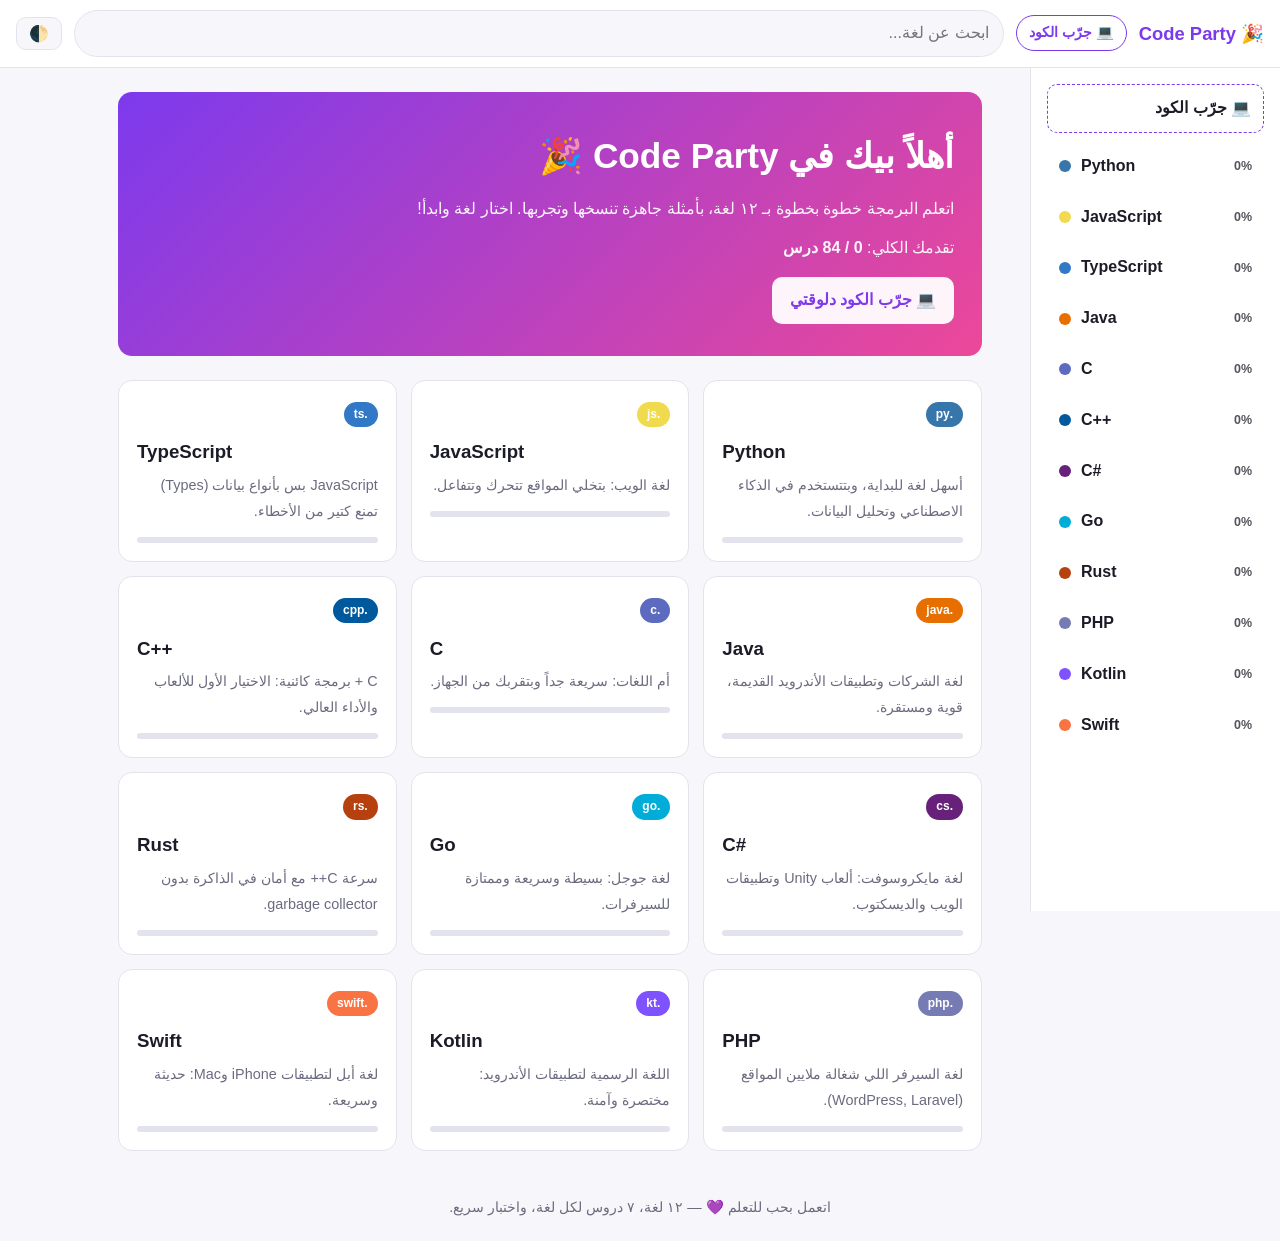
<file: index.html>
<!doctype html>
<html lang="ar" dir="rtl">
<head>
  <meta charset="utf-8">
  <meta name="viewport" content="width=device-width, initial-scale=1">
  <title>Code Party | تعلم البرمجة بـ ١٢ لغة</title>
  <meta name="description" content="موقع عربي لتعلم البرمجة: Python, JavaScript, TypeScript, Java, C, C++, C#, Go, Rust, PHP, Kotlin, Swift">
  <link rel="stylesheet" href="style.css">
</head>
<body>
  <header class="topbar">
    <button id="menuBtn" class="icon-btn" aria-label="القائمة">☰</button>
    <a class="brand" href="#/">🎉 Code Party</a>
    <a class="play-link" href="#/play/python">💻 جرّب الكود</a>
    <input id="search" type="search" placeholder="ابحث عن لغة..." aria-label="بحث">
    <button id="themeBtn" class="icon-btn" aria-label="تغيير الثيم">🌓</button>
  </header>

  <div class="layout">
    <aside id="sidebar" class="sidebar">
      <nav id="langList" aria-label="اللغات"></nav>
    </aside>
    <main id="content" class="content" tabindex="-1"></main>
  </div>

  <footer class="footer">
    اتعمل بحب للتعلم 💜 — ١٢ لغة، ٧ دروس لكل لغة، واختبار سريع.
  </footer>

  <script src="data.js"></script>
  <script src="playground.js"></script>
  <script src="app.js"></script>
</body>
</html>
</file>
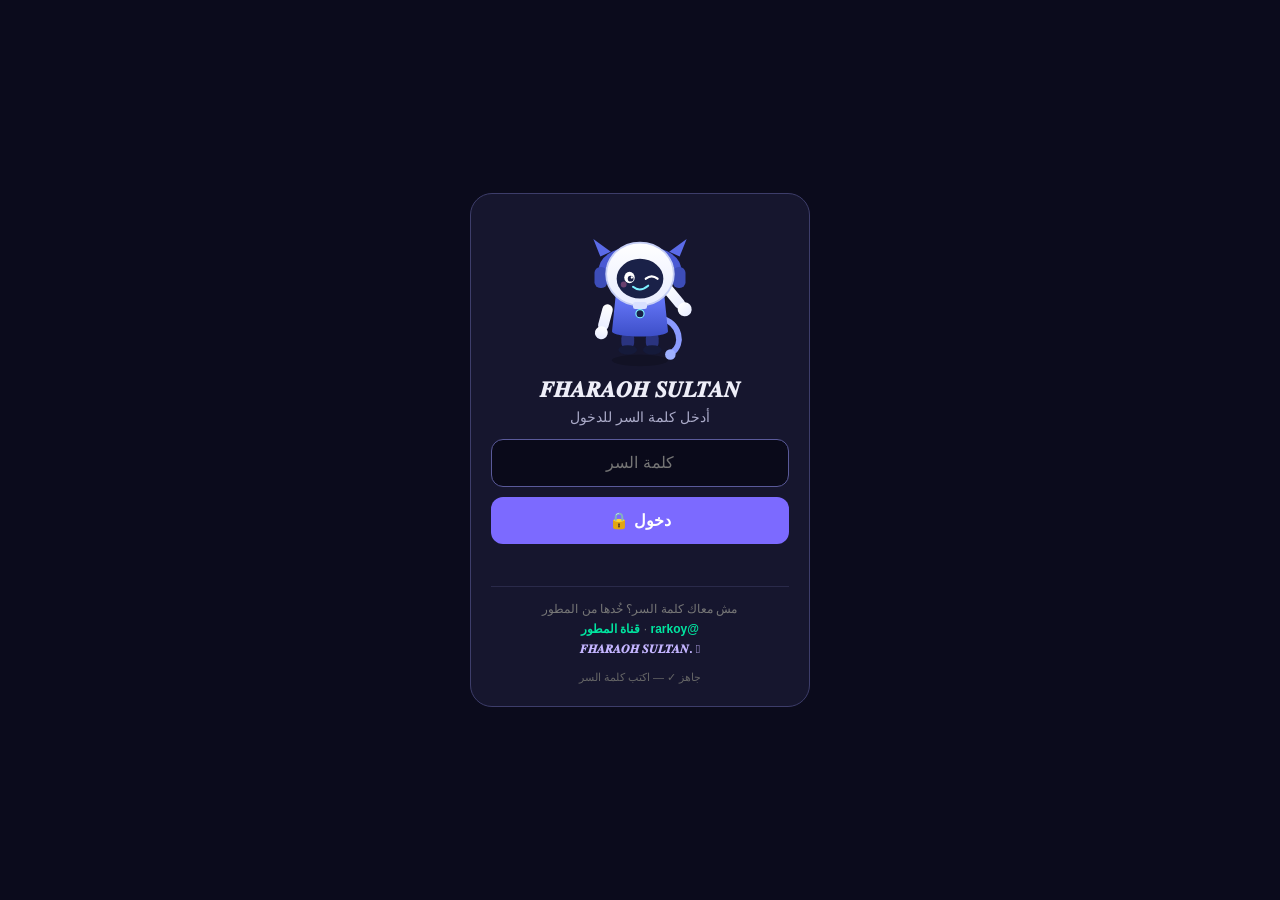
<file: portal.html>
<!DOCTYPE html>
<html lang="ar" dir="rtl">
<head>
<meta charset="utf-8">
<meta name="viewport" content="width=device-width,initial-scale=1,viewport-fit=cover,maximum-scale=1">
<meta name="theme-color" content="#0b0b1c">
<title>Portal</title>
<style>
html,body{margin:0;padding:0;min-height:100%;background:#0b0b1c;color:#eeeef8;font-family:Tahoma,Arial,sans-serif}
#gate{position:fixed;left:0;right:0;top:0;bottom:0;display:block;overflow:auto;background:#0b0b1c;z-index:99}
.wrap{min-height:100vh;min-height:100dvh;display:flex;align-items:center;justify-content:center;padding:20px;box-sizing:border-box}
.box{width:100%;max-width:340px;background:#16162e;border:1px solid #3d3d6a;border-radius:22px;padding:20px;text-align:center;box-sizing:border-box}
.bot{width:140px;height:155px;margin:0 auto 8px;display:block}
h1{font-size:22px;margin:6px 0;font-weight:800}
.sub{color:#aaaac8;font-size:14px;margin-bottom:14px}
#pw{width:100%;padding:14px;border-radius:12px;border:1px solid #5a5a9a;background:#0a0a1a;color:#fff;font-size:16px;text-align:center;box-sizing:border-box;outline:none}
#go{width:100%;margin-top:10px;padding:14px;border:0;border-radius:12px;background:#7c6aff;color:#fff;font-size:16px;font-weight:800}
#err{color:#ff6b8a;min-height:20px;margin-top:8px;font-size:13px;font-weight:700}
.hint{margin-top:14px;padding-top:12px;border-top:1px solid #2a2a4a;font-size:12px;color:#777;line-height:1.7}
.hint a{color:#00e5a0;font-weight:700;text-decoration:none}
#app{display:none;max-width:1100px;margin:0 auto;padding:12px}
.side{background:#121228;border:1px solid #2a2a4a;border-radius:14px;padding:10px;margin-bottom:12px}
.tabs{display:flex;gap:6px;flex-wrap:wrap;margin:8px 0}
.tab{padding:8px 10px;border-radius:10px;border:1px solid #2a2a4a;background:transparent;color:#bbb;font-weight:700;font-size:12px}
.tab.on{background:rgba(124,106,255,.25);color:#fff;border-color:#7c6aff}
.search{width:100%;padding:10px;border-radius:10px;border:1px solid #2a2a4a;background:#0a0a1a;color:#fff;font-size:16px;box-sizing:border-box}
.chrow{display:flex;gap:8px;align-items:center;padding:10px;margin-top:6px;border-radius:10px;background:#181830;border:1px solid transparent}
.chrow.on{border-color:#7c6aff;background:rgba(124,106,255,.2)}
.badge{width:28px;height:28px;border-radius:8px;background:rgba(124,106,255,.25);color:#c4b5ff;display:flex;align-items:center;justify-content:center;font-weight:800;flex-shrink:0}
.qi{background:#14142a;border:1px solid #2a2a4a;border-radius:12px;padding:12px;margin:8px 0}
.qt{color:#c4b5ff;font-weight:800;margin-bottom:6px}
.qa{background:#080814;border-radius:8px;padding:10px;color:#7dd3fc;white-space:pre-wrap;word-break:break-word;position:relative;font-size:14px;line-height:1.6}
.qa.code{direction:ltr;text-align:left;font-family:monospace;font-size:12px}
.cp{position:absolute;top:6px;left:6px;padding:3px 8px;border-radius:6px;border:1px solid #333;background:#222;color:#ccc;font-size:11px}
.empty{text-align:center;color:#777;padding:24px}
.hb{display:inline-block;padding:8px 12px;border-radius:10px;background:rgba(124,106,255,.25);color:#c4b5ff;text-decoration:none;font-weight:800;font-size:13px;border:0}
.modal{position:fixed;left:0;right:0;top:0;bottom:0;background:rgba(0,0,0,.7);display:none;align-items:center;justify-content:center;padding:16px;z-index:100}
.modal.on{display:flex}
.mbox{background:#14142a;border:1px solid #333;border-radius:14px;padding:16px;max-width:420px;width:100%;max-height:85vh;overflow:auto}
#boot{color:#666;font-size:11px;margin-top:8px}
</style>
</head>
<body>
<div id="gate">
  <div class="wrap">
    <div class="box">
      <svg class="bot" viewBox="0 0 240 260" xmlns="http://www.w3.org/2000/svg"><defs><linearGradient id="a" x1="0" y1="0" x2="0" y2="1"><stop offset="0%" stop-color="#fff"/><stop offset="100%" stop-color="#e8ecff"/></linearGradient><linearGradient id="b" x1="0" y1="0" x2="0" y2="1"><stop offset="0%" stop-color="#6b7cff"/><stop offset="100%" stop-color="#3d4fc8"/></linearGradient></defs><ellipse cx="120" cy="248" rx="48" ry="10" fill="#000" opacity=".2"/><path d="M155 175 C190 185 195 220 175 235" stroke="#8b9bff" stroke-width="10" fill="none" stroke-linecap="round"/><circle cx="172" cy="238" r="9" fill="#9eb0ff"/><rect x="88" y="200" width="22" height="28" rx="10" fill="#2a3480"/><rect x="130" y="200" width="22" height="28" rx="10" fill="#2a3480"/><ellipse cx="99" cy="230" rx="16" ry="8" fill="#151a3a"/><ellipse cx="141" cy="230" rx="16" ry="8" fill="#151a3a"/><path d="M78 140 C78 128 162 128 162 140 L168 198 C168 210 72 210 72 198 Z" fill="url(#b)"/><circle cx="120" cy="168" r="7" fill="#1a2148" stroke="#7cf0ff" stroke-width="2"/><g transform="translate(58 150) rotate(15)"><rect width="18" height="46" rx="9" fill="url(#a)"/><circle cx="9" cy="50" r="11" fill="url(#a)"/></g><g transform="translate(155 125) rotate(-40)"><rect width="18" height="50" rx="9" fill="url(#a)"/><circle cx="9" cy="54" r="12" fill="url(#a)"/></g><path d="M55 95 C55 45 185 45 185 95" stroke="#4a5ad4" stroke-width="12" fill="none" stroke-linecap="round"/><path d="M52 70 L40 40 L70 62 Z" fill="#5b6be8"/><path d="M188 70 L200 40 L170 62 Z" fill="#5b6be8"/><rect x="42" y="88" width="22" height="36" rx="10" fill="#3d4db8"/><rect x="176" y="88" width="22" height="36" rx="10" fill="#3d4db8"/><ellipse cx="120" cy="100" rx="58" ry="54" fill="url(#a)" stroke="#c5cef5" stroke-width="3"/><ellipse cx="120" cy="108" rx="40" ry="34" fill="#1a2148"/><ellipse cx="102" cy="106" rx="9" ry="10" fill="#fff"/><circle cx="104" cy="108" r="5" fill="#1a2148"/><circle cx="106" cy="106" r="2" fill="#fff"/><path d="M130 108 Q140 100 150 108" stroke="#fff" stroke-width="4" fill="none" stroke-linecap="round"/><path d="M108 122 Q120 132 134 120" stroke="#7cf0ff" stroke-width="3.5" fill="none" stroke-linecap="round"/><circle cx="92" cy="118" r="5" fill="#ff7ab6" opacity=".35"/><rect x="108" y="148" width="24" height="12" rx="4" fill="#d9e0ff"/></svg>
      <h1>𝑭𝑯𝑨𝑹𝑨𝑶𝑯 𝑺𝑼𝑳𝑻𝑨𝑵</h1>
      <div class="sub">أدخل كلمة السر للدخول</div>
      <input id="pw" type="text" placeholder="كلمة السر" autocomplete="off" autocapitalize="off" spellcheck="false">
      <button id="go" type="button">دخول 🔒</button>
      <div id="err"></div>
      <div class="hint">
        مش معاك كلمة السر؟ خُدها من المطور<br>
        <a href="https://t.me/rarkoy" target="_blank" rel="noopener">@rarkoy</a>
        ·
        <a href="https://t.me/FROAN88" target="_blank" rel="noopener">قناة المطور</a><br>
        <b style="color:#c4b5ff">𝑭𝑯𝑨𝑹𝑨𝑶𝑯 𝑺𝑼𝑳𝑻𝑨𝑵. 𖣈</b>
        <div id="boot">جاري تجهيز الصفحة...</div>
      </div>
    </div>
  </div>
</div>

<div id="app">
  <div class="side">
    <div style="display:flex;justify-content:space-between;align-items:center;gap:8px;margin-bottom:8px">
      <b>𝑭𝑯𝑨𝑹𝑨𝑶𝑯 — إجابات الفصول</b>
      <button type="button" class="hb" id="helpBtn">❓</button>
    </div>
    <input class="search" id="q" type="search" placeholder="ابحث عن فصل...">
    <div class="tabs" id="tabs">
      <button type="button" class="tab on" data-s="js">JavaScript</button>
      <button type="button" class="tab" data-s="py">Python</button>
      <button type="button" class="tab" data-s="fin">الثقافة المالية</button>
    </div>
    <div id="list"></div>
  </div>
  <div style="display:flex;justify-content:space-between;align-items:center;gap:8px;margin-bottom:8px;flex-wrap:wrap">
    <h2 id="title" style="font-size:18px;margin:0">اختر فصل</h2>
    <a class="hb" href="https://t.me/rarkoy" target="_blank" rel="noopener">✈️ تواصل</a>
  </div>
  <div id="panel"><div class="empty">اختار فصل من القائمة</div></div>
  <div style="margin-top:20px;text-align:center;color:#777;font-size:12px;line-height:1.8">
    <b style="color:#c4b5ff">𝑭𝑯𝑨𝑹𝑨𝑶𝑯 𝑺𝑼𝑳𝑻𝑨𝑵. 𖣈</b><br>
    <a href="https://t.me/rarkoy" target="_blank" rel="noopener" style="color:#00e5a0">@rarkoy</a>
  </div>
</div>

<div class="modal" id="helpModal">
  <div class="mbox">
    <h3 style="color:#c4b5ff">إزاي تستخدم الموقع؟</h3>
    <p style="color:#bbb;line-height:1.7;font-size:14px">
      1) اختار المادة<br>
      2) اختار الفصل<br>
      3) اضغط نسخ جنب الإجابة<br>
      4) الصقها في خانة الحل على المنصة<br>
      5) لو كود: الصقه كامل من غير تعديل
    </p>
    <button type="button" class="hb" id="helpClose" style="width:100%;padding:12px">تمام</button>
  </div>
</div>

<script>
window.onerror=function(m){
  var e=document.getElementById("err");
  if(e) e.textContent="خطأ: "+m;
  var b=document.getElementById("boot");
  if(b) b.textContent="خطأ JS: "+m;
  return false;
};
(function(){
var chaptersJs=[{"num": 1, "qs": [{"q": "س1", "a": "وهمي", "code": false}]}, {"num": 2, "qs": [{"q": "س1", "a": "demo", "code": false}]}];
var chaptersPy=[{"num": 1, "qs": [{"q": "س1", "a": "وهمي", "code": false}]}, {"num": 2, "qs": [{"q": "س1", "a": "demo", "code": false}]}];
var chaptersFin=[{"num": 1, "qs": [{"q": "س1", "a": "وهمي", "code": false}]}, {"num": 2, "qs": [{"q": "س1", "a": "demo", "code": false}]}];
var _f=["RwKwjj0Lb6RCKo6gMmvEpc7mklgGMx7P5jmWT6rlqDaX6fpq6aL7lq3OpuEDaE6eNBsVbzFS+KBe2r7oheQTIwWfYYcgmDmS2M532fgrVB09YvcvzikqerIa0EfcGGYRxH2X6rnalAiZUiNxu8ypMOlzG5LJ/h3sg9c6I9PueyDgr3qkkHlSrFg5FtE8m7HTq9P9hKQ/0ouqaAo5TKP99hI/vWyuvno9WeOGf8nplXhTnF8L9h2epGvNAfCBkbVvWZnXnzU5CKiIrQSyPdTI5F/jDuCk20yzjS6bA+j1z7GOlGhRGQDUjgHGiXIReYe6l8UGli9CCcDPbDAOprZlWC0cJ39m7TWBJX1wpcHev/fFLiX07VbbS6hbWUTbPkoQmw/sgnWpnuA5GemkDyrqN+iTlbDiiynH07MxuIbw1TkfBIgYc2h2/ExcPdn3A6lruve3YT+CPxzCe0St9hKEHXQPZpP/kc2k9lDxHmky7dDL0D/mQvDd","UxxShrw4AwqZFnbeumPjb6gwvgU1I3XqcelkqoePjcJa9LG+phx01opKMT3dd3udkSbZTfP6uUcJi65dO+/Z+IxsueOZSrscewTPfavKVuL5FbL7o0ii1Im6g91Z9enfKFCogppjTHYztxt7a6Cb2IGoj1JQ6ZiMYTxZlGjM7kV/16TLVzWlDs6QE+ilJwV+HBDbOPgPS86WS/5eC5wXbyd4JNnXzgUGcsubRPF5WCNanJl8A0YiNKemlUqdPV4eQ/H/Pk+tAn68Nty+4cJE3A3MqzoC6iLkU9ebYTULZ6tSxa8vMLwPqDcLBZIXJihoa9XEHPxoOVj94bYg0jIGKFFWTcf9ukRDVxsiDAcmBWXkSeaqa1yyCdwFOKwThmd78tYMVBLrnQKK6kGISVtE27OigcXScyDWnvoOQt5YbBEqmJbaXHDVcOeRuhOHv6Mb88hzRmcpnt0/iK8OtiOTWo5XRWrTo33vym8cE1rvuI3HcXVPkb2k","g4j2lAoLBLtQfve0rXR+mzRRoCkr0RiGcrH7MZV1Brfsu/+T3oig5VpWfDLHdRI/Mve+9EHXNnLG8mY9PDqxw3Q83T3v8r9cWzVBub+4EqLYIWUduoGcGV2tNr5jzYGBrUaIEOyl6pFXw9w7NtMFb/Q6hqFa1zDo97SQSDRxg0JiXIbUkbi3Ze8iAmv3sKH31tZBm+vZr0QvuY10P1kZX3HfCpvvrS++DX4YTKhrTd6P9JEcshR+ak0l9G3ESNn5w0GnnhJL5/QDUzgPEI9shs6hdNLNo09dh2qq+ix9IivHfR0MD25R9ISqiAclJ+mOrSwEM3VZ+QSK8ro3ucnznjHfdjR0nAy2QJKvSQLZo0/cr8RJatK5LKPTM7tql3TJ6qIUpaK7YsqNj/5ARrl69CWrd+EW04dYHbWFSztsk98spXEo9El3WlmNs+8ncwADEfQDX50gnGnfZXqa8KRu4wq5gCMej4n93SFIPhOIc0LuhlVESZjI","xtr024YInniK7gHI4kwhGHPjTH2TsWDai8OXkFK7b5StzVvvuaoMc+KBTZ0d6YGe+b0qke63kt89Zxzi10/G+RcHUQc0ZttT7mhzbZfUi1AYylCzqL/xZdWQ5EXLwSC+98ppIS6T2VC5hphpe0gwBt5w5kxD7fkyvI05B73fY/xC1k8h9NsBm3hfKpLpsmsl6DkJhNilJawhE4poEEhrMm0Y5gWrfYVkKnY02GcAgctmVGDGXPn/CFXr9C1xJz4SoXsRkIEHaaaXhBKOfJBcttUJkQUxt5zJ+r/Dsb13jFkJgX1+37R96wX6KM5a8QE+B/lTQ35Uz2LhC/zXAoOjlKA5e57FQ9KkjxqaxaJtSYdLqwtwqb3HVjOABPu0RXOBvpbMQrx321M3pjLOFIIu3Y2DPqsfWLLsqrcGh/TLzTLbUXDU5rub3fo5kairV1hIEdhOM4XUw3jBhcQE9xS1STimK+rHljTzRWaSHifEnpzWqaBAcOM2","Zsp2lMuesPchk+m76oxjf12kKmhNL+i06hxvpmvVj5ZYwoRmJ/CM+1ygCeZAVFNsRAkouxM92925H657LmmQnTyYpcHDcw1LCMe1cemM1gmNXDdmcm9W0sl2jIx+CVuXaT3ALpP1PFywt/[base64]/EwW5PSuL8a3BL8XYVqAGNK6H1Pf8vAJ8hac+VDbWqMZFr2oHm65oKKhXKiGb4MPDLvxjmASAn/kMMu9ik3tFhQgDGcq82nzERSV4LiHY292jNq8hdBK7YotHfEEEU68Sz9rhjMNBOO5SUVUon5i+nkqXcSZ","eLd7d5NHchDOpLil5/7/gayD75SK1UuL2sFjAr7ZJeHjXtjXxJzrILrl5CRbHQKQM3t809r4D+SdRabqp+S/pOh395GYvM1rAIhiXTxWOtp6hyKIkmiqnTQlrDP7dmvcA9E8KJaDNqlPtFkdnvGY0+m5aSjRpBnZhx9ou0T5NJOSGfxgiFd/Srw4QH19ULjg4Moy39yodzMWOrALo1wIBXyi6gEWjP3hFP6SmF7LAb6JMpwTMBxorRAYGOc/aiwcArH77eFBsGRGODWuTmCVYgsVVybbZyeLX/4ZihzH3HR+rxrl44PD/QTXe5RguM7t02FtQM3Y58lqhZwq0T7xqArWZj+f6z4cq17XcwgKbcBbBh9jolwwS9JHLnoZVw8jOMepa3sMA5od08uLhkRocnIeiaCOiV8eI4l6DyS6TScT0IhpU8xlkprYuplR9n3HEFRH2fv+JI7Wxebq7nhnCohj6NM2w6uCm2dboddJF+U2ohXQ+TmE","+Mnm6dJ8VMdzqdPHFV9bgob2lHOyD9v+/nDv3Y8ADeuLbSKXd4iI5nSVUGOCCLLz1pHHOJthdEy6x5wboc2UY2b3/ddKI6EqvdDbWXuPMOjBlibMWbxTZEu+uiKuTKjGrah+rBdgmKSgdBVbrsqR1rbb0HAbNadclgsmFuDMCZ4zB/SYudndMLbO3MJTEsq5MExf5+PN9ibDCSdmk1nZnUYuX0sjSyZvsouOq/LfLvIb2Pbs+/[base64]/ymEaRwLHY7f9Z6Y2uT2GB6hImMeARnz6XwqvNUGAb","XS5q0pw5IP2y9mjZC2Ik1Jv2BJiisMCsTcWdmWPivfmr6sgwmOXxbbOTtWqOQiGAuDRBy/dH4qKx1v+/GoRIwzpuJAktv1xwiJMHqYh6c72HgVALLwEseXzDrUdFyuZOZfndunj0jolhl01WQLjbdkzF+MLF4wbecdHjE+lH2YW1+neTblkZIOMaHj25H+zNmp/rrPWjE9bZVuyfLy+Xf7TeC2y6WYbmZDR/1rGkN8oIe3zsWjwX+DPzNhMB4ok2IQGvsRkwGm/FQWn54W8v9oLOItowRag8l7cuZ9X1ZTW/TjBWf9zPrtztn1iUmZ2GPQF4LbBA1id57IWtn40iInIczOMXl2T89sVOCZ6pmhhdzxScorRy5YT0hBMTOVwsaWlLHyNIqegh//3ratqMcBfDDuzpGU3qtHQOoLZqGoU183zbcrNNYyl+m5dR0a9e9v5TEM7JI3FKrSwpLs+uM7/WMEWWQzjK77T2Ciana97NctyO3FlR","HAvsrfy9ZT5kyrOOGCDdKhxh61NAgwFTCFc6vGHZhN/pYYYwOxC7HoOQPdA73f0ffhx5s2Beq+6B8zpibvo/BuUJ7Ezu2GQfiESAYYE0qaRJEIG3XmZ2RDM2tdOf7VTjqPPvRzP4L/NlUJGyCLx55pz7CJi8UwJMFsUezaG1UvBhJMF+bJTC9WiYrRczyQVN0QPMC7sOatkWnyPzXwcEHYTWfeBf4Vs9Q5wvGU/uYK80SRSAg5t8eN/HNq0l42LU8rMvfyv1+hHIBztA3/YG5BXOfbg9x9HB0sMoC8cjpNIDRJ0mEFobM99yUsEGXfSxrdU/8/DatZXLzA1nZfMKvxxTzd7TEg8BAtoOumOr5IpvOrsWezAKZ+WDDnUkIztSHodFpytEd38mRXrMoj7T2UZLyn686qlfDahq68a2Ka/q4MW20ekZP+JPyRM8st12fCjTcp/X9iIkno9oL2nUJDl8RArjd0gwzKFAGGFn5duA+a0ExBar","lpPpqvOfBe6bWR5tj9g27MBc6MeYHgxHl9Qwg6s7SfOUY+uxpRbvjR9TLkzEO8ngPLufeKGIlEA4K74rtOL5aEPU6Y23FvTdEDyUCEdY3cg59Pn3KZTvDWs6QIqBT27bc3qOMsyoznvOFZLl8xwIk6e19RQ2q8tIU4jjxs5YevzE1aa5UC8F+z1VS/ZEshw0Z/JSAMvU6wFrxw7OS1JUzYtowEPCMYMLOoHZDtcphE+mFm4BY4gnCud9Iii9w74tq5ajkKw/0gDkSCGbA9OYL+EGjnChhHImZCRlehVhozARNbdu6AfL/aYmGtLx8bRhF+KxTsh+s/Jc5GzFfBIIbNCsGaOUdeD5vbICYdhN+zN2r1gNyvKD+W61sseiPymS5ZZDvrCdWvOOPNl8cNlWvupT8DH8Ubn52KAANCrDibzPbnWJbgXOj5b1z3bngnhE9FMcRVpnAdvmwiQOc9l0Telv7iDwqII9ZajhZhm6JuVusfE9Ldfo","N0ZBY8ajbZum27dTUNuX0vh9zguaXNRu2uo1PhmpPaj/vCJKVvZtrrqY3+DUlw24chG+fxKeO8oOBXg7t9NCSbEunRyuNX7TV/IRNixozcAISclcOu/gb6mtgBsDBBT6PnoyM0XTdprn8cuW4oaS/gNE8DJlGhJ5rTKwBtPrkn42DnPCRGTWOdWEVC7VsK7FkkfjMGO0qj3rpvb54SJfy0qOCYMjCugwGzL1UpMIrRdBOknRQWHroN7carn1VphANJIoPU8Kji7SfvoO1WenUuaZKv7jXW6l56Jl/RGz8j8ZXPygAsjO868GNrCce7H1lqxn4fhBaQMS+OfqJ1O1yBTG9rlawUATVFAN3DS2037ELSaKa6jqXvM9xez9VcOZCSLKmIX/HJkoLA0ua9/hM+e8aqBofeRaXTGO8z8cq/oLTyxbL9jg79RHANY2Kq0q7cDdTfGhWwjsAXktmwpxzy7xWYe34C7lvjj3c2NFIx1drVI54KDh","dEbEFrd6LXkarI4K9n90U3Rk/9GXcxtlfk5BWg9fum+pshSR66O3BBmCTvMyQBj7art7P2o9se1Q0rAU7ojaODhUT2oElI0r/HY4XylCZOt6yN140fFJm5JkRxRGdWdJ/K/0cpfMibJjwAnGmTsKf54v7MYNOkg2dBNSLscDcQ77ruLyTE5RhHosBNHEauSCI6vStVk8ilPz+4l1UiNLVPF2nUR7BXZFyXK7KcuMhawzxRt0xPzR7WCe+9v68MKCrXotU1fbOLvS0L2DNM1vb5/9BF/tJkhpFwuPYQYJxEZPO7khtATYyJV4rLX/QJ83qE/OZzMHoMOQ0rqMTKTyFtQdo4PnRv/0rpSGsWTDz7TH6YIg3PElAI5fysGYKLGyORnYtM/8a/BN4bLLEAw2yEscvnmS3WAfLdOnslApkSOK7TrliSSu0mlsVANCssVh1pdu1bM9ff0ySntayA34Q2EmFTbx40jlLRbGs0gEVVJf0d79lxid","ALjPpBn1O1eQtvQO1yn54zTE2c+DGlvDxVsaJvE17Dnk/Vi5qW7l53rwP63ph47Wmm03Ynf9OKTe7ThC8CYF5l1S8ZJZGEm7qhO12Wr68qbw/N32jvYwiCuuvCqr54bR0C8AnrXrzDqkckVp9abMREHU88rsnvEx41kVD6kyoEFPmKrjdzrxlbUDqDoYERqeRjCnsdsTNO6Fp9GKU744AWqDUIolnBFmubbhZPK/SRpvpqlQXi4uU+Fh0fML+rNz9zgNhAZsy7LRdIrl2zMw14otUYDD9fuk1nWXzi5xhRsNoSUJzrWoIb4dAQkGsmNXlOCDfoWPvuUVSrwYOalKL9xLiA3ksLn2tvKeruKRuZhgG1Ua3BiiPy5LuXTkWZ5Rzg0E3xKMt1j/v7FvYpVq8J6EYtP7qRSV7FFrPvXhok4YjCfqzSzvMdz6DvTCjBEOWZUIHJhiFYz7ZOyvKCWC9ivhecVlcbich3lcxlTWXZpGCzTvBXSr","Ji3VBdXBvCfs6WPDQkn2tCqUjHyLJ0hIvn6tFOBRMpzj0WN4LJN76ni3DrEDrjNDMfN+QkRtNPPHx5lvII/vMfd2v/nlxln0KqhvmMtbaSqr+plX5/BneP+xKNG/Crw09e5+rEl3D6BGpkdu9RHRZCE+nT2iTyvRk0MYVtAGDcW1XwSM0DzOJix9yaKiPW6WRh2LovY8mE3C0NQPiXnXjtw3k/22vQn0mMD3pHwCFvbZeaIFbDXRDO4w1iqAJO2us4LDxI8vuVKK2QAHC/KNyCYt0HCtf2GBmdRlKMqM7JY/BB8tVNvTAWIhPa4bNhZr8R+6FsrDUMw9r2dnjwdkJoupXwI9q2cuSBBjIxp28gylSjOIohDSXVOkgd0huXLJZo7EyyOofIMGQEvyNyF2BQoYDy0kifICFb/pBycVpBQrRHtf5LKhPg4v31hVpunaTyqH7RntmNtUiY62/65XphS9ruO0C/4OHHF0TvtXlS+JJANbyFJP","+o84FMfAjZfvxa4pyc9riJCfwIfyo5O11Q1KCM5eiuTeFFyYO3a0BC3cmohWdPb47bPKDCwIAtLm3ss+FrBnJkZf3W37AqEV8IANYwNFEZcQ1+hYALisOgXcZIo8U51SAaMV/PlWpXrnlXEqMCFoiRwEOfw6d2WXbRBEvGSeU6yd7U4aQkg07mj1tac+5RIjAt5zVRHcRnYQZaTZB04l8K0pu4VhzWBTQmpafDpB+HsqOxSfupxLg/tc9frkfiuxT5wxzzG8rk0QQHVVsvycOa37+Qo85cQ2uZ87BjmgbI3brUoVrYOTWS8Wo3oYfby7nCGdwQDgHe2wqcHQye16eObHp4oI59GVgmfkI3L2XuBRceOsd4x09a5iwCDZq8Mfvb4YKmuEoLGL4YJYwCFWHnQ2TeBNaPImZop/xx7SagcROeYgyDrqt+hcmkCJqBJHn9O75Dof7OV6HGssvVGeDCwSMYARnab+5sQf8X4KdEwabyze9Zyg","9kYnV1x5JNS6kNNOFqwnAY6jzrJThGAQ9MPYu/[base64]/0zOaiDCeihSRXn3IipNv0CDXta64+CLl7gG4Tw8lMyJdqkVN0a2oNzzbY1F5XNq82uvAcBI1Js3Y9NpcCItAjHPfQJDs2Yv0qNYItlxFNqWoJpzUuPLr4HdpetWGjXCeF3tRn7qcuH4fw9TESVJqJtUM0dKcBbb3XyuTRTDO/OacoRjWFpWpgiHCgZmTHt5usBCETIS/mff6oC0SDbpg+8PbZFI","MajNjJoQGC9BYs8mEAmzb+kgonyaruZNB5YqehUn0jbzsTCmS3+hifufT5aUI2b+KkoypXbf+HxNYkTBH6u3RWXQRlkBYuwXhs0fQNqswCOm9r8+iDcmZQCgze49lTxoAHl5XjETqmRA/NByFt014hmGzkB9KdzekUTHHS6w+nKYBphCLhpVOvrMoTJOyHlJLvApXnU0ERGFWg/YjpapNcQrFa+OwONJ5/lyxIwY/UWpKTmOSlLkR2Rzc4rgbGO5x/v6Y8tnPy4R70ggW+ML/Sms6OmvuR1Dpx4U3qJ3n5kGD9l5XqYM43/87VTq50V8pi7tdSSFNIYstxyCR2PjjYXEpSgRN0xXQz0z9xgKVjom6u7jcyZr0SKmvQ/WT7Kr45ae9Jc61/yBAQkpZMAiTSoMb+m/eELv3DNSrq+7skfdj+YcAPEcH0Vpk5i1fTIjvgtCFGXzlxH9WJPc6rJaM4RYeBI4IpGIyRzrsx1znf5la8PE7UEQ","uC5/IxYa7cXDMBpyAMFUjHMjAvxCFgKiKgLTFiJ6UhqnuVSkWnt5k6q3mbxku8NWw/jVhDu7JCNX4DBkSPFR0x2wAMAU4ImZTZsVzkpwgilFFI3Gj8kp5XZs0mrq5J04QLo1F7kj/RqP4Mi/OfLPLScxcurwXQ+CdIa08xK4SRHxJUFqjhLKMhp3pRvb/E2hacKQbufXAg1UHsSEwdmtX2OvN5E/ML7s8qB8RhwmfyqfdG/++E7UIIAMHONNIPKkxDP589ChAG0cVnB+3w147v+m/cr0WksSeaefXJy+8DPI7RLkaRglKT9i6D3/M/bUm+IIXCRRLYluKOfz3cMitvjtokqaHtyPj0v465GDL7QjGlqdk6QQwKpCIAg1TQhfxzw4XaPbj0cBZy4EAKPLkS3TrSpjEsgvGyDh0go+CKD3LlEekvld7lFF3AymQdl6xjLNWcOX0wu8fLnWCLqi+CKdq7lD8GPe5T/FnFYOuXW9jQvKOl8w","w0+gAplTs0vexIoERnNiHxL6OxQymWhT2GUug0ce6lTBci4M2eig1JTqbGE2SC2TO3503QH51TCxPr2KZWPxBk5bzMpJLBUXs52dZOJOW+o19viqLzd2ZRDgRKMCAx77bf8wWzLMgQGWDT/5lz2YzVUxJNgbOXPDbkJ37HbdXUyP6gQBpWokwB5FfupCk9MFUaFOEcS4aOwS0HVtetL/RTsDLRMaLqdnXPrr98ev8QIZ07Nvf6hzqv3BCEV5NuHtp2agEFrAItnKSydHPKamLsB2fB/wLeHS4hCBk8vMkKc7jZIJwmr+zbpXv5EOUVeNC8zo7LD2dyBgfB8Ky7cevO8FbvikN/nHvKbhceswgdCveWUlsX1jB9PuCoJ3XYlM9yIIRIVs4KXM/CfZEII8XTGRXQM2dNEtaIkaNohJL2KxW87TDwPfJZN2z2w8uXhoeeJ9oGL007u1hX332IoiJhJvPK41etABHrv9LhHWIvFDSrSlAKJd","u5TWq1ugRe7pjgxKxyzUyX9GQt269Olc7Qkm7ARQlXkYT5ZaqVihZDSIn9z9Z8lPjF8kDJuC0yaxAUjemAsK3docy2f79UxxByEAIr+nkpJXkC90AutE1l13ewaCOantJJFqhpc6JqpQl7gC22NVeU3Dyynst4zY4AdaD7LJs0cUdUMR/wkclM4qEaispvvmVqZSqr5DM8iox4qs62tLm2CN8B14DEv5hYWjQok/gHtUt8epYxckiUVVo9AKUwcyx9V04F3Yq76Fv01insJuM7ReiUX9sb7N8miexcQxmtlzApB2PN9jaKOUkddcsOi/bAdF4+yxgSAfujFMbD3qmQVQPT0Yyk8QYdykXt7/ky3k+sCUOZZs+Fz/tHyIrrnNuXGMAohffXraLEcojOlDraiU7HIm1hIxwbqNOWQG6EVqR5Pwl1btZVtYz2dZEd4AVFaK35r7byPxoFySphrDrXDDBYol8Y5IUEAFFeM5gbuc9vfjed7A","Mt9lqPe9qFAlO9iDRbIY+HR2xCR3wLFse9shOvGsHAt7QLnXupPXze1kxFttmToHMYawjGV7+s7vNXIv2Icf55CkIqoYIQNYo4ucO8/[base64]/b/89siYikIMHf1NaqsHyUjOVxAvtkA2J6x5ag3R8MK9ZeCKNrzNAGYW0ZIpErqDA6kINsRwhDJGhnTpVHrqjj8pfyMqnaVENTtG8","n86UYKaS5w0P+TLf3mmXLW974WuCDJOOoceH6kx+iWtAS/C3Pbsg+8jVq4ZS9qVO1Da1o+THWmKe8ECZfKAAeqF9hLtbi1PWo8oOSZhgI1Q2unjzrXET+ngrpp8GMdZvcMh1b1JCuNfjj6idTRFzqhTWw/WL5EyP5ncHdQfQaEugYbZA9xwI58uV+aVDbOUdRAaWSMv6NCUuZo0AeRFXzN81eAYrZYB9wIWpZzbNXRLga07zB3CAaG2QgAf7+i+O32egHv1eXoKmfO2q6g0RrlGlwMeXBM3iHGa7rWaRyVMQI5K1LgNYPnV/mfOKtuNn2aSnzistA+iXbDSlcPfcd+lIqTaXm9zbnMze55QmEAsUVGr5qVXHOXqWaqsS2XznpVBLpBG0M9/MVXjyGpDcVwU6k4VUSKsttBwWJHNbEKzoDDTh7LmyM/+iwYgJOkN9yfRqVZ6ZCsZ00MfKi8G967SaK1R2ttlvv9G9QCURtVXvsYiJotcA","+z8U2vANMF6j6burhz5vsEHBVPDtw/OBAwk1MqgMsQHtO7hTsT7EvA5YG5ErFIKW0y87MCyvraK+GNNcQenAueYb4/CRs9y3PbQPjV6tzOxvCavSwpQV4OuuY2u07GfMprLdEvJ2DP4E1zL6GoqnOgZVNFQLsEthdAbDnIwtjco/BaGTTlVYwE2i3a1klDDfDgFHyXG74ypts+gJDEG4W2c21c4oDDWwxszRkMi95C5ZMuC2kM7s83W5R4lnMJmBJP3fHUch0TNmIGLc/olwfyXV/xnat7voZJ/2wojTr71BalbmHHf/AO4vGRjMdLCrp4h9wNKtgAgZNqB1EJDJ/b2J/TOcCqKN7NYBCoGsb/cIre1n3x8Zfzf/EaJQJzIsU2uTxtkU3POTfcIAtxhh8dbY11ZRy3O8xLcRzCjW37/l52WvBPGNgXbzCweYPkZhvrwJirqSqlBv9lH/yuIXTpQbevsmQD/yevT4dBrWZpfGo6/FEuW6","MnWEkIq5h2AzwRjNHq7oZzsm3xsTsfZia3QZ4rNlBBmftaZ+bnR481ffsyRSCzdWyyTCjsL5I9kQ6tcVspCKV2dxIRMvhgQrK3SrreBdZwcyK9F0nfVVhfvtFuHRoa4SDF+QKkAr54AC0Ug8+Hw+CNS3ClRJfuRx6icMaqu/Wd3sG4ZzMTTbMoa4U+1EeoGlzvmVaMPQviQgghPmIhFeATsJ/XsxTHk9syI9dNWoxy8rGefY495RflO7Ihf+ShQn1JnYO4jTaOQL8YmkMuQBwvBkKyuosUDZvhOo04xPPAM2x4hxYiRshCRmjHPza/z8IB++eI+Hbs855iu2NSTSrAhHXj+Kp/5OuU9PuKRY/i1f0kNe4L2yslHLI4LHPoEcqN48V5oGv7KXGRYw1mvNIn5hxJUG49AMUt7c0xit1aHeuJR02e3m+kB9poO7yfZxmauXcz1LOS2iKQyIi6PrbUbWx8eMi2Z6YFpWKKooC96c/zsZZIvI","b05MkHwo2cCd2vrxz3qeRgCdNfjywlA1gfN+153h+4QzGvhmGdT8tbPB+WF5yxn+RKY6EXKnY+z3uHqZIXRJXeTcveAMwbkZFjDW3+3ndyQRq3stRsHI77f/lcz3+aNreqHcs4mc12Nnuy6FH9jOcc2f+FtAMLbNTeN9qvDZoGKPYMMF5SdaHg8KRtrUE1cFoszq0CPrXRvhDGDE/XSZGFln/mXdUXvz/19GGlgmvL3H7X1ZLKxkkkZqYi23BIqB62v6oeisr2mAyX1IoVkC+NbjAgHqbi8gRuP+Hd3RGb80RPxdVOmLSVJytgxExa/6oCQMWjSmQH8piaXjyE9PBGsE8Ei5FfALLdffnwPmj2H9AzOhf/cbxNi2Z0+rrqxYQIN9bDMZCDhnw2ujJ/nUgPTO3msFmJohvzRPeOuhwqFoi4BwPv44rptE/yLWH15If/fvkj0RMapq6t937xMLnsuYmWtyl2A5pmn7Mn9V0d0IPFsBVVgm","Y/boOPiwHcwmrO3GZZPISzstV1PRAJFhpohKAqNzE7OFZtf7doE+Ub8fKgyr4SsnXzMc/crh9sLLZ7v0Xhgb9ZigQlmwaYCh1dqz/JrHunpYjELIe9Gsscq6z0m1wCOgIP4Mcaf2g9xZPvAzYETv6/zAmQ4bnqxZEseHcJ3mbu7S0WhyIuUvgDC/l6mshStXaqlBAIKq6PwXURfudNFv/N4M9U6BvUYx7YBy0Iwe4XEqW/4klsNt98zDWKQKjiyj4DPXIK06YgZf3gkgwscNAysWS5/XKh7q3KgPvOtb0b9SXZIhenporZT/ceH4bSfyNfjuNdbf6XWhyB9+QcS5VYwQoMB9LqIDFFrM38hgHYUCHFbZkgSJ+apjNifLjPr5PAqAXJV5LjX8xE+9LOlEnmVY95J/QGSlNl0Gd+2DAt+lPvTqQqBfZViaZMoMOlkiY5ZkFRl7LhrrFQ3T2JZyfuKkZjo5N9GcCOlnvD1M3rsOhVwnnWOz","fzKbwJoVFcyWf8b8Bt5tzfbSSSlb6nm4dK0JePAczHP/oyDzu9gibUk6VlLN/t2Rij23NHGHBP80vQpQ/o70+u3nq4TqRMX6glGG1hp0iGgZKavALK+mM9eCdWGoDjFpPrk8bQuGgYCpKnbLEgcLpqNfNSmI5GnppCKWEIsFFzjbtiuk7RgR2Fwkw9VI1wyp5dbHKqbY4NGhu9e9uGjRJGCswIRtt7h2A/rKHcyY2XTgFSd06wjrCTn0J5omzw9bntCF2lx2EpZOvlKQiNhS/1miAlVxYAjbfNfd4relfkoqldeCFKetDDWCpHkTreB0GDnlPr/Ytw+4MGMJpe5yMKSpVgj+nCotf5YohN6nPWJDPgJra0VM/PGgebeE3YoLqa5exjCYB9FPntG3M2ggWC2saPQ7A/p5ouWlfn8oy8Ce6K+QnD4HyS15uw3+4rzQjTwbkF8BZwhn0g/Ezgkb1BHSR/rk0uceTSB33eudkPV/PeN4C2Io","[base64]/jP18Aksyx+dRBMgJdsEiy8xHRMkQea5wW2XdRe0eoj7+iAgjUkOQprze8Ah9AI7qnXQkBlywh3VFubxPC3R0DbhUuS8r3TJIOjg8mFiNvN9syAIZBtyCfRDaW8vVtYUKjVqlq82VYfxOf6JnrJaR4yP761lJ/eKtIzwxNXSZc1uoszvQlH2ZTNb2FCKXHkZP/D3f/v4EI1ICAhJAyEopjj3AOSCMuIEdEVGdft420spgOufiaDmDiJgdNbntzr5xjPwKkm14n2xfY8HzOHa9HUBpwzTme","w6KYGkdcJZh1fNprcPVuBwh4kWZVpDSEReQpUssb7LnefHyJDSI+/w62ceeJ9S2Na9v5J6phDF67YeC+LnuzHt1RHEoDB4TzmSHey98vtantJjZFXzZSzP60v/8sE60LA9auNJRwVvUNunXnepgKWwzV49supbHyXq9a21KSRg95pL/eC3mpAf4VI3dLhJyjUemOxYWB+fmv5W8uJsylI0lu2hdXe/KJY+RnvXqpGPlDWjHNFEvxZ9uhyYAnEZkKC3r4dLa//N6pOYgeETQqWcUMtRLQ4oXxdADLj3CiA4YqZ9+vrIgyQTD6XB4RModmPbv/wWlBCFY3wzWXeMzPij2RgM9x9B05lf21yIfl8a6nH62AgWh19gwaXerdJfE0GVS1woNYfLo4jJ/FtaaQCuwAf1IWhoqdjnDwt+p+99Zon7Hg10sW44dBlDk1XNXNgi0h75kSxiLO4HdDPie/XM3fvkf6YIM6CcF1RyWvMK1T+XY9XGNq","SPBFSlfSpTHlpB6X6GO7q1lHYo/XLCGCUMrxlTg2WPZHZEp4mzR+K3eDc7fYWnZEY1VEeE5DX//zY/qGDHtqVgzo9G/ECn1A+qRpGuWWaETrktLlrAE7Mhnn1CDhcWPfoCt3oMTjdalJqQ8WIuwJ+rR3JgVoKv+ULE7LtByui0J0E0CjzLbLlnyOsvWamo4k9Dp9SHCliK157ywycmeolw/NhGFIf66TF8wU76TbWieG535MNH9Krr0ndBr3GyxtbbH6ZQ2NUBc/viFJY1rMnRrpbZVeQcsK1rFJfmB7XxKZEl7MsmEPZylH/X0iRNRhbZrSds30A082eeRiYh/GY65oPuD3LWE630B52v1FCUTCZ6M4Zh3AB/Va/LfW59skOl2PLpcof3cl7k4h7GhFTGxgsypRdmc4qdG42jXNKmtuXhFpuqTHzNrNAeVw8Gop6S10/DK9g7t/EBvv2phjCVkQ6X32AchOc2q7pYpTesHgsMsxf5AH","2ArvznHhO6xkoZH5L8vWi2IwmiKTO5tLFI4cFUL5IdIxcFDvqtR1tD6GnjLb/OTHS4E1AN5N6Pud3/b9GZ7IGUOhpBd6VsPXQLk3Oo+ZjdLeNKxR3Tnl/[base64]","Y60BBe3YZs6fPvgno/[base64]/A+A4200GeY99mOIOw4BYooM+DmslypbvA1BntaWKxSUMqucKKB8tVzuCf0NtgAHFXyGggA9IJyoe7U+aXoqLFlL71WoLnPPYISwVw+k75SVxo6ORL/glw6VlVJEiMHFAfTHwQZtHTeG17Mmxaef7artLKEAZrN6rZsp/bYhnqVVDtlFigut50NJlhi4zkz2lYpuMaIHhsCJraa/Gj6w4iY1ygo","zKwJ8z/98kCQTHQeQQh+Gm2x9UflPZUdLEyjy/PnpGfBlTQB/df69HCzAhnBQr11DDLOSnRBrk/niZn685mWQGzu8kg5mKCUdrniefr5KY1pGvO85zsgaCOg0QeqDUBFi2EulFI7kRWFsazpxqLGn0r2alVMboxTXh1xXneYUvV5MuuSgyhCdIwD/[base64]/qUrG6K/x75qQnZnWcJpV1bVkhrxlTzmqolhspWRo5gPilkvBqySqgOKxmeg+3oOR+7824XiyYdTP5KTJz3SRZRRGOHHGd2cgx","XfFPSUeeahNH/Tlf8Syq7RPlUomjZcpHsFxtcACYzwBAaXvmJTTD0CdEHlll8kAuBlWpYS9EusJ4ancnUeFK3kkRr0/wUHV5OKFZVcwE5FpoGRUQ7r7ndBMXR0oEt6gCqG/jomqirPpoZIU926IKaJHd58JwuE5DdAkeZSEIC2q0ljvUSfeOglqmcaxjf6KHjyFDiMLQTVXu+V7SjVVBzUFOkwJQr9fm95p3Y98WeSVv9UBm4KARC2q2Sv+aJOaS3n+DV9y8k65iSygznboRxFuthVM//UHXAN0QS6e7ZVOwxSeDt52KrAUfKhc4XpGtcq/kceuHtjzzzT6Rbyy2Kv1o0EP6KrGPWnCveyhWADbJ6XwrvVEUU74IBYpgWOr+qnPSQvK0aREB+TwNWaXN+G0/iF7LPG1fAI7K4FOj1Byi/s0wRJbUFHihMzgug5SbqzeYZRKjWELnGm+Co3nUHI1XwKMSuHn4/C8ibWTOT6y/hkjL1USY","xSKwrY/uIFPcvphd+yWNkJEhlIoe+0vsJau3Qllvc/CsthBdEkeWcEq8hpUuXWxCxk4FkLwnq/Rcg3F6WvUfK0V2B4J1rx7PaJbEl43+r/alxldnHOvuFU9ddsMmk8rVub4NFEwacv37D0O3EmhWbhD1tAAJuQECeyfAiQBTWR4NbdGdhDUYOiVD37riWAgWO8FTwnpf9wwwYvlIDZG+qi76O+rHG1ir+xyMRDKvDu23Rfhv8M4vr/VPHj54sptogo/[base64]","qLwDyXhjJ1Kng29uPWVMafnk+Qy7hhzz1fHSF/Ofbl+9spDSWqh1c4T3Q6lQA4B2wDaxn2TQeSWdAIi0QYx9WPg/GIvbHtJrkN2QHqk2+nrCu03txq4AdVm+6GEqMegSECq6l6xr7982rtg+30wpDRl2cJnxdoyytXjU4bxRSN7UYLy1rbmIepHCeiR6cr0AocU3BYS7s0LF71FIKML6FY/j7O11C9XiSGOurbiJ8Lx0qtOMdmuTdjaE4fXN1UFuQKTNbkxqCTgCpGqiXNbAOXn16rGohpvW4OGN74968MgGVNea/bNWiG9oUJqNtU8GJTzhl0Ds9kh9LGCpHmCROuVSZRcqUnsJ1ODrcK+GG8cDrArMOHJ67CQO/1lD6gISGMjm+9ryXEz7UbKZJdP1ipkqAADw4oWWyaLi/KkFsW1D7HoBAgC5c/46ok0RooMI/NLfhujfjPqwdKkHduuYCpn8C924/rCADwSx37jEcz4ozecgRwVR","9Y8Qt5YYmR//ruhFDKMhd0YIxIfyWSpzKqmOOUGvY/p4wM4Wot5hCE5l5E/XPknjGm9prkIGWbqY6cEzoTPB34z/UBbXUO9KhRIwFlfisReCOt9Xm+5h1Qq0jU3Y6f8BPt3tCiMxx/[base64]/HUJwvjqe4vCL6UsM+H2vmspH9/nHejqQQkf/9sN/gDvtYhxobvznBRHpua9xPYZMhE+2PQA1lwvwAbBq5QnOZgmTnqQgwij3mdHKRPY/R8ddxf59F6tASBQREmeB7/Zr2NogCGL","j3V7S9nS9/n+AwAWdPZzm+VumURE/TMeWpfwvEJbESrntoSh4zn7PqlTxYizQbQgPtgNoMHfF9dZRZ8eMQ+mhtwOkwma9F/TbdYBKqesFEbdri+Rb3Oml9PseZj4hD8AsqKiZM0KQNEXlIibK5eH4Du42QFDfVa+K1hcskcjgQzoFsV22IRYFjHHjr5x1hMTL5wDUZnaPZhunvhaYQCPhzSV3cZsBIqKRHUM1J+hhxeEdLuwjqacG1zik/[base64]","[base64]/rzzeWgJNygiAhmNmuNErVjSWsb2n15dGhT7fMWOvMu131Z/RXhDRyn8365jDD6c+2SXlsI/IN1Ed9CqCkuyNPlLXAD8NmY0VX6NYPNwNK90/CKmpl7laptEpDjOjgfeVH0I2IBFcwRgBBImlQW3cuSrHvWxrNwDhUwCJA+YNIERgqYApwjFTcw7Y5llEhUydkpZY/ZDtqtX20f32FRIj18w82RKUlXMc+SNBAmGUK1eOv+yA54s8aP60n","/1/a6D08woxlI7TrOLA2CenybX/HY6FCDeh5ownIgQ3izhdnfVclyQFp867BYx5bjRaABraF4Sme2UfegU36bJgNi7uwHe6rw0rjkFkp7sv8ud8IFLdx1nW43j2KK1Kp0xI6+YjSfmFExoJSSh+/XZm4OKKM8dljRjMhwqKrGMVPgYsLFIxH3kqEWQhbCqjyS+zJfnUo8fVZeoic31cY2gwHUITvFM245pelaU4JMwtUO2nsdwRzqkSTUNIbHv4J2GdXiH4b28N38Zo63UWXDwsq9c2O4TSvS1BpojkzSEFZmQ7YemdNT25XniwJSck0Y07veBJVMeEYz5a/TWDemVphbh9Z6ytz85SEf2JcusN5PtLefKEDwf2c9/DIIeAhSVXVSqJfosdL3gcKTvQOqbnV/6pAnvgEuIyON5ucxutmQK+nryulcxHnF7xLquczWjap+EVLrchHsTqy7U+gHlNnGhQDArLFgLuYwfVmZd0QzRe+LoA9","Ff8Uzm8IGU9aZ2KHFC9vSDd6LwMW/gd5TwOcnJmP0QytKVSo6UZFXkCSh63V5VfUZcWTo8axvmMe7pTyY80gPmp8hgiKFnzdmWrg2bqxsP10H9KC071EV2J6UpR9uviWH3Kc/1ABK1l3Z91zy6tUI1MfVvTdtp5TwWv4Ce2lEB5tV9PIbvaouCS2dNdrhVVQD5Ku0I4tfondSUX0hAZ0HGNe4gFr/FwO//KU8MpZypReUWigiGVg95ZGmtM9AY2lhfu+U3QSFRnC+WBnNwlrPs+6wQy82QDQwmnEFpk4MdXHJMBSlYIfocLD6yDh1oIK+z/x62NDBtJeUUbPMTeoadhLIfUkcn+mxos4pZwjx8x5J/KPSzSJUeRZepGCawcq7/EScVe7d3npmnBH6tuU0skqGI13Twv/tuwnObzMQ4+BKQ42yA0v+ZOG7HO6VPu5jO+H1oIu9UcuslIyBFd3X/mlrATNEgQDiSwvBiB0EXb9jg+GNOHs","a4BYWNe3Fj9m3OXRpsVvt5o0V9eSLqsccN/7/tOA6HCD38BMbgmxDl703K0HBi16qe8227e+a6++IzwWo29dUWIk0/W1gyq68M5j666Lxgr24x6IAEQvUDfCdrN7bZbsgbRNz6msLrXNDlmC/Ilm6r+RmoNQ3D1uSyDaIEj2trTOKRrMExH/FW5gRxifygLzWt1VSMeqxYj6z3k8/ajR9e84CLiYXa2fa6evqhsf83JHfqyJy9g098r4tIA3c3glFOD32IlMeIht4GwY5ihylUrDgBhRqobI0o8l1/2ZriTFtMjQMb5uQjv0qjJEHIe66ll/U6YOpEhqlFeQaaFbwfjbdG3kBK2cTyaWuPctPFg6dcdyVuzKiPvXNQbb/nH0N3PhOXdFDGnKqtuUk8gkqDpM+y9DghSHOOlDNdJW0+h/2g5rjSeLQkQClTgQPcGUylpNwHQEFE4qt+cNH33D9n+jEbeVdb9BROCP4mk4H/0FXFQfpmBY","Ecw+qd7dfdBy1y9VvqQqZ768rUEhFNsfnyeR0ycwgh6a6yRO4yivsga4TCdKepKscPDuOvIVY/VlWCQaDQE5d8BM2lHbROS8RerzJqBsWYl/9fnZWruLisPOoo8Cmq7uaQUqAosi5XMiBgCCkcF6Q+zyNOkUxR6iypWDBfEWISIiDx01Xk/MY7S6plyrfdW+uC1QZl2sr9dSlUf1MlC4iEs7nBObJIEFNwbJX6d7Dp9l1lVWY6UYQiDwVFwrH/OTfOjssc8O7kXXDDiV3WxBjb472JJ2Pxq0iHMzSXbcnaFRjnZS3bEd95iOw72CtMPTjzdGTNbdpU6pQx2mWPaqgd4kR7saT00ZiWUwn5bgUFiGRCC+7dA/cf1V6otobCO9lktRJ/caH+h0NCb4oPIBo5APYOIs9IW6LGBWXVY4lOQdXU7JWjnPC5ALa5DmdnFtu0YIW4m2OsJd7ailELQplzmeZzvzgoF7ipcJvEQcOT/aUclu6bkC","a6T1d6AuEeBSxWLqf/2aG2RmaZ2qc+ZpJFb57Ue/BVIo6zJk+eKFiYCgaxr3YDJS/9qg2MvUhhxupc2D4MTXNXaoDRKpmuU5yHLNBEzGoNROSlkLTgVSDjezRLMeDiTQmpk1xiBzw4fjBBojJm/iNvgha/Q4FaFJWiGlknR0T80wbx16bXPHuwD4zK6KcqLdsgRbWAT0LXQShGx04Xg50WZdNlo9u5XOh5gcJ4t/[base64]","hhk8dZtUEvHhT1nUBdg2j6ERu2snkVMe71KcVfKYp19b5GBT//t0QmwG+GOn6PgiGzk0N8dnntGNUv+/N7BWzexL0HoYsBMVb6ySnZZOH/SiyFAD8bgCxFq8YMvS+0EoAsslO+83XxbU1rgYKVlCd6MYcKzYvmXFXnIaJUwNkCn3RRrbZXJ8YML5x4MHepZ72hFNQNMjnYa6hLxtOblSBhrFKWiavJFa7o/27YTJ5KT+RCGHpjY3zZeIm8PPEA2j1NPBaErqV7nIF3gIEtstkVvIOdZSLRo3ftzG56LKHD2XrQz/cpLMgNl9fmS/k4BaeS5ClNuV3m0Yj5VZCLUYFzvGzT4bqcGLamoS1f/3mkbIVJDkTVgoOwwuIDwA6HGjkU3/HY0RNK0FtFoRlDyHF9vW/3XtH2lS0jG+5OVvPeC0ieoZdkgCjMC4LK6BQh+blYEskU3Ts8J5ppDQSx1Q0o5Wm6UulkrRoGTjCaWXOlP7CGSYXiSo","dh5ZNFWyyqwd1iwDmqUzFopgDKC6XYGamRaEU73e/oZ/Nejdt2zTc0M3xSdluk4F2yzS/KZ8qr5nK0TWaw299Vz302wfqcIrUERhYgkUX/b8WIlHsv/4yTxkfWwveXvW2ae2yuPE25+kJUONpFlTKtRqM5TCptX3tOvgJc02LxNNHQkBIQh/vtLfrDfK1PYIN4v6k5E8FjRLMn8K+T0UXLXvtS9YRXk+e7RPtlZHrPVbeHrimsjaypPO+ZkBtIosqDB9TCCsdyE2JWEWXCMoFQzNdi3kzi/V/1+cWKMzCK/KXiGQuxnAtniQBCvwJRurRgbR/fjpAhRkSn4f4pE8XLM4x8y1s8Fy9A+C3eeghlayudwWLAR9Lu9cL5uN+8GjEo+joZocYE+UKn3t3yNQolJzBcg0wbptL+aCutsnJ/+H198iQ1nZVRiByKlDs1OJV0GjuGn9OLoIjWV0hm9cMrjMiu/7itQDzSlD/5xB7je8Y4wc6Ts7","ln0JG6CyhhGI6m9/KEwqFUD65aHB08xMTm2LtFjwPUn6etTJaFj1p7UPd82re8XNffqqp8YbUqeATTz/iqaHHPI3X4Yr9QF9NifhNWlNwbimGCAId/NF/KnhaoI596GHz/LcP9SkTipfgJKEgEH7MDbSEOAbsRT7TR9XJ4XWnxej1N3AF9u8XeHowCJyBlaw9pLgdFFnZuGxUsxwsijYEwpIZXT/F0HwjzwlwQgmNJyHMy4QEmd2xWNBKFYmKfRApR8H1EO6wZmdDNgMVHuwe6vScZDOQjscdlplXOtUW8QToOjYf4jA4zXHUugkKI+kcr56FJzTY0logFxayZZeloqDRXr+iHca6OzUsJvaEztxpt6UQTmD9waZUA3VGi7uT0LXAdk/rf3W5RkB785rTpfo6OGciLWOuj3dF2w9GCI7E7A/SmTaruPykqklBhihAvQetTxcUJsOdZWEgzG4EvTf+NtfNLz6E0I7aSq0TH5P8Rvvp1Z2","W57VvYBEDl4HgdyYdxVTX97Nc09cWy5anzxDjayJdMXBQ6HJ892gtbpSKTByNyQdE3h9AWhtaqjniWzM3FZxwyVmEmFz0NwI0JUW6jF0fo6yP/1hBz8okiHmHqv7CrndgcPlFqcnmMw6Ufui8NhRSTg9OYk+akwF5yuJa/RAyFdJawzq2YsLDoT7xYqjJWmtML5OSiIxPAFvGmkB8JwMouB1X4kTQDEjXdinioI65ECoROKKUr+fwPq2fSfZlz9UUb/1Pr3KyLQL2PhbqdAJfQk76dqqpPx4/cTozvMIWqz53pjgtILm/5VuATdf8bKO4Y3ikZc1gDfJr9mo5QLOOasyLNDEvQGcg/hjoNfKuW6pKdJbu6sY/tQKyDRJ+qzkGR0f+dutUxTGi3lsxxVD9r8mowhBpbu02WPtPImRiliyFvCyxs2HwUvs/CUOY27Akqa/7/WjwY48wN/O6HVTyQ+Jy5KHDu11ZUlLq9UkbPb6S0n8+MOK","yA9zVj2JZ6hRze6rOqYenBjtIWxk9sQQ7DX6LJ/EhbxB2i92nehA4UjdOo9/K1uAImPBgPVWtqc/WrRXUBWekqKsx/PngWsgWDXvexShXgwmq1RzZA9A/M8wLxkG9V97EYbUvhs14oi8h+xUAvFbuAGVDFnJlqwH9zVg1y1OuGSHv8azvdjjLI38y/4qTlIyJ65OjY/fsgrmAvrMjgMYAdg/c2fkVvfolgNDKt/xXiy7Fw/bardDPjoXMtTdHHUwnTbEXZWMX3YGMpXaL83IPdu3Cb3rNZjKNSh5+RIf8QOgVyZ8aIgVsvpPg9jLHBlK1Nyrp/iLcZx2dvTO+8AncBs/yEUsUbDrIXKAOy2aa9o80eGpZtHigAaYfxJmbsseODCRvv/wpzFLW97vv/9wBlQ8QKG0q/zQ/H//PezoashOUZGYryW6PYiZOTtvLGYIOOkZ0vlIpJptfPFGFB4JdCdum1aBjgLiAxEJ6IJrI17mh9PsRQu0","XhaiP6IzT6TmUf1skSbbjmvYhJZHsfh4mHpJ56GQ4Gw66wYuxshfS4loIdHh/b3xboJlA62yIr9gUSZSmA4Yfo7WyjUBicdU0l4CJA3YTOZ+Yq6fyHgbQ2/h15ABO6ya9siMDmr+GnxGheFM3W2bQkvp00GFaSuaLo7Ee7qBg/FxRfRIZ2lIZQUppUZ1VM3Se6MQIdh7VGSfGEvVMLQCA1zuHHffkUbXh4jfTol2MPa03tshbGlpvMTRkmXcLYAJWePka2BV03bfzusLa1jpsb6YEZntPMIGPuYB6B54jTg0JJw2T/exJ5GzO8GXYRB3awDezyRfSHVG05W9EBFbhmN+QEQvkvQ4TpX/Y58g8wdTeWr3dyPkygrM7eeV0vpEqZFAgwKYjy1aSej2uQeRsG6J0dMxiHnDod8B4jH6ramihZgVabEoacIcMkWzbEjzA1bcSMkm0N2IY3iK6siS1sBytg0yuic2ZmQvA+Jlg6hrpUuElB3g","5av35NFbYXubef/1A/9Nk5ODD5iaVDrO5cPdM1I6F0ncTb8mzOdS0oeRcbaXWKLLy2Fd3aXhEiM9kQsYe6noZX9NPj0rtsOQOE9X0vGP/t1UkT4AND6iEO7boehb+2ZJQ2VOejpvBKItKRZG+kqZAFFqAVpPxkQyBHDzD4kiqLh+lIBNX/fLmbXGymOUqTFJcbRMJrZc9tC5JCc42l7w24NbhnD6CoMGVzZtcWfRS39o3QG9SaGY6+pxk+IHB26GOvKne/dMbtFNkOIqfiQX8XqL8cfbJq+m9h8EaGp3C6LMlSFo3cACB1pssWr2HMocdwg+4Of54phnuKMyGaykNg5VP0tIsHptKJqsNCv1bdOMr89rT5Ug+h9sl/GylDuyL8s3gMPistLxkrjh4lvk6YYwhSZ160/gkB02V3icRbO63hAbmh+AJvskkX5z0Xqi9AjtrQ5FsqvTZYWy7Il+xpIY9f5N555HvfaHg3FfjCicieBe+xVo","0wzaqXiNiRYl3qOqj4lcsPLCJtgltV8DxIOI2/A7V6NWrevIAtoub5znecuyX0lGqbCWxekw24sZUeAe56i/HH2697XhCBJvfShcd2jkvYbLGqB+WkkbQqQtz9SBamfidSjg9OLwTLVazAS38ipHAY6qwDMHbRP3VzhxBE54J1Z3EJRi2v0Vm0rwxovvOT0b9wAfAT+1iYqXZD3BGyl7dH5E/RFP2eaRiJkNyTTw1gV0f6wPTzxIwFz95idqKHNAYOl2f3xSh/w7jiQ0ntC75lAMHQ2gdH3N8DfG8Rc513rGfJ80DzKJ9MMEH31O/85YG0hULZslq3m45GX6EWww3igOk6b3m6uUI5j56mnHQxOkLt0LUb2QDwL4xl5IfD6ojgruTyvZAqoH904S3kNWqk5gFhu8SBfDbVnUE480ecApLnYsSgUZYUx2khg7WpDDEUuutWDuOuCGOaGtZ21CcXYETCVVr/S+Wj8p1KpLctvXqOXoKysz","HRvr5Rm/v1fLEiJ8vtVixlAqqA4vmagodXH0NSlI2o2F/lnQ4NUKue3Y+e4y8514HIuVFucwu3Z+4dQQDK5s7OaieX/Mo8k2o9sYaYKLbKWfIgDxMZ09hzBzwfUsiqV1OYhIIuoH7zenA6m47AH+iv4xcXd+hK+U6uUlKRNQiSz4z0pGnLxg9M8OgyfWyqWCQ/u+ztyMRSocFqqhTMb2ITkWrRTCZHrCY3A54/nB/FUoVioIq1+QIkd7IJ5NXhzjdm7rhkY/FsDh2C72a4FTERDzHzziJomnSgYhZUeZeNUKYtJg8sKZ+mgYyJEecal0g2oY46EV4Dzomrp8xeqzsSw2I6ou9fEwQBkiyL5FrPkFt0YiSTt54JSTh7N8xzCW1P3X5Y9jWCl40dfMldX5vEbJ0I+RGFv9Aiu/mJUy9giJycKDx7J9x4WKXpsrMxin6lNeUZK3gYpr/H0MZ46aotoe6tu6FjhaCOvBElvRGPdHTC9t/TkO","[base64]/aKB5bvYR/wUDcuvPEUghAmsNAjIyl2V31l+owBXxR3ggIpohdX8eh67A+IZBAmQSlKm1mF0C22se+gXwSWALu25/WYF4bJXUdYR561Y/Jd0xTXEg6F9E63D4+qK91oD40Et7OreeyRCMIr71D1oHHhTlm4Du5CdKXH/GqjTuF4Nq5hQ1ixXzfGM2TQNMIs5sXxb47HxquWXVKaRR5vZyyOqqBfFk+u3ybxLl47ORJcpvXanWqJpoMEmdwDYm14qY/30eYOKelL4XQx3Z","U4/8Pl8D6RRNKOpo3hcqhQi5sCfsM3kQQvaoov4p0c7awOKnlJbbbnNevj4GQGpfsnVW7CteCMuEfasoljvpCvgPdLkpyNEh9e9+/ZaRjNPGyUkNa3kATCUiKx46yGek58+tVD1eOqRnZhMwstNHvmqXaFmK0L4UrabhNP8qNKqqF9jLRkUUXzeUR8j+h0CrTfvSbOT0CRcssGuASAGoiDqMIyoAvHa7cqa5w8hs7uLAJ4/lLf03KbQozEyz+SulgmmOPRulwXzbK8WEG9MC2AmVIeyKUSu8ycsuTT3eErLDPZ68w/NYPT9W30ApaGMMn+wm3sBuuP2V5t/lSt+3U9Iw7KlQbybjRfPw1gAA0ahqubTuRyWLTagCcsPXhrvxKFQNlhzVGvw97OtI6hk6VhLUeNEp0hkxRIZ0J132yz+fSGnZt8LHSRMgCoSzkKf3agvNKzNyLEG885h6w1DqK8EGfHm78mTCKdQ/NsxYZ+mWoqJDhYPb","rtWc6rikA4astsHjOVdTuilrxBVpfiwGLGJPHGePrEE6LP2QMSyDTa3jmvqV1Yj7CNe610Bk/ZJ3zOE69r+kbauhdgVF0ezaY3lcAX5Q0TZvXin28Kck/eynIB2BM4ZfN9gSBxKZ0eP1IS5dXyIZn42onUfOFAIG6sTPYlBokxZvJhNtecvPfccbuM5XEMHpY/0uQwzrfzvrwn7ZKHH9BRYWjuibALPHPe+vRwnlgA7P9GbudQA+FPfeY9hcf/nmDl+xm7pftexTgeJVOqIJRDiqH8jLclUWyytCbancZNIrwi0i2f3V/Iy9z1+yyqrDDdxF5oVdxTBrS1/2FTCSAMWgGC6DjQx7bwdlujuZ5r1lkUvNwI03KPyLSRTs/4En3ee9cXpPLtprWXSPO8lmEx/n1p+YVGz7JgrEA3A/qz2iOEPuwhSivttELgFoe/MoheNtFBe2SVvbcamtMfYI6QRt/2oiabdFguqffqiW1FrX8IEjW1al","tYs8r1TEWx6q9PvmQtNl8F5oquQZn+0DGlvL9t4jGdQKqUWCeqFlDvc+F5M9IoJlXi4/F8eBIwLU1oUEZBvgbuBWyAvsvJ02iY8fYI3exq/wXTcI5iCLeWDgG2wnS9mXe1K55j6uzyiLqEi5ouVgQx00rcUn/EwJ7hWN7n4qYCibNCWmQSGQCZD4n/bb4ub9LjPUzb2xu/kmznBMgKY2y/zNNMEvJptz5E+cm6qi30MUy7f5l3EYMfZNBYMLbsDj6IXEgkplWxyqvKl/HGARvDQ0m96aeQBEpt5wC/oufAnIryKLbrY5B8FXffqHtLz+Jec1IsmUbfQfna6BHk6KJHkmctlNrA3pm+OXSmjXU7KXVRnTriabcmbzUDP70B5vWCQHTpiOIGcqba5wTGGBiiUPgYnxRPToGxcNV/g6XORxLlOM63ttOA6ioQmy42DiV9ZlLUO8cTV1a64CI93q9FXjSLz8BC43oRPYLvqT7mfFmQC1R3pz","edNIROVVCB2BmuWwr2gFSuBX072clP6QpUmOt/8pCDKfwp5JIfaqN+HHtrEUmLvbRf/MF4Ci+4Y3eDo9e8fmH7tzoC0o/30M7dhtTLoZzBA3BBDg6HNAL0yhG/jeD7yEQSxQaVXNrGpSajjSaAXKX4PZ/BmSti9buOSbOyQuNnlaJrmdgegcJR6zLcz81KSOqN63/SKnbwfs6E/kUIyX9c3FMyEJic1m++7t5aLgKl+dNFscEYbj+l7FKuqUtXQqup9WfnLttmwow3oNalxAh3M2nLKSQvpMh4mRk5SP1imv0Mt/wy6lr8XJTxVJngoRYqIbbfWn4m3wi1Umib1rSVniXsLnLj9L8wGg7hxnwUDhNpb36pCXs5sUcPjaFdIANFq0hlQlcFbx8/hCb6UAjcpc8KWJu3Eu5W2rgIrc+gnkYYq9tYS845++tQ72bWECZf43+yhw+oAyBzwfepS2lseyzMeeSVO9DwWFgizUSaHYxAIbD+F8","rY4gZopu+NtuYBNJ3mjrY/tb2Zc56aJ90/WZ7LY4OinIse5Z1jvOj1lkjbnfxGL2mfvvbLOresyux6lBg4zTMOt8Ed7PqEM2syAOSdhIg1ACP58BoSqjtm3BI7vsh9w8h1wTw3X8pn/XvlKOA7HyUVEnv/TF1sDt5wl+Ef38iHpXE8R4EtACctKkiv9tH/ZQOQL6BJc4Pf0Oocrmv7GB/AqKa5oEwkXbb3kskc8g5NP1W6EqvjxOc4EnIX7mPs19p7ED9UtpQHEFikbLydfhj7gx1nseYRLj9ARr+mWYyPU/wEKRy2fkTMGk++0rTAkxPO56DhVqZ5p5Y4q3k/YpCVERdC/55llNdccGmqWKe3hVlG4db5HVbV4kRI3wDAr8GCcSUtAmbefQ25KVmx5PnwbFl9ObSe8g7mm1fuVeA0mSFJoHoRAOqzgWtcCTmEgZ1ieas2uUDXCk7t+E9ZyTLGxNTkwXQykpln0cQnzNHh51myh3uwtf","XeQMBF+jODKV1rUYl+gUvHItea6EGt4Xr3iMFfuY08GLUYhyr6nZxLymuv+qURzhppypMZpO8/iRmtovemYuCXH/lcwcFFj9/3qIKrMkVFwQq51BgKQ5AVnnB+wS+v2DOnZjV4vYwo10LCHEnmAfb9F35S3AVLHC3TRsEYeFKb7fHAyL7Of0yAy91H/kvOyRBPTPtaEOS952PA5jLIBDZ+73II1+U/WI/4hwr/smeibndhC7LoV6vsd4HsUOwDXvmE1V0lLk0gZySeqCMs7e24fvaNf/[base64]/emL5wqS","/d3Gqq5aZCWkrdRFs8janxPTQn11uAnEY1OYPYMDZkA0KjvtUGzmRx6rOVTSF4MRNOZIFmno/KvoJQoZUmnrTojGnKZs/0geGX0g5sAuU40heaFdcYaVxtPdI7k3r0dyn4pddylmqj8ERCT5P8Zs3KjfoUiqL6G+8xaHZVKGqKiAFwE0xurDg/Q78MeHMF2ldGLNMMM/DDYoLIdiUryWO71gTVsb3wdPD4r0caCLhvfKqIuimbA/3z5rBBoUyqAA/tAl5uxZas1y7bU4PHQHILA3OlC5ChG2smN9Amhmzyndj/fLOWaHu08HjfOoetukIBjFPimMfJBi8dTZyk5ZnNt7DwAfnKfEzOk1vD7fnKWkzeInf9QIwB/em/A9ESIU/ZAOHmohI+FZBqbociBffmvE0E823w6RqC+RRPc65kP1KPCKaoCtk/Vo+LBno3/QErkj3FbHnlR6WGS2HJ6WujtRjUflIIUF7e90bQiXyA1Kg3YjAlIP","3QEYumNzuUw/cR+GfjWdFpYHCWECguHzZVSGeuxmeZvNucHe2Ua3tNH/2C5eF3ZRI8S6sQ3/lHLZJNT/7l39XCl9hC34N5g7o6VYmRF8i9hyww4Lm0SBuITNZAJ9NBjEcIpknB3c3lNq3fSYPXrfUE5NbWCo7osDFcKI8A61n6uy9onuZOZW9n+52780IxRWYoVMKfFCCvxa6yubmYOOVXmIrm63t/L0l3LtsJ8eendPn6ghcpOUgvDGO9Pj+U/3vzF/2kogMJAnxa9Vz4Ou0Rnj8PiIzxB/I2J/KmLD+S5MnwGgaRmH19PskGWN91JoCmaXkW63akOqFUCNd2lhLHEhcx89X5destTy5WgbEVUriBePU6cXqGxIpAJswB7sGtFYD8uQcm9VYuGVby9uWmHJ28ZzIk++/Asdki3wqzwsfkCmYWQcRyngwyLSnpe2taPizkTwjAtPIHHmQctEdDmgM+DttsErAqd0Yz4tG8HwSUyuNiA0","M1X/k/L53zKZt41tQJGnUdSGPin89qHdEZS+3hNUr1FVjuivBNU5sUstiSeV+INIKy3jV6ipyi0j5RDDSMX13Q/S3SzGdeACDpj5VMChyCdkBFf0cyJ/GsDaoRDe57lZqKKERxcQ8I1dPzLTYH04/xAQ0hop1MGs7IXv+97qC0dxqcal/lkGsuvzmnIpPtSwQAnjMVXCAaHC1vxk0iBMm49E14lxByjfygsKclQ0yeuaITnnRh/3S9kG4r+eIM8nxbsAosXO545OGbPPpvxpCW+FxyXpG3SyawpLTrgzbp1DikdgOBjnBfiZbvOlKZaYMsqCwgEhZT2Hfqgh3qkGW8qnxOUU2Wz6PSza58SevwnmZvH+ybmpi6/SO+sxOlSThyjKTEotIXxQ5uRNZZseC4XyEaktqioJfSKKc2QQx4mKNFw9Sm54e3JkH330c/dFN0n/Ejo63vZMwWJiDNI/54u4Dbr52nO1d5SU0tEYyIkwTmltBjKW","qRNZ+cKqM2uB15oEVw63fAFSLbHCIDDgrPk8CgE+kwN1eGBKG3emJ1z3cp8AS3a4iw+udxaJX0m4wp3XntREUHY+Xq+VRsC9Q/YIBKz8JK1JoGOQqxgF7nFLXtoqNrgxfCUIKSotgsBN3LvX5mdZ+uJbhPTL3waLR95ejwzVloqP1CFbCaQZCoOQgCOoEHePT45CMlgtmDsZd1NgV3++GWcDevdI6giZ+JU96rLjCt6BACHejEC28ZZKeSOeaxaMlA59O1Llia/rTjDgGjkmuVSZIgHomRxe1h5m44FkmIPIaBrTniRiuejO0GBb2afWjFKvuwpiNQPuzBXw978CHieXSm4iVgFFAqvHYa1E3ITIKJHT3nTsm+7zsW6I4LeJQvxBKlCT/+eZYpgCYWfZQ4znJyimNwwYsK6orTLPhjhNSQicfu7VPJw+ET2Q7PPXJhDw+3S5f9+H+wZC9FD8k18h8ECJ9SN98sX/EJL5rKQKcr1+oxEg","24JvfT7m0sQetT/BRaa/rheixmulMXdiC9Tmi4gH5otH2lM7bPggwMt/41d5Y+HjNBvsCpoKSeZbgVJB4l2xKnA+5Rjad+TJrSzKlQYFo2vbr3haqg9Nmzh5UWffzpcc5jwBamSRQO6AHX8UhzJeFrS4JWKGklQjaqNAAe+0UzTjn33MUfblLwIYF+xE2iR9WmU/IY77PBzn90QiaZzUEz0WW6i7staUNW7zIZGjAA0Co4dXcvAIQWboWjZsnoo0V9H2JVASSOzkkGsa/cNm5pET30ZMzVUCy8JBspDue7TNJXW1vwMBFzLRbI6cSkbtZ+RFkvIAkfT5o0TBtMjjLeLm6HK8jNOkyppahQHR9m90UpwStcwa8cBGovtb+M38a2xHX2SJJdgEgDjqm/LPkvpsLRuKad8Jnhzsa+p1LRtkCNeElvNoeIMe9mJWgg3cHOrD08SWrhOgkOlqY9lEKIWZRC/So/B8na+c5UmfTkk6CYHv/pZE","U9Y7BUY3fQTWy017xE4BIU7pEjAgfs80KN0DhGqvoJ+YsI04/zqmkZm1gCWZOTnC6WMMqUVBiZyv2N9YoyiPxZ09Ji9ZwQxOL+gsNn/K7csRvaaKCslk/[base64]/iKNahxyJ6GxsbHWjbki2j+JmTxKnHUUQAo7xohJx/vBCiH65uzuubNe8G/r2oniamvEop8LN1Z0oUZFXBVTjbOu9cAvDAOCI040cXXAFMQzlKID1SFPlkJEPlaIsHARylFAL","GBEZB1CRpr7yOuwrGbtLtZCPCJ75SUWupJH2DZEzy1UKs1AifUJgxzxRGA1GXFlg3kl9gryXJAJouf10FhZ3lu6YE0Kns4OTlcQqJ/Zpzb0VymzkNydcG9KPYTU2xGWvrjXGoTNGHzI7QfhxrPxdKknPlRoiBg8yXu5qWC5jl9/fVybM1HOCkyuD4/001BFBgSy+92gnoVG/dF9za1YlVB6miPopbm0Y4bSWSks2XQoC+voIDS+7Aq+B+2ghqdaGcgZvFLMbwpmosL1H/CvPS9vKXg5pb9VZZENC7ImHHMkocrdEQYh+F6PYIRa5IJH0/Ny9/NENicLTZS46wsAqsCBUOi03nzTvYis8XbTkDyqBIpFsnBbasyvgvGNoByOBaKB/XOwpMBM8oZbGct2ORYh4T1tZp7Ckzsft7Lf5Em6bmIG1dx/7aA8uywc0L5hOvIqGjkfyFnHsvePK6qKuIP3SIoqGc3MnHANrUX05RCP3jUNTqOmY","JZ65DkFrTfXiai+5rJQ3cRyMa2L+teN6ZjvoOvY9SgI8FkrfS+BEy1iD5J7hEJO0y5N/Zt90PvdQomrbIFhhyqEmTZtLCfnpI6wjAyJ2gV6qWmElSB+GoATV+X8Yl82BsA4heKa91nXVMa616RijADqLxwAfccTHV0Ou9H3pHYzVw8rRl9S22SU0+CZ3leiu9px2ju2ku2EkOOAboUso1/[base64]/lGFck9tR0mmFv49+iVzKSqc3zGqkxtY8N3SDGiGayXGl6x+zjkAEHQrCTvvMptBlZtsJZjMi5","m+EaF+BGLigZ9OZAInMsKgPbfF4+GT+AyG7psB27xMy9Pi43PFw6pU7vwvhjtU48u/qAidhYzpo2eUEff4m7H4LdRsvCTqzRtX2j5kFrLSaU3Ax9QNWI5+sXRdjGYxoKFG3u3Xi0+LeXeUx70/r4uEbTES/[base64]/OyNyKSZPLYA0so34LpCKgy+JeRUfzbBZDiOiNzNYSNnaueQvXBwn2EfEI3QEhTYTB1lb6QBKy5FBuMg/1NOPB/hvP1NT/CfWfR3HCI","+2tmTjrAHoVlWfQE5s8TbuByIaF25Teg7xKph9hyhU+FvL4zYV91MlGr1OpPPlsZ30YjqAD0y2sixd68m7HA7YmFsyZtpaPdEyXbn80uDOPwCz84kvCQ6kPYb4NtWWwnDhDUHu/g9GEHhvcAWCp9X+eS5vf35+GUCx0u72nGRWZGwxiN3lJ92AyUlA+yNJrh+xdq6drZY7+QPZPWsCiDXz4FSQVWkrppFzM4mbCpS2P+4YSmadUiDyHJ07KO74/NSj53C/qVMKI2QrK676CR2mOiuaAUki98mxAtNpIZpC3QnerVzajtw8O/uAS40MKATLnCqNNgVL1J38EhdxSZicyOKEnVtHucq2wkYAnHBr4mAW7M5EedLCM2TPybvdZSolDDR2wdzkcPUEzeam9e0M68GkEjiVHMZwrPreas8tmr3mN+8FGtp0xvJjdFX7/Ow5DfPD59Czmz6MkmcH6wPhzf+qDMvuOhur+xZBF6TkwSk05nLUWv","63ZBdRtGsuOOjs+TYMqDrfTQfgvURKBmD4BFaRAHHwUTgo8sFuKBBXbYOOH1hopaFNC51CE4BOqhAG/N71EmoWcJnUXj34vGhP2NzO+skqvgYkPywDZZMtMrL9ir0SXAWO6e+hfwfVWAE9lqWWJ1NV7nReUS2BggVqI7DFDOowKOGBX3LjeWKRcncx6KMxjSTN5menVtnW/YdJ0g/gBC80goPLDTFxjhqI8F095ZaUEsyhDJ5d1GHDkniHkRHFYdUXg4vfySEajwB0iK4+VuJRVucoalqWhhyCPOUvQ0+zKHrXUIJLNkUwK3shCZtMwF5Zhj+dIOZbrxGqj+wZHF//mNL7LPAM+r7BUXD17VYKxWE/azNYsWM4dcC71tGiofm09u6POTsuveqswmSGlDnNKS8LhCgfKiX+Ocw249pFP7PiGLy/ad9EQ3rRYe9vdFFXZ9wKbmUZgd0OAld22TWP0IqXfFEqrlR4AHdQDsd5/0g2cGb0Lq","ynpcjGX+VmJ+2zRo6DgjL0M1osVh+nUjFLnihIrRlh3H2hoZBzAH4GA4zcMMG2fp4oKHFEkMvWiB8mUHIywfH3L6Fhkg3JynPDiDdTCE38144ORc+kMFADIuPT2GIzgIyZd5EZZ0ejjQveny1OUsHCuSd6gksEKFyau84iyN2uyutfTj7z+bt/zI8u4F8Tkzl+spspqK25KGR0zw6zu4O5lL3Fk6DefKRnLR6pyOUYQu63eU/lfSRK08tadmgnHhrFE1fY+c8xl4vRIROWX5IfNl4aSwnJRtLsf1GncL0kOFzYswbR01RtZZaBPqjOffYBOAOoaibGX6+bSueyimAeuAXZnGkIcwPCEJAr+YtSLsplrIVklWeXy0Xb/Wg0iEFtE8yrJklKnfJqV6vH4MW4PtSIYPiLxEXps4SScHk7BvW+y3eQ28KB/iTPqUGBIq/Y+286Uic5tdoPIMEi+g1O3c6yOhtINLVKXwF8UDDDcL3APxmCLF","DirSgMjV7jn5aSlLcmJExGn+20whu5CAcTQl7QkKh0bCxVOyPzqItd4Z51l/+swLSP9XghWqS9ZTRkrMfsoJR6DDbfMBSdLzLyMd/VgMyUekYlBvwVNjk0uvoER/wd5GfXOFo1jbEV8CNhyIT2X0s34Tq6mobYphusi5/B6Db1hQcOEub3N+lLKqH6jt5bV5Wd7z2YZZcQrda1JpfuL+WhY3xesnIKvleRvbb1bKoV75oYLL4+9DDzcJtqdHLNoqlchGRMGEHkY4MTNug9aA1Ja+0GXEsKJvIreqs1e14qmtwa/X46AtuFj2SThjZmm2G2tFWLC3ZgvM7aYfmWRy6nI7rHtJau81waNhywzIwWKwvakhOyUXq+wiJoyU4AAu9H6CBvb692PQPB8K2S0DfKmyVWi0AFWcbYRBcjJMeZFsctZE1H2U8a/ZJ/aNfY0reD9T8I4Vij5GnaBuKRyMRRBhSLUM1bTmPdLcrQS16nsnoLbmLPxU","ZCTAKLvixIt11BxEdmg+FBtAGHwp1sBKYX3Zvc98EJFPvzGxRRZKb1ngA935vR6RtzDg7Dn1I6HIwDaXQ8J1gl0um2578wz6VpOz4zkINomae2S235gMMEmqXJXWIeo9t3SECJxW6dSV2ACijKXlLOaerpf5fzt9FIGg642YILzaMju0iwpbd35/zIT3MW9k7oX8vOLk/[base64]/QqxlDy5BAPSICwYe9EUXAHFyXlAS47QJD2ZporOc7q","FYcR6lrtM0fsu5TYk55TedBLWNHMPVN3C3Ig3bhQEuTZgM596V/vkEQABiopIMIbRAX2RdVprQQ4/pTzCYMVHQj9KC6EYArBQQiiT14AltEvoaC+qDnqr7qw2lRY6Zd2FLQ9CF7Kzi5WJ5T2NmiwJEOMheNQJvEEy67UdIMf9Dtw3Jb73oLg2RNPjlRev6RwN0o/mUa7LXWi0UjOlopqFlJuElkSJHzJUb2p+Mw70P6GF+iY4bhbBE3ZkLFnQ0WSvKusviAngArdvSsCY0uPvBBzNOZLASsuhpciEPoi/Yr4us6x3dbSuXwUQnMYo+gwO0l4x6fcUoVEBPeX0o2C2aNXp9KD902HRhzIKpv9YmkAD02E+mYItc/KeqgU+CMCEIs0rxQ/PcuvCPjEuoEoPUBPgHbwEtgDt+AnDhitGGfYmSuccrD7HPrADQSk7MgJwVyBoly9SYvM999h7rBHRYoc4Kj2vS8isfNinZe0S5bvTFVYiCbM","Qhq2NXHNb6wbU/t5uFgxZUFlicRUAQM7CD9UsnadhPlmcOqOlX9fC9JhAqxIguKsuo2kJIpMK5m0tnvKPXFGNsdlW5S/g/hDGZHZqHQElmJRoWeq9VIrUsV2kKMpOLLEPVJj8HSr27+3BsfmTXVk1esxdGm4loVz0r49njXYYzbZICFudzCjBPouzegehxUeHrpAVgDBAORgyCm/k/[base64]/Otk5YMQu4c7rUoi0WyR6be14lT+J+CIlVn8GVSwHh7wqmO8tm0dTxJ7IYUmwEPaQp/Lw2Ha7CAJ6","[base64]/bI6bl0igIo4mteFefG5h0LrCuzx99IEViNxgEhU0n9z59mD1jITVMXStL246/ofs9HjEcMRJfbEnIB9nyyh5BKCneXGTC4i2LnoYyBxLOjKWTFY275/cCdDIAdSK/YECATs91JQvmLCbvSfV7uz3Kgfxai1fcxV947/YtwX0lIUEUpQVIEUvQ3fCwVzy1nSAOLGAn5UX/Pzr","epFXUJHNnYIqcna8kq5BDAwzxB2JuIbAV2F+8s26badMV1fvK2neCJv787AJiMch7BaWt7RyBw2GskmLv3eD4Gp0wwbxVfRM/BwTzwJ7n/E9DCyK6E/OGfW5u+27aHYn15gGrDOtfBhZa6SaC0wB/08tB29Mz60kStZtPBk8Od3+hKXSdqmASyeCwv3qqOmfhiRByA6CV/qVs5UO/6E4oUXfSGAvKGJVa1qf1F6hEHt0OWxv1eURKtL23ngeRb4V+3hB3kefRj+0O3FbDB57BQz49Pj74fzMB2jlHL9DolJ6v5mMUgRGjtssPz6+AX76dgdv031Nd7oJqVNXEHqABCLOwYxj0UoDukfl57GXAfJ5a0kJ0fk5Pf73zYYzjg8/xtaHMfOvULclCj/9Z4DXTUjEPJLXWAv/kR7m0KBqcYnPAeyO5cSNfWkFh0HJ7CYKME7tyJq0O6WLQ9L+UKCWI0sO6p0qI7CTrUGMCeH4L44JZXuG+XfZ","h3cE7p3IICgLtjbsdC8UOOqZlAeXH1SPrGkTbfKJUDZuanoPixmXOMSd7Nt3x53v4Re8vRwd33yihJTYAtd84xxK/gQU3h1dQCflZ6TkJZcJH2S7AKHXmCsIe+C1NbhtIrnJrylAY23zCK5D4DX9RaEcc8+rBLFzVbZruCH1IXxUkCUZZnhTjhA9kR1YgW2ymwPk6h9fCXTUIz6SqgkOvVwcO9//DLaY30FmXTWnRiToxwuX+x9CSKYcFv9IjGQtASeUvPzAieRLi0Okn1Eww80X1yupMO+3TIxjciwaaTs54Cjw1GuHyP7/9LsaOI3paWaLQb0eowuXvUGVVm1vrt1cDEvPJnK+youM6IQnJtXZkLFCev0uR/hbeK9i01ACzEM7v00kkDeCcnZ3BLuCStPq69oso71S3IXxGg11l/DMfHE/d0sEdAewe8FVQ+W8yliddh/944h62cRk1SDA5WRwfkQFjl9D+WNxYrRuweEf4l+diYhr","0zcPKLUJhv/1FjUv34OsufzYVaRhAKjMcC0wpMi1YQMIGvhzgcv1L5pH5X5PbDbRJxR6uVCaG5b1vMFsMUv7TC+Q0WGXQueqlJ+r+LDAYydwv2VZb968W5Lo7li34yq4qaPtKDUJlbex536MTeGRe0zfAJ5VW9GvHePUGd+Pe5baZPY/W/knIWlL4QYSjfYsd8MdAHgn6qRBzFBo6vhsq8U+8Uf8J0DFi07lBMg7B/p7XwipfjI5JgcZRNz3EIMwldnQqXYttgN6roNGkToTx4V6YX94B2USHfaerrSgA6O0Sabz1DEGmdOnc9i9k7mvEV9ZnAyLmkOUq8O7DKxFuhyaf3K3SYo8Bcs7nX7/Yo/HlawhXYSSz3z1GACEPocJmsXid7kMlYWz7kYjcSRLXn7tyVXV3ytsVn1z710OefgkMY6FN2O0alV+zQS7DWjhDmXmlBHcQPW4TulGqRx7ZGOD6FNkUa2JiVQzsCcLzeVfZDa7C/EK","yi8ZcH5p+fWpmNnaMc7UjpwmaTN1uWmvsL1X65rfgYd0FhUt61ujkbo2N3W4ZFupqVJUlM50ipU6366UQzhulvwOtWYUAr0fk/c1pqcExUKE7XI5epMz2d15NEo4/aBH2FyVktyvebgIzY9zTskdQlnhrlJGf1OeuxrgYyp+0cxpRo4JzWnDS8Jy02XpcTfXn059oi9c5HqW59LdWnjg7nuThoOxy9IwfP15O1IwUjlbNy/AiB344Pd3itQkLXbOeJQY47bx3rz7XjjjaWvpVHwSmXm06C0C8cZ80fiXkHqNIRCvaUw0N6/qKUvljJMyqq66WSt2jrfX+2UnffBKN6T8UznX37GJ3O818c9AdXh0ju911FO8KjF25zaKyi/KOjnTadixcn1xUJxKwEd3PgE11JCpvw3JXZSgAZD1Cm2Ss3UyTNtKOT78tc+MmXYwZEGKXPzv7VrSpya/qYkhHoV0r0iqS/k2E7n1aeLTJXJvSPd6v9C2","4viVjuAooZS2ZbGZM1Zw6UFmZZLZaT5H46ArFMrKRLS9sQFSh3mcUm7uJtgbW/[base64]/a3ku/9Jp7LCnu+gT/Bgq5V+I97LcoG6n4Ur3im9m9w6w6abTCnXSo/y79Oc+4eM33I9/2SlzCiVhOGHt+SwK7buuI2OMBCu0KNRdz+lV5kpV4/JGbFfXX26SW1qpHimUexkGnHVOH4tqYeP+GoeYa17OhuTznP6cNDhBcoqzjWhs/iygVEYKnq","ta2axuWmA/rAH7qBxiVlVcb7djLaQxfnnfPupqAT93agkk0VA8haLC2KXzDs0+JFPht9rZ/6w3o/EvNYqBs+xychivwsvgDYPnUhYzmiFvEcH1YbD0QdftlCYVdnu1aEC7knohGnLrCj7oTn0ONJg1h0FfcbFkW+0xXuohjjZnee5KSlieoO8+gxYozDtFHwKKuf19pGWvYXQ1ZpshcYMmm462OnWGHqPCKLeC1RMe9xJ0Oy2b/KRXpxK7a+2+xQg8Cz/9677agtR3AQjZ+UjXVbCnMrg/D6U884xOaGR/IVWnVhDuE7hxZGzRwIyiiiwSjWStOdHUEhz9Nu8R43qMCF1Qpa56wByQdUFywMPtydl8JNMrof/R5n70umLgW+1bil2KGFM84AGWoCE/KeWVvLXRL5iwJ7WFexyKMAjNcd5hpixtX0Vq6VdjftM60P+MxoVWamG4Q9slcxqFLc3crZnPliPrlk+IXM8LEdpaTXNcPfmmKJ","iLYd6/+DftPIqlF/6rzNetvTmuWO7KvQBJihjKlLCSglcBLn1XMdgc8k5/qQuAoXMWqQfZA9qfwONp1oDOW1ayXUFASHfUhvZIzBSd8cbZzJJ33gSJTgIGYy8fEqkrVgXGXdLrHKq45pWynlD9d380E6M5NR9iE4u2NUG3/c61tcooIzVbCS+8anG0qdNF2rdleiaLFIbxuqklorYm11pdSw991k/iCnby+b21fjnEXO+c2yPiwWjHHgA9Kv7G9fL1qJFpg9r5BjpIcRcrFHFe66sAHrSqU7OnTUv/oFR8g3xlt2tbX62NZ6+B1SxGcSmeXTaKgZu3a7SN/NouOjT+10jp/i3L8FDF6RNPyEewzlB2vtciICxXVaLr+U67mwuOYyPzFKYs3UJkzOkcbQ7uqu3QrJyY7yB6DrU1yNbKvxVO0Ahy9DU0WT28vFwGT9ImQiiTlMPTot9CBaGEhA+lTYj0diQWaGkN8M43jyi8ugdfCre1a7","XFDfSQYTKibRgaw958jQ0eTJhhsZavIw003NeBm+UeS2wkCc8Lq1605F0Avqxj1FWMHf5czU65QaVLO4GHO6L6ZNCVZALr1c4aFuNww8MFyPd/2N9lRJO0Q+PQIcubC9jEvcwfb+Dbt+zOyrgDYXisF2sWYepfyeZEgO4Ps5qhaskZpCy5f932ZerOyI+sIqdDF+nrhKsX3ZADkmRQqADD/1XG4nKG9ztYX9gEJ7Q3Momm2/D8rs4WiX5iJ1WLDnqQyvHroKzd1Qobrh6Ei8XL/+P+dUWPhDmj4MnlpfEYdyo5jVGOtDfmfcwG+IlvdBkE7ecy8nQId7H7fS0ODRHjzfNi6Z3sioUNaB8a7tT4uz3YHpxtWZ3ufJ6GHPpIUykpFCZvK/a2fvD9685qCtmYFaNKwj/WSD6nc2XDML48kNWds2XxsyNQCaUlWTfOoWA9oRjNF/cGrVVXQObb+sGcP1pWbRWf6NYUDtWUbS7D7ruOYhvNbr","TEkPd2mB2HsHooArvCWlMCKzOIMIjmTPE/t3TbgUaz9NazR26O5qyQWAgqs8hYRDiFGgNUtEQ9LF3f9RgFZS+q9Xt0m/g1TeR/[base64]/HVBFiNOzsUOQ2h2ziJ9V23orVI9QwPrM1YWJ7aol94ntkdrzxacz6FKzysOMlASOCJRCrgC6Z8svuY4eGOvgp44Tnhxa7h2OCnjkdnCohKM96dLhyR9PtLR/NsLwe2KINKSw20ULhig2yvhwV6GPjG05n/lvu7juGDWPWDllSHwWyu++Q/Oc/0","bVi6HGzNyo0i/0gZbBJLNqq963Iid+8LBR3wui+KGr/qYsJja1ZzEUW/psQKRqg3XaHcHTc/91VmTdV0mqp0cAsWY+B0ykm2ZSAa48aSCgSPibLW08yoqdel6dsXbUgfS8ZP1BgQaC8VjnTLq1BuqGMpwobj/2uukUizjmC+hD/MWNeOLA4Yqrsf0NkQSHbX9S22IjFArIq6YTEOkvFJAZHCXg5mW6/b1jyEvRoqOmHiS7y5YjZu4Kjlvn23ZlTOwUpueWaPvY93jfQMvnZ0m5M/IZDGgzOnrQxejtBXcQjSw18M/CQ2WVxstahmk1CxbQb4LxewSbrE6+8x6pkqoyGc4S3T6wO4cBF7idUyFY+9xzND9c7HILt9vuRJ2OpeNEziLYemsh2plJqBhkrU6OHrCQkWn6sFvLDN7sGNIVtZUtSKNiBHg72QhXVvWgm+crw36skv867br0bQKIzxeGuJPV1dwAIV1IAN4KzSlof0//UnM8X9","yeefGZ4ENwUff12faP9kvNCnyA3hx/ukHjpmamoCSWH6UMaV21MH8wR5n7VaHEU4tJKQX+W9bWLe5TdAiGnO97O1RIASG4Hb9pI8W1BFZdozohMIVRBJ5uw1Zp6zQUFHSS/zO+JV0PJHKHbH7hq423NgtAyEMc5rk6jhoSypOMLpfGJHmAQJe0iDBWO0cK4PdU+KHYODNsKWRdTDI4u5LhsHNdI7zOX2aPqUgOo9qMXzPdFEoRjcLfCUqSzM7m6yBZFqj+W0p6gKt5lC6v0NWmBIyDOSQ/dsizc1x3FRFsLUi1vu5DN3FzzfJhVbtwt24PrI8YJK2hEK96qbVjZ1BsSXbZ5qnfqqWOfbuv6JGxeeTSEPsn09/rvLY5MOvKsrZmSccofEryMIl1yWFIce7Jle5O2ncx/PfllLV5fymKPUQFLzWVKyjnRgVEOeIk70MzZHccihtW5eAu+T34JvhdH0Wuu8iit9ceHIfDF/gyzKpc34Jy0e","HJTiMpUHls7AcpcM7ml0V7/ucXjkhKHT5gKXZ9EccnqL1FkUTf2tYFpT1A+hCXA86SYLHRVOIjYGKmOcQ4XSgue+cLA31Aq907FGwBAHtYaIljkwMrqhng+7qw79c6emD81FSUq7ScS3JYjq4E0jfuMytxLgd1L/aNXbTtnmpcu/U6kWpll0HgB4nRd9w22vgyD0zSFCREX0ResubNA0R6ZZQgvSHrtg0p/bo+Bgoqb8lj1GcFBIaYxuepQL8oomXO6lzO5pSvfrecfrQV1/k0OvLjWuJsRJCdNVerUOaEx+q3LBt4bhIpW4QcPZ0x58JiDDPllgiNNLLP4NpB0BPT8rTaErGk/Bvy9W6NcHcYd41cJb3fB/dVvp3WNLtDsijm1nroHZ1zyM9lpTwC47LyTd9WROC3wcFGzzV4Rs6cHa5FbtTVbNAaRZ3NqPx4qVNfkgNro92x2L2+QUqpIewULMsgb8vuLouhet+hGqvnl7f7xPUGaA","IGiDk2grQVoVwpn6T43/zjA6uEB8UYKtbOayfNYoHo7mwkTHmWCzSbiph/DPoCE0VwkWCQ2enQNQU9FzfXVQ8mwVIth7fRCwX4G6F1zw5Z+EyBeOuNjw6gl/NAMRKCdlfOmFrQRqDVJcZH1sTKHCOS77SGos9LQqEbcldmPpbsom00HQQ9WOp6k1EcLdKevy/8Lb/vfyO1sa3HqkL1v+VIEj4Tw9JTa3VYCRLy1FFIU5LePaeuKkXJCrq8vPyQAKVlIZEx6WhlWQE0gBJNHLGkHecgaWICvucAysSQY9jPc17SAt0aSYMb47OkSEsKGA3vpEKfGT5FF6+r/+NX7xBvSkWwS1ZekURBjRB8PsJVUWqsYB/bWvOv/G2GEFi/uQFRskLQmeob+CC/b3nSPY8TZJUYyDEEfumHUufVdS4AomrvnBoYuAuLxW5DnyM87178hETyU3+D3edHhy9ydAIG+JHke4dn6V8Cc1E7oFcFcGrzPSsgxG","cV2otvYeh5FBLZv9fwIwmF5q4kINnVbhXPKmU6lTCZOmzvPRaebHCaa36iZVoMsGU8X92nVJnX0RWSiEf7Qx7UvIL7dX3VMcy//vDI3JQsSsG1vki93VVpuCdTN4qg9W+B3scGs/CDYJ3bcjGr9sgIE7Z+EjFjbe2RRtkNl8j5W8HOg7TOwIWJOwrxoHwuy/hRAmhvDGLIeXLWDEKSXE5WBX3DYOIWEh9bwW2b4YHyTDWCKPS4qgIWOwRg2/33cxg5zlNiprnJArsHoayckBqCVakCCKBQ5Lckg/R3VJ0nzmp38erk3B1INxEOJXEtuvFhQM2i8LVo4yCVI29Be8SiNeaDpfcaT3Ioq6BJkCsOiQHRJhn5+pKYq/dc6lN/pq61AfxKcecMZgdJNGCJZ3y1eqwqmojRN6Gy4mNwnEE8AttTG0o7NKcf2izydhUeTbkE1kOtGDnLtZpdn4dNyhhQrk7LgIAAWFwvQLgMx/+QunGVDofUYy","e4fl4cOqOI+ikfEmUKBw7h0feOrjsBGciSt6BYNsKKivkg3PmlZpx9uE9YjAUnouMyvM2Ay9Frfw4aCj81AbZJ5kMwqC/boQPbcIsWZtoMmt8H9F/2g3J+Ohp6aoZOo3fNOrYLj+9ycAT3KHYYYhNUmej3L2/rfD8bbXkeo5lgcigDLm+Ro1elSNR3SKm7UGOF5eBahSvzsPhjIsR+9lKwyQi5tZd3mN5FSQjOTck2IWQMox9PlhpUh8v0bPM1nZXQo6UyVGqHRBQEsj/xV/PKVYr9j5VBMMDDDtBMSSQmbxKgTvG1u6+iIwL9yCuBbotoX/dh8n8BtFNHXdGX+5Z3WjPcWuAvUrlb3H8dFpnhB+Y04oThJ/nxN+JX29W80PVQdrF/cM9HzS/IyxWRNdWc6+agPX077YOsD62jKTzp+911R8nroNzCs4VMlSNuT9PNjARHct8oGRsK+I4B4LrKyKeEukiz0dWQPSSu446cNwK9cwUmbn","+Z4z97/oVW4qAVIvYBvjAeKmc8ND7Ag8BWyov1l8Z7Uic5Wc2twpcmS3HIwzsjYSzdmxJSAV9DytgYDPSjCR5g4Af05tE1vz/Jrv27ehpWvwXiRVd2c+5FG+bbmB139BSZwIx0cAACE9GU/[base64]/KaydCx5SwXoPX6DsdqHkw+epAaFlfnleyR6lLeV6gpFSIvkfn7zpg1pgHVTwbmIHJlmnl76cSKsR3gpl7CPdlsgMXevthlodY4FczrKk8VoVhvsNQLj7n1RvI9t+BQCvMSFqWPR5n7krzu28tuWmKt3ZJpZy","G8W20I5RSFsRChJlbXMZ5iFOc/ylILXVdVuunsx+DR1I9iEqbs614hM6cr/woWmwD1xdh/l7+NKicF3s390VURB/olDXtK1raTufh8H+3lyb/F63N32GCjnIXH0uwXsk3VP2/fvkL1CZmxPRgPJhJekWivLCo80R0UM2hdUHJAWVtcpo6LD5/F4AadeB+oj1IZMjbMzlimCG5W0iuwa68D6+QjvyHZvi27AqIRqW2xNPofx//V1hM6X39GAHtyJttjuWKn3+JxVU6nBo050jTQz4lfYR1LpOyPundGCMfGvwQXq1P/OuhiMrLrRLCtN2jpaw2usghNl88uEwcJjfuiU690ry4fjXrOhikcPVcpywziKU6kz+T7sNiAU3xAoCIVND/L/PGRFVxR346CE5DCoO704rPm8zvzEj+pg1dIVv5dnd8OGsGidcgKvymDr0DH5Y669Te5EskHJM3GAzRIf4jLhhxp0xHFtL25N4KGYfF66q1llo","DbstOSM/8BF3SyiZwIPEX8CNYR9dubFxbz60Lhvzt2FZpBdk/0PneDwbceQziXDCj8UtfoMFy/s+uqpHEKDhYBtOLrHG2yL1z4grqv+0G9ulL+GB4YcXMvWF8ooUgmWkAwRHetBWplYTAaq+/[base64]/iwKbBnoEzEJAJKssjUUXKxTfjNW5tky0LYixi133mr/U7+qc/IA341Cjhg3VbkK1N+4nSRqMA7HW8KaME7IBzzi0s6vj+lW/GdctP","nD62Y5cTrhx4TudUlFk473ktGdlOLzG8rKUnYDpCOwTakuQfa4eZMxOmAL4kdwyAcDNNs4FsU20wIsdH/1jg7pWaACrbx3dJA3xz+5Prrl9DuUfVxJyLFbb6CgwlgHxa3I/8CD7l3BLOOhTZj8NQ/3DZupy4KHehC9gOMvnArM7K8qB8oesuv9rwVcf0Nek1fPRyA0RDRIfrPegQ8MIYlDff84tufK60RwQpeWW+4xbTcpvrXCUYG87mzfAIAtrSjDQ7Wlj1z1qLaBGeXxWDUa9lCTY3Rx1+dkHmP7mMzVakE0mN/4whuWcrJZe1QjlDdg6a/XXg68yV+btvyA+3tcXELIIaRY3ChhlZXhzRqmskViAdq7ZFlKjfzlsVd0LZLm9pG8C6lnJMUk1LPWPhhD5tpub20RqerMM1rU53u9Lmsh72HXuyjVGtcK3M+QTn0WuTnzKS3wssOf0Ml8GdZnMZruaQ3aBv9fms4fcYgEMFQy2b3zOz","m3KNtDuvYsbluOfK7rrp7+TJiqR9SuMeLnwncZUg+MgeCSOGy+cVEpRobVFY2QY9bCHZVYjBptgwU6Gg8/KA36M8rcPCYXkWq4stvNvcpBlf5cInOVt/y3GPA/DZxHAKNiakB4naowVAzlgIuz0RS3LA9iR5jTRso1yL2Ci/LlUXmQ2xUoLQVR+yUhkRpNW2lP4adeqOna9fZwsJ5nI8xOnwjAg9vgiGuXSqvperlHO1JuZGU6eilpTG0lVOxx/[base64]/DZsFOycdMdhyshGBJVqmkkD5HIFmHo0R","wdkIv7o7Trf/uAXenRZzjYuvRAHgiLDoZPqu3bigBRbm5iEN76u8HbBf4y5XDH6h1NBUV2xqzks0LuAa3ZGGxXcb7iIVURE3r4WUSxaEpC0WEnbb1rBJ/PV/8tHdYiAVpyrGQkkRuaYWxFfSt9I+IQIx7jyxmpi91sazB153mt/GibK2zXwg/lOmkbIDILhN5W1XYG6ZOEiHg2GHpAxuSOUFVEEfNM3MiIJcZxNTXHvXAiDKW6GrS/Q6UY7JUO8WdjpCZqcYd/rreKwFNZZzTbVDuO1Gc0yA3hjzMj7Pz1MRp1XLzY+t0bqdJfx1U18lZhEZuNCpXeYwl5/75MHtyhwHS897ryoAE1gGvwG+8a4iZXLZ8Qh0497fehk3+8OuKJGCFwfAhb+Wd8fvgnif/tWdhwrPC/0tzS83N0gTAwmrOlSgcj8C3cIdq90vJUf4e5OjvRxWfuJs1Xa/rnkZHskOD6DcLq/xldLyTdj/cYZfPZaRTpSd","VySM9HmSfnGZCQuh020Yh1LO6JoPVZfHtN4zy9xfESIehs+TZmoJ3P56FaAAC0xJZW5Q6yL4iCZG2kWKkWA4kWpI64gQ5eUNUpAyePFTI55pw0cF666BF0l1bwRmXWYvBnP6WqwKD16qsaWmZbYSjM97ppyus5j8D3+9WLf4TfCcWGA5mxICi6l/gltuQ9JQoDJ0L7c6ak+HyLShqzyHFS21wjIvCY1NGVsfPRXXIfP9GPRbMZ1zy3kxv8QWV1j6/Kxou8QyabQEJSl1qu3I9w6633hXQjkkuzjAnFyg5P8qJ5S2cl7aekmDrVuPQm+TbHpy0NQJBDm+GGLk52Ee/gkvJ56+66N3FsgW8N40MOVSXzc/v4zRygjL7sc6TapQWAJXp7/zwRJv96pjws+pJDLl4MoCEniHW+tsbiNSJa/JEn3f9kq8PCeYobQ2MX7rteEnl6H1RPq2sw0NqBWdcuk+pljF43uW6skZwauC1y11S0vrKC4F","85x6VM/20A5Zl4F817QyuIJaqlLI2nZHKVmjUeH+Iosat5RBY3hZlu8iwSbtK4W0MyIm80i+422JypjgUBJmczjiEE/u52HFyfBfyPMJnDRfOsMEebQ4ClnfFJ2l+ejSiFy1+gHLGZ40ayqjOnWZvZ6edLJbT2zs33aKBtmtMRaOL74hCn1f9b0vjK1+SAvjU/XkIyHwjbKXephSLbuMR/r8I2vjYkeylTjaLgH/N5HPeiW8VkMRaE2fnMCVq4PEQFE2LTZvJo/rgBHHaAD9nMKOs7GIFSiGAeJDH4txoh8OvhYc1bNYhwDpl6NaokOGmDqj5/VRKbT//3wMmu+756fdgmBalKn1YC8nBgAvmYmBERtx5uwWkZ+/EVmkHgoM+Skzqi3wTcbMYuCII+IJ4f2DVeEDffi9m+pm1H2m/YYJA828ddOoGhxj09PGuKcZRswUoeXAH+JMB0GSPT0hgCY7zoAkuHdNcbva0/YDI+SnHAIIjW4l","YZXbGdm1sOMki39pP9+mWtS1s6R2dQtAgsn9aGR2oxmIfK8LlsqpzmkfWPEqIybC+N+rNuaYc1Y0pxf0rPPSQ2sd0By+vscgHl9ehBlfi4fJ8K2VxeXCDb+nh2h+3FisN3zTIVw66h9H9R+XcWbzjhwsNjyEI4Y/yi834//LH2ndbsZHHZFo95WmtHWhjYeEui4veaw+oet+Jx+X59aCPnmqnPeBFUXuWn0ct1qlx7HfWz3y/4dx8W6Dpmp0UmOlFHQP7hi4YkHUo0eb6bgKdSk+kNCU7YCjiJd96wP/Fc6C2nR5V9rG1/JnINxVMd40cuUZi7fQSfPXXoxSDZo1wTVc9EByEqox4QcSKeC2y2hQ55cWFL2UMyht1U9+6uuoW85NVYzRQmEgzceXWiXQZh5VfmjmruK9vyJuHeC3itnyiIJDt5cArzawnOUb6AgZAPKaOhI5SvkvN1ul3z0NKXD9MbTIu+Phh19LKumB83/U29ahuh0K","XpbHoagyMxNCeR7mjrdoZOwUtMHbkKlb7YbE0h9HfdwvULwgg7YaZLlGETrtXKXaVK0WT7slE+OfGNn6L3ubOWebJb/skrElKsv7M+Z34igTE7AiQzHVeWPrvMEINmhHncAV7pzf0bryeilaiHp8DS9E2qmALd1Lie3yPcLWG+TbCr9pmp6fegwSUwfTtU5qqjHDY6IJC/YGaYZlAQtXlwXO99wtdUITzEGt1j/eMrmX1L7Q3JHW4mt9etonuGgGDgkGYDITuJeuBusVvLV94SP/gshVi16rvyhUXKArsh+QxuJsk9bQwy7hBg3qzZRTG37pJR0JOxu7Gdxcq84/EdG+Fo2aDI04lswgLYlTKOzDuyajtnvkfr3mq1fQPEtMPFYAJoZ3N4GDVrzGPJu6xh4t0Oxb8SHXdtKA/5AYHpVquvY0jcrDwUZH8z7ozRUBOx3c6OZynblXaxBgUJsk6pZ11O5FJs8k4LWZo4jiNb0GZJLmFlW3","sQ1VVH4RTACc6BUW2XKatU3EDTycN6O68ZmmYDQRaPPB0xUTGyDWgAvZfDpNXCCQoqzK9pWhOhSgj8tk0usPu1Hi/zkm+YU/a9f7BLdQ4t4LJwBuZPxiffKG8tVW8b3pOXARmiAyjkQuqdqawfAZOJDw79hCHDUYmgr7wegP5l+J/9HkKMy25fwGB2wf1e7NkQ0fDGUVFMDQwEapZ84s2kUhxOCy9DlYOSwo3R66fwK7fFZMEJX9WfNJvDy8c+TrZy5Rx6zm5nTi363eFxXvI6EFgcUrpHyNVGhmNN0nPsns8+T16vV+zefMBWq0enEcUHF07XFuggIXAza7/d02wGgkDcan6UBfJfoSrLRHocLWOP6z3xZ+9mr2VPtSCN21jouC2CoAXdiy9VmbbceeZA7v8RCGGiYNCygRMnCYllGryKDy5C4lOm0ANKEaJ9S4PNEjwh45Lu5TvUON4+u3SXqFS2F3Bur4ECbF71dpmLadj8Oxr3ls","VvelUrhxSwuJ3Db8yPJ1mI2LJP8qrW+z5dUlr7y2a+wwi/T3nil/ciiACRD1MbL5brOTBrk3TeTvIMi3CMy5s0rchgH5Z9mO+SnnQ4HONSms+usPMhjLimjrdmB1YJkst70xkXglfw8OvJRoEaeiKBtv+1rBT7kVwLzJhGejKTq7seAU+zJsiEjW/zEq2lPpWFwFlt4+6hhEmjch8uDLx+0bxuByyQikhumBUDq3Ulg89wPrD5sUIq045MGitu07Ov7UQhgdnMZTca0T0L9RyjgJ1EFfYlcpokfIubHdBHhv/am279HGCFzqGk9GpBNm3CEjXFtdsZASVgKI/szTDYj7mxwWEJpOQ0GlYMX2s/+lbVbyZejb7En6UBQJUWJrhtZ00ehlq94sAwo8kOIfMIlr8IkWHyqPZcdOmovrU206xbMZt7EjDtvzdqzPTSCgknvJKJnIKZeQnXQfYsaaT94W1C8dLxtSKqNhpHk1QRDewANCRgxW","AH6uMwuJ3OmTh1MCgns1s0LjAmugDaQLTgficNqGpUiDWmJIkADyhT68x/cCKS6wqtWC/WZgIU2qsIJBmvwc+eex9lI6VPS3k95fwh4awMviMv3F25tIILOFcPulxn3X/xc3RFXmPGpRSVbGCq4STSgEVZ5VDvHN/OdGCftrYGm+uoiwQOPzLDemzGY5FtKJN0sgHbEtlOAgwuGDf2hsj6Q77JJEehfndoZJuxxQRZ5V6jCvg3VmCUUg74oF/GXx7BzX5hiA4oKprQKVZPNtsZfFuAVh9o+NuOKvIOHwaNR0XD20VVc7pazo9TEfSl6jGCiPYb7PLct0Jk6RCdWEfu91WU+z9iY3PAI00/INOuYyT52mnLrhXRl9MAbnNwmmKqvgIwaI32BZcG2fl+XHLrW/mEeXiZpcLv6vcFlITHZDGXmxnZ22OKB9QLzlhQWZT4PAhJ8Kjp1jVtq7FA6tNF3xnv19CTHgBark1GUWQiJfxBCGCqqj","7TbSe9xQN02JyCL5XAQB8xwDz91OWtAcj6UVVDlGBfUT7NMktHnFQ9j1BikW4Crp3vMBiX0n/qcMwRT3xZN1kUrch2aaNWRz0AGE5/114dJR1oHbcdFbnM+D/jp+jL7RjXIWBFYDVelFjENie5s1ez709GA6gbkfvFWtd5VBwOq68vYIPHGJ37ku1EswpE4fecwqsjOvoCVALv92FlUXO9//Sg9iJeKYtm7rLRsjyHKvEWpuvQYBmvxNRNMA+U3KQXTQoqXXqyrjL+USFShX7r7nT9krZ8B2qxGQxcOMwjE7pamDNVT63PhArhu2FT2lW/m3y4IY0thksJa4isJEDk0kXhXdNaeNrXjAN/6IOo+Pn4Cacxn6kbK3wil6r/vEs30ZQ/mGStWh0rubBsDGbNvByftf6lbiuc098HmV0CDJ46XcbE+fUn5wA1EF7DAC3m0F5tYQZiR99lKdnWg0DSsRLNjS+2SPRqzqvy87PhnqeAApKOVm","n9xaXGqe1pjRbv4uin+Fuh8BNBy2JqluosmVZv2sQhgpv7nUnWvpneQw76h00bQBcnVXrwtVVHIbXNm08hwfOAL1u3CxXDLdFzbrDhLhzvU49ytbCBGqOIAKEchFtC7vae5veQOUv3OoMIxs4Z+swNUQRrK4C9DXCzMaGaYwZfwMQB3Dp2MZ8EjK87zV+H/glEOmhoPCuez60F74GssHehYB6TQI4tU9C3NZBiCty0co4zyXGXZmieRB45kvps3PUKqKCWUWtc2RzHUM9r8/8xWnmEb+q9OTX9Px6eSwmWRw7fCb7VaH1iOV4OM0uzxNVN8vzNrpQANOam/+HJzXNJiSxSsOEpIoF8tIQoKqhoyHJObvgZ8FrmtGKCYMUXIMmf/jAzJDqqWdBewknYtTdo5S8ZomQnCdgWRqbWeTAZSJq5CKgdkK2fbqj8bAea9Vedws8/njhmgzybLNmKTbiCXew/25Soj6K8WASTu/Zhjy9s0eocCw","5QbET4fjGXKOEaNI0tvStzX2hb+45dgLbwals16SPw6o0ZVOLkQc1wbxZ/[base64]/NYoWHEMbhmRv8GQnq14yZ5Lh8SKuUmpdTtPoVoRfmR3slBMQWUQa+d6Xr+NbA51EyozUSODlavWf46BzYyqjfgaL/7sLU0I8UOSsMV3vcsBO9to85B+YWy3fHg1aPfhdl5uqaCAhzZzZvMQARMYKK4+bLj0kpNk63P7B4S1fYdKSOCr8F8k","+v6Yvu7I60Ic3a0ZUywzWBLfTXzSCO/dbpjME7lct4f5Flh9vNJW0jwePu4pobwVxz+EeZo19i0yc9oPklqHHDXZxIOzGgEGHsg5UKlS7to7lJqd9hlT6Qylh5EDrUM9FtLQOqSCzuguzdAwRuuXrXJg6iuVsnmmo4sbfKrAvr/CgPV9XPlLXmGsXRLMC6xs03ojSbrp0tIGRBr4c5hnJCO+mbKvL+BF3MZyrmhOu2qA/xk+uPcatogshg/9t9dT65C6GjyP14GMZj6QQygIlFWzjMs1T+fjMd8su7i8j/SRESxk9TgTlfsyo19yqiRSwACc9ILVlesjxZCxKRL298YYGSz3xZE5YZSoBpgSD5AqahrR51SdgMza/2PYzNoy5wb0bpdDOY8rDPxbelImU2k4dthgItdWilbjJX6iLsEyqYIkuvH4k2mhvmJxzkb/VbTz8vF3fg/rR9JIRb0HnZhd9VpjXFB+4WbkhnmPdd56Pq/Wy7Nn","ycPv1ZZNIVGvxoLYjgE3Rlba06zcQ+XJel4HyopxSCtO21fgH4nzPAOpdwiLopHODdgSFvNvKm9Qiihqls8l/KQyXczSad6cJOHdoX3xdDK+1GihOPr7w764/01zU2tIx1zcfYsn7iOaUqlpDIqlCZ1X9OrQqIMDB3iI1n/PVr+spPIqQGWeGkodZuWF7ZaCgnnzlK0HdWOLy1MCIP4fDWGcosOz/wYMkF+MquiJrtBdAndBUrm+pRhSdDvcaosw0GzP69Bfcb3Iqmev6axY9xXAQ4GsrXocI5BE/yBlAFox1AuM/06iXZzK2DhzTMwa4GgVNK8MAvKH9cXNguBkpt6AY2DRsHXeC4rPLc8ivs6DLjkIpywSmm0epGD78Hc0kgGT4toxFeUJcwWdevzObfPzux46bC+OaCwlOmmojRsYuYOk34odtNFBYREe0s1xwAIa/gpBdewIqhROD226lhJKB75UGNYbX05ywoGBU/3XCXgwa2qN","Ys4tG5tZ7rTXJeHBLuQ6dV4BLO7rl2/FwZTAp6sKlxjYB9Khlu9+oi68DuoE8H/WOtN8goCQwnZg5xUu90k0/Div647cXFiBrSw59nlrymRVHNW3Vwfgatj3EyOAfS1E/UwYjLGXIbK1EC6ewT6a6lzzbfhGJlsRJ/cz+WCwLiYfoEuQ+C1JJP9ixpMO2ECBJcXVGZy5FGiJDCVxOn+Pw7r71egZNIYWzq+v2XXYXu044F+veIMBo/UQ38Dgss5xF44aPiZRo8aM+ExkhWm0oxNNRB9x7iUANXQ6ZcsXh14IhBX3kGVzUL5FEE8EYyb8KrULjjje6QSTOqtgEMzUN6U0TihkCtmmFCbojgUzCGkz+/krNo+5ILtTuhdu3xX22ObYO2M1Qz1ygBE7LZuDeaqIztzy051TXKi7sxWyxHILFjesJh7hbvbiSDt3PhE3Ukwp+1yFfwviRzhUExNM6FaSCliNYrRTqurglpdPn2YA3ocIs/Aq","Mv4iJCTbV6/QTxJLW++S/dPsofl8ZdJOJfZEYweYV7hc9r/W+Oe90+zQiewbUB37f4HHQm2eulb7lWTCD6D7Vt6AGOtQfLXxod3vUdBvZ5qDkj9oeLMFiaXyzNAvz1X+5poIeYC3fK0Y41VKnZC/Pu6B71rcp+Eui4J45C0QCQqlod4abDquL+JFZarM4YkDesaShYbWvwyZnYi76ZnYaBVgr2XztFdHUHs+c5tNWGzZS4YqjpkcRGYGKWF9YNaNM1v4LkopiqGFrWrJfbP5HelPNMwvq5yWvPwuStGlTFcbie672spZ/gK4XhfxlRN5j207dSFl5STPmyYR2NUfS1NKLuXcmSfLo4hFXkcVhNpIYDBxblbVAWBRUX/4Oq5nzE3Rvmao7kO1tBYPxAbIFpiW5AJcuMwE7yC1UvS8D2XzlM20vOAdywvYQsIZNqvwO6ssv8WwTCfTyY+4gQqIahNzBhsNl46oefU6m4Wsk2oJsK4136Nv","QnQZ9sxpho9BNs87GnGXYo+RIoi69oEf8pmcSbHi23NB/NF9tDy7ExtPPQYZrv3ol4mSX9JMaU/xwZjD6oULuC5hgmpToT7xA8FQxX5XBL6Zp2pCSVzSJm4TdthfsccRLoI6SYHAmFuDsrmASxp0L7fHzlTuH+v3Z5Weg6vRiwN9UMYr5BD9UYIzWbvDeHUJS9Qo4TKWBSuzljY/RYPIa4lrScDs7eC8asjUd9Ff0j7hTQnEtmLlwHZ4Onfd/W1i5Sv5SqrALjB9ELUxuxMWlhRU5WbBjZnUHulv2bDAz83pEiRju6A7dlmiXz+30ARLp0yMYxUOSU9TXvwqPIw40ktRnGjtZO1cgGQhlDU4D5ds+aOS/kZyGmDtl2lWxAS5vhIntWsR5QFjMd+0iNwk4lzj1RUe3jiicrO6ez0E9kRjTvwEnsnOOb3jcTO/oNixmWATQ7t4RM8xj6O5FizupN+O/LGv8tlxzU64vZwTznd4MSps7zAk","aXLn39PDQOR/UIQqYAtoFLXouJUoig5+fC5O4z9slpeXb52ZNM5ZqrlSkEhXdaNmnGeW0Q+cmDlVY/C57lNFXN7d6MsBsRs8nqCupAk9GNKnWQdTNI3O7jyjdXGUySEZ+zTZobamgLbLddwvbt1YdRN5h+qvHqYigmNI+hDGhwvQCeS2GnmSSyxuTchpuOPzIOqdpzQTLJj0dKw387R8TE4a9PgrxFTMYLu84lUfdQVSHLi6dGZZ3jRlEdzV+E+nXT/HmbZdzYxzOj/wrdcdwnHvrHnBHz4+uyph2nde/4rz7+CQMOWvZzblu0CA1eNzdAqqRxFYHraa6yGwxaaqpDiBg34brBP4KBjGcnvhT/fJBO0TySW02OaiemGMXkA+BIUbBM9aduQP1v/sh7WSkIvCHAkI3ovCxojYxdbMk67rbkVgA/wQs6Gd7L/Yx7RsFc0wb4j5/HKAQ9Ec/7YKDrUet6Gz2iW9s9Nmr126V+JmTXur0PuS","ZleMKASoPcUy0BBYRkWkdAZouQQg4E6s0Rix3wjaBn354HsJiBCiLs/q8dqnsJvpEWrERr5jxPbd2DH5hb/PZTkBYPQ5xlVpJjjTkC0c6DZV2n309d7sdxiaXFQFFOphyqiYevn3DyEz28wH3bFiiddiDyoom0/sGubEid1D++61nzh4ueOL2fhEEEBzpkKJWCbh5/rTkYpb6KNlq3gz32jJhlf2FozF2dztRMHuyy+TYeuvRklpunoUL2fNG+aTWAoSS6lNnYNrAIS4NtfgsNbZ/[base64]","Xjp34YUfxRPctc3t3gWMT7U1J6g4iLut+MdEzJDLyOWp/O3Xt0eI0TURZYg1XT+sajT+mQbdgkORedb3G+pjmOf3IfRxsbcz1M5czVc/i2YOS0qp23q7/ioLBYuYqgONVcPoB5Ctrb5OvYnUc+n5sUzm7EwUMHj1NfMmVRMcZjpbqIiU1hzOy2ukco2KaiuFNFb+5wZYYXElw2eG5OZDui+KBU6nSjaInqc5JoZZ7LTm372SZChdUDnNAXzMU44PFLK22ey/D5kBpIUoK1cNQU71TtyANGFEgFF3HNBDo8i/estVmcLNI87HTV0fJYxXlWYvrqLaz3+rVmINJ4mtsfvzEW1LhAzthCdTaxBU4sb6D9peSQWqriGcjNYJNQyWRssIMtUBW6mIV/DtJL+lJAQQ1mKG/h584Zdm9h4d2dVVZdA7u4xRjvYgp27EfTOLDHl0XnT5HIjoCl4HSKBQtgutuFnty7WXT1C4jQxPfw/IOv+g2/5z","vrWmuiR7eVEdfqC3/hN8sjw8GIUn6TZTRKdg0BLqJFUh1wwDkfbv8LfOqaR14UaUpXSv+9WICK8DklWFWGBSb1TLCANhB7/p6ksbiJD5F7+8hY0xRUHgoEJA6ohgoAEqMGCGtbE7AzNHE2M0STQpmhk6yLACEC6DaO0Z1TYHjXkw9TIKjRCPImDZ4hi0zT1A1mwsBMITo1Asw0v4Dk1yFr3OE+HjFiyU8iN4Bydl/kecrgew2kbBk3pNCvih1AfM+yYKnJzfAMbbVgSBDBF/1qNVG1MlLovmXuUYAm93LYc10p3BprN9VNveuCSAD4yYalJvDz8c0GtSY6D2HUvqKxwfS/w3/z142wp/dZKFdHZH6qeaRjWgb3NfYpaFTR5PzXRqkvNv0WNCXEWc/wnOoWt3MGh8Cw+lFvZ6+4TM5R+Cw5brqcTLjaP3GX3Lk2i+AmsRp0wHADnjdpa1FzlA5pQ/6AOBP5fLhrkFEauxRut/LTI1nkvx","Wg1ChzzB9su5Dll2qDbHk6zIDKI6jSr47ZbNblmBg6DtAsjUIlbr8Oa7IK0Xe+Z4SuY29FKGrTpUY0SqXgMZ5xu4dKG6zJy8TvvsakVONf6nU2C4yw7AjXhQssR3UNy5aw8gpSbmWAhvW+GGNafNIQcVeBHCheH1Zt3R/FISBhQWBgRuWqDMbDO5yueF5cmq0Lgv2j1Hkb8ihPYdK2i+GANXsI6vvxXbPz1U4jml/yoointSH6KunlvLgx+vrq4DFmioQBcd4BM7nB3SBqxRmKuCZ299sR1DL15yxUtPT+S7cvHpLfOB1YDwU/Vhju5Gp86ZFAB8Yw+ZZ/fsyojc9u3B+NsRRmIhIUn0ms75BP9uNeXhtaojh+/HTeU6D3BzbpkY4T/rnDxOocTTTW0EtRFvrGurkCN/3cmH2kJLoSzpFGj2S6K31tCLa3FLtk+tm4fqIstUSU+JFpgBwDHUPAg7hLwOvyhSLKKqZSIO3knFK0CpubWj","8VPwUOaOibyebhR+Q4bUdR6tzIMB59YRc/eNI7w/l7jXEYEjIs2FHveWULPpKn+gFg0UhTobD5X6da86lkiuA1MTC4oZMt+Gc3nA5zBtCvWVAkWa88h0X79HWJz4b0gZAWSNxava7+UYiAewoROrIUZ3DMeL1tWzOXQNgndh8WpMDFfdmVrVLaxtgaPmZHW8dr0R8j2rGDgkNl5F9LIFed7/ITbQ8ScARCf6ETOvOoQgnuAuEmHMGUSwCW5F6m7wCt+FIrSDpfFO7orUsXXrahPh0PrgXIGhVCs6Vs48doymYHf4c3ThjRjSOt5sTPYYFXsgtnYmGBldHszH/MQcKLGXshcn8nNQ7tehT8lnet+j544/Wev2edIbHQ4YdbSeCuTHOFH5i0uzKY7kivR02mf9qEAsVlW7Zc+W508xfYLCypgmJb0CY45asDttNRicCJW18hALhqc2FI+4/00v7WmE+/83pDIBUVfgO6InXplN4uq51ZZG","a7M6wYOzIzoCKWrhOU8rtsm8gjBdsjKk/wO++mhJPYLiWIO82SCEFjg1GOJeRGy/w6qs53lUEzKWsnNE5W2GEXwWZrCMwr6AXZMNI4buuhKN6O7jq6+7CAdB+J370qIBo/EDtOi0JDbl9f7dumqLB8Cf9k63QGUApQDLFWw0LdqNCfCchMUeBPYjquY2atF0d5H7h1oEPTbEONLh5VO7o9pNEmOhxKD4KwkK/X1K7PV7ZE7jraEts9wOJL+o9yUrryzxRv6zxkS+q3EIvScvVf3LMXtPcWXCzhEJhLR7o0x+LqJNtjNhpPNlhmn00OqlHN/SCda3EU0LttujI9BwQxjahGyovMDBYRuUuvSfDHlSjdjzWtZAqsyshQ6YqykSAAnEdatZabmIlXqmvry35DZzf12O40yxS9XnhqytWFcLA0c+HsCGfDI8xwExzYBXra7RgHmWmRkPURw3d8cq264wg6VxNkDhkOkbu5AA9sbcqvvTLbKh","X/n7hKsKdggdnxefMLypAFqNw/9lJJqyAm/KlVWysfnsLbQ2kzYvk1Y+rT8zumGSdQ92E1H+Wa3820shDv0GPWFaMgN0S0CN9yvO2KBWio5r9sBove/QD0dLLXMBo6IXEj86xdVPMPuFi90jN9MJp409L6RZQifZKvpFP5wKnVHrIBqyTUnmELL8R82OMNkFuqzPHNDDPbDNr8FPE48MOGQcGNDSTHTJXnFPL61SPM8T2TJl9sxdFTizUAe2nWpnDpfAhRdhdMHiysnF9EholbCny9vKgL8FH/BJ1Ec/CCtL5JlX6LNTBB2S+J9QSoc4W98pyrIcYrYNFiY6jwzN59c2eo/3HKX7RMWq++LvC9iHBWJfvE7/yb801tdEzmEl+748Advl8iOfRnm7dYXl0oQHtOIyqPvd7rI0O2xD17HTfhN7DGXfEWNa2t/asypXivcxLnZCX5cPC2aAdOrabkFxFMU4Kvn4T6QcORiws/ETss6AKJEJ","xb291pUhVaBpm8WMRq81oCKXXUx1kyOPvHmCoeL0qzl3yCgNWkv0V/c1G/PeVTjLDRzRPVe0TaELOw29mJETtBRZzh47NluTqyryUPJYQEmwm3+ayDK5jeRQteorxB+EM0VY/OXpfDlW/UZxEhjO6O8enwxFMv9jiYOt8a3vP0wtNPy9babv0fLAcCwMSQGOm+0nP+PWgAk9S710gu2DErO9Ghn/4wI/E4XvgnV0YNCSzaxrtbjNpcM7tqd+btM9fnCNIMohYmRu5rlhcRhzJowdWPKzxs2VgmNWfVVd8myblIzXpyT8zI9YVd2fqjZkPaMoX7OnUl06KYzLBqeFtGlugtl9cXYeCfiEova/djonP7dG6DsttYxRPtH+jOEifJVfOUmrX9rP/8dyg7L3O6/CQTo1baK22o/AOVVIXQXJXopOn3DzBkSgKml8q+sPmkAHcI6aNP4esmNCsCzKHcBh1eV4qj7mhzRCKBn+hxcXAJ+ig2AP","5/P9igM0PVM15VJW4fAQAp/cVXi0MElcgc4lEYt0YOCz2pFQqdeUnQaY88zMpYKzxi4AUKrDl4LoDeMZ9mbfsLS2tAD3C1dYEI5j7GBIU2LS6VRQfRMMaE39O28HmXf8jycZZsVYnvZietEMbJr+wXRqNVbY3NPIGbkjcLrSrFYK76In00Zo959VMep1sfDpo1yQQ2OtIG+gZYlxJ98zngAO/RBrvxts1WJ3HQdfNkAzjz9P6kWIDZyNE8tF6oj8QdP/SQwz63lEZzSeqTh3BncyFrdWwUbmIDQlMcTD3CY2brP1+81McsmmSTahGzYjAIzpxqfYZ5mj2F4EkONkiQ4y7cEuDRHAOcOLXm+eIvbwTyb/MfAOBWrKwe/fOHIF/KhYxjUvi5e29afofzdrfIqk2c3I9pdAhaqfP/0T9pJNTX9/GVPhZRjIa5hiuv5PWRokcKroSJDcmWi+6ggoRHBbtKuXHof2gCsKGXrrzito/p27IhkA","E013TQJcdw8/[base64]/28Ecv6c08WTx8OHOzjxpXxFUIF71YA55Wab021mMTrIKjsmKgSe4mq2lTJBJogDjdWh6Re/vjGVA03fsoYN3p6fuhrH51VnutO5rDkfjB2OYFWGdKVGhcCxlGMUL+FIJ/beSbMn1POAF8ByVR23Iam2VB/bqyRc4vcVxhJl/TKY1CKUXDS4piBL5QSDfKOs084aJZYqtF842csyBsJ8PM/wIB/A4N9C96xSWqSU07lf2ExD9z9pPVIGlR","AT+3IqXwZuc/GvpBIkRhdCYgQgUQzYnOivmFMYCeavPo1ONJtG4ZZTbZsU4zjXfRy63jY5zco8qxQug5M1tCsito/nXYzfJV/jPr30H82geJk8hqcHecfuvzk5LD/Hr87bZpW/WX+62Q2RI6/gVloo60NZrQfLXGdXqdc3ZEf9+WxC14C49WZkDONA8Cqr6DlnFSHR5hhN5eY9j8LfcRs9TDPLhYDDoa4t9ZNx4vw/W4CBfJcz5Yk+kEEFnDEDJNPdpq1ET/++xfxUdYIvVxtO1u7JLWgesV8bbKsnKj40hWZEDbVO6uanyp0mZb9JvCuNHF/OlZj3PROUsZ1ETPQS/brXGkh2N3HDHi0bUgMt8VzliTRvAGXztUyTRi110J8yqnLXFyfWQ1/UzRP/FJ6PqMzUU2IqGXtvReMKl9VKBB5s2Aznd8CFB2PPd3r/p7qXL9oY8ZRP9zrbc9mqPTmV82f6LuNz+nFcjcrKEL2AfAs4Qhebgq","[base64]/vJMwKmO1VQ03gqLgkXY92Ok+i/jcIYy4K1J88KOpaojtYv1VMyR1kJl8iBxrUZvuUgzPuhveijCe3Civz2r21//uPXP/eNxnQq39RdP8ft7vMj/dkmlDTqmr77Y9AziKcl5qcCWdQXMCsEmcIiXYj9I1OjR9RyVfooUosBUEyYrYrAn1eIuVEAjNSQWU8T0E1Rl2E4AR","Gge2Z9y0SgYbKk0bJ7NxS0RRxnzKvWtkkSYxU1qhO6DkIHFjWLIrDUPN9XAe9GRAcIkL7FST1vSxBe3NWf3d7rP30AjIHmBHRiHVHHGz5pTlLEb5+B42Rr+W9Ijmw2im7I1QTX5un1RIj8T2QEiCtrodTAB7UKhdxP/CqA+UouJ0Uh50RjMua0Ih5JGO9S0TaonOQ5I5Yo/a9I6gDpf8giSvGOwAkJ9bXddu/bFI7TJjUzTv3uNnHtPkX9qWdzdysYcZOTrWAKrnQD5Txdvah1bz4vASv3kKBagr1jQpl0HiF2i8bwti+6Bbs86gibHo768Jo5q7CdfbDdETyFCfdplZwFa0mz0ePKKmaQsbryrv19ct9pI/k8OqrihwA8RwRemTZq5w5m2g7pibNuL7VdCYZFcpjEVVwfLB0aGcG+h+aIYT9H53BdeeCIvxUHgYPoZdY5aEZgHjkDw4GlIqqR4HmHtWwIw+jgTxBvIiR/PPD9LQSNe+","GREKNH7SPmkcaj6IW6h18IMp1hVBB2rv4DFIZQOQ5ua4OOG6nf8IZQ9ikpsxlYLviCggEzHzfE35Y/QC6FQ6Z/bPeIhzvSaaxUsRl/mTVDdQlunJcm+KpunvCy68Hd30XyYFQBWgBJmozWesgkMYhn0gZsRe/UYTorFeGbAg7/goR8L0I6uF24NLtgPxVciIy+iIm6/1f3pHMT/wQPbWnJuxLrR2dHqY2AFSHU5er9T8sQVKnGfV/PP5Ty+T/mcplNfWUNIqM4oalCRcCIY2MBgByGPJmHwjCRHuvaEMynC5ddQbtb6sI19kCbgPKHq9BoG0GL2HjqKurljqDR0CbKhBMTNbJ995dGBaCeGAGaEelw6rBB34lVPgrtsIfPCXaPy/w8erM6cRzhw1mkYoe29w3xzl1vM3JJ0oVJk79xlAO5NdLCZd1mBQNcp3bCMcpMD/NoZI+6miQUdZf8NKS6DCTOtJBlEYICXktOFe7vbZV2+0ymuP","9M1CkCMGpOC0VnqeStQuGRpnMMM7ygpZ8QHTS4w+WZYh+yHrqaZs4k27TGe+V2ndYmmhCipQNp0kJUloo/xrqOo/bK15GqP9//kf4rq+Ceg/OWklXmgjmUo+s4f0tHNmYMMmNJ39eKJB8w4NHzi+VqnNNe8n9MwO0/4JklJvZzFKS9zuiuHSDkSzaFB7/O84oujXAml5ZOR57Z1Vbn2vSdc9LVk8hWsDWjv/k0NpGhd83kBRYcXVc/cZGudhqW2HlCaNR/ewg0hKFE2FkXRD9HQLuLTeRn518160aXETN/jrCqnJOw5FeTEM183sMPjkTfaSs+LgPl0ZHaMsPTiaasxBqD1vUJR8DMkNur1uMReZ0iZ5QU71gUVCG7Gr/IpKB7rC6DtcnG1hg2ZrBSZOk1wVepmne7TpsMlgdeFEfm6/YjOQyG88kMOBo/F2SPdWIMT9wba0wR8GdIpg3+B09EGc8FNvV6A/raVzk3/aO7eg0J3e9pur","F6kcKTZLcPZnxMxTYXVpF4KnUIfM7DQAkdn1Xzls1YyfYEUoi6QFu3oBp6g6A04FhRM/[base64]/RNTz6Hqp42J/xq9DjLOIgDrzE304o9hGA0AqmYyDcXK/bk7omZUwmDYNUIXqTbkh+UX+Rvmd7Y5OhSdUYEbiHvoFDS+L1d5XqxQaedP2Suo","9XLmDJbLrAaQpmKplzBnk5xNKBRc7gV9ZNspQrSdJOLXm4ePwwgvs7RkrziIywcWtb0RwigeoQUnfAavnwr3PEBuT1VhSCT77n+LnOjLWr6Wo/E30YvdTaF6xov7UHv3cLqFXDjbtQsiN5pXqRWpVILFC1zmvypDy6R9ebuOcIT4gGeWwEhm3igWg8Xg2hAmbGtObJlfUpmnG4KBV5iJ/9fxWdI3hULtavAHV6V9zgLqefL7U8Yb/3J2ySuPLMjVZOUJ4F9EUFWIqQWcLLApEgPDekrG/PXvRizTgmvsDoHlSP8pF3MHwXLF2UUyOsJTo9wo/WN013POQ8YxAXGSnx5MaDrUGhEgaysgqWW+qx8sYNSgj7FWbEEHTrowHiCgNCc7Twjke4rj6Ck6u/TLG7VPBHeh7KgKXG4eyvgK0f9IfqB2RG2ZpB5m1Aw9RQ6N4XlZM0jGpkMaZmox/jrMEhhHB3f9991w/pdQdhq8pNJqIxmN3Cg1","vnLwQJ6OMUccfyzzg7/wbJs642yuwvRyZAELfEi1KpSfWBaHFuwZHkDTdfzjvE4jk361fAvfVHMSg9AztSNHzQ9f/[base64]/q98nh5QviweKv67XvA4OnwpqJqPXbShRAW6mc0KjSLcnw0lo3mgt+jz0qGBKbO","WaBf2dPlTzwXE+D2hLctSxGn2U3AFmxGUIVuPx+MKZSmAkV8E5DmfByn1iatRkuR6gkZrXZNR8tX4q0WWKWcIoRIpzohpKTNhomxiGnclxqXyhGwr+Tod8AHQdYxcwM/+5hmdpKrZnAOROWIuDd/hNzCO7xcoc2rgu+dqWtGtj8uLbyodEJfzmgZzLGYj/qT0vpFxH/dmt4OGi7rf2VrmdATwz14LMlrz/A+pZ+vlPt8lI7ZmoY0oVdjtPZaVzj9bOgk92iI+ZBxMWZE/aW9ossj9qehymQAeMTNAw/pNfeD7JLKJoKK/9cJV1L+k0HOHxJ5aAP32NDpjPkGyKvpUfJ3cCqQmpXBvIeVJHRO1CyAncsN3kT/WcrSyXRIxw+DoDYzNPv45Nytjqmjwo0g5MobM9tJegpDGGjZhptaDhMZmESylRXO2YebnQE1PtFC5BIdXUCaZuavy6ZN3poT/p9gyeuXRGuorR6F4aUqC7eJLR8BLyWk","boEQXFxO5PTI+/4V3KmeuAPjdXoiDLU+OhdzfVC7sGkLq9WYtIBFuGENaJrku13lXlxexdmiaxJ6GOjbmwpBZw8DnGdLOvKvXr4uWP3rO91byHhQHvswX2kvqMlye5M3r5jaiAbmpGDEda/mK3/d7iJA/5M0ND54n6GMYaGFslDlC/jwLKfNY/[base64]/LcNS6eu/HEBNClJqC2QVA6jTY3Ue+1","7sLzzliHpxtkmwooJv/k5s+UekN9Nf54qfx4BBIGyUlES0LGhDtsvuY8k3K2bkjFtiKFSQm8AbWxWNLe1T0w+dQVYajkEhA9p3SBOxHS0mMf80q7kF16zFaowA94THW18EqHeC00E//Wvt/1udqG5LQWPKtcZulG0TznRTO8jQG+R6TZYdv7HPd0+bxkkh63SIcSCDmL4SXIlJYPIBJ2X5uUeF4xhlO3CGiXHDcfp0vzklSrPOIRpq2nHhMGUN4nwsdFsdJvY676n2taZqYQwBpxXpAXQ/pWuKFWHiG+cqnqkp2cf/zwIdUZ6IyTcJbUFmXBQDLQBOSGh2/oedxpN7O43/xHzAuXDmdEmVT0YT/AICgjcicKlNE+mCUtD7hw+j634P/WiLHZWXc6KFURDlAXYObg3dS4pI5/goRVtkPrNNq7HXnj+l12F4bst6zu2oAc4VDtV47DNdS38jC+/BTWqR6t83yhD41K+ggh6nI9onLfPOlz","t0/dsaTWrpyVh3U8RkyQvonOJiQGP/rr30aflRnSxRyLkS55K1F91ESm8U2gmporCxYD56NAw0v+qDBZ8FuJGrK4K2GEqLQTW9Uvd/qNsNJ27kbywos+W/SaLrhXQ167ZPctrakL+c1uwsYKySR5W4cXdw91mtFjieLxzRdZmfKDg9pIvsq4d4yfY29XW7t+KQByK1YY0Oo7DG+VscCrb72MNKudWsoLEYHIls9TzVVx/J3s+9uKMgg5fEy7TvnrIIl+DzR8I6nbleK60n87Q9fZzKu/YxQm2HbEzYIfmZsBZC1pQmif+gb1ycwDB6J58pT6+l/E7N+RsLg6skw7XLbNVdBtqbVtHFEuSdEe0NkfzpbLUtPcG2x/qypqUQp38BsZJ6d+2LRQYfjg+E10tZPkEEu7zAla3hb0nOPT04DatFa2NdxInwDM+WTeH0lvItlT5q8b03SavVwHtJpqD5wItLAQACYLfjqmFGICKoVQoVs7CB4g","PpLBQK4IM0NcrEMqEyIja8MAUwRcjsDK7kZnUxruaTymocVg64vWmRl01jygP3XCxvSxrcF+a0YLajOUlCL2/22P58AP+HyK23OaTOSx0hEDyFV2+Avf+R6ykkZ/ukV/WgcJSEcupgS18kTY9lqqq7e5ov1X+tkb8IxNA8kFvzJfQYjF9y8c3K8QzWxcaomt3N60z1RBReE+5WMlM66icXPPuBVMF65oRDXa4+07luT69imzf/VKGAq9wJfSwqFRGJnl/XXYQLQcBnEmT79aq+YkZ6EY51i7E3GS7GT4OK7vAZEyhOUjMUat7i3dSsQxkBY6FmkBMNef6MwVFdL/YbCykTjL+JojpB/Hk9gkI3bJm6UTDZSvPrTDe3ePagWUDRQvn9xu9l8hpmG2RG2gNzA6Tw6wTFNRuE8YZr8Ok+ZD1APFOElTxtIHWauUPM0/8bWSN1k7l17OMdHmuzgTR+s1edDGPelc4+5cxQrf6bXu6tIKVJEd","nx2PwGgyqes1IFt2GIr1wQz5c6pJvN//ok5vlCiI0TKv7wSFnyIY/nAPz+1JKewWJyGuCCOj7RZaXy3T85/ETLVRZtuU6llo8PUTCqlq/oR/ddWcyAigjWiKp2x9TxEB8FW4+RcPiSTcicopNmuypWLWRRNoYNf12otNVd9v0UuIRM+wIlbOwUKhCmYOpMjfsvwPNFkiaiC7/BxjRBFrc1P/RHhKGNjFBxFIzpeoANQ9DBGoCTxqpSoekCzCZpupt8F7i8i4XIVkxIdGEBht69Hn+yD+78V/vci9IUBschXz6Oe1NUgaOhHNee3aB1F67ICk+YllBje/RY9RfojltCHA1vGThM+sLRq/BYelrk5hvucpkrw6KVmbEQ3dS9r1+SIZUAFu8x4zlTAFctafMcfKyWFtv/BhdBhFa42Cm8gnfvmwOO92lcxj3UX2yBqTbXhVpEVQBuI980Uf6g2vLPjBcI3t1FQ51Pr8kJTutuDklsFkaDV+","wBCDdEP5sIrty4xkoBuc377d2fcidnafDIkbHyXaxYu9stlh/DMQRHixy4Bd4vIPCSxsHv8mnnxyTxD4c893Mb8tPuBPJPt7pTHcTcHFFPzkBQbYQ7uR/PuX+3hD8fckv17VQFXmDp3A4rlb9Ed8kNn9ynFPFRME2QV7XNB8u1dx482LukYSaF9MZWWbSRZ0m0c5iX9o8/aCm/7hIBC79SBnJIDVqSZXzc/[base64]/1V2MtZdyP3J9FckAjk8FzcDy+1cUcyUM4PLWsdD5n/0eu7W4yjIQi2cePPg9sL","hkLM/P/np2JuNwDWo1R7AcgLd+umDoJPL0aea51i2jIcGFASJVUxrDpx+pWNFMnE2zjTWjRr3MbIsOnF/UUCco9YN3tpe0VFKBgcpTEM7Z88zCMUFd7nzAzeb7pF/6Kp4mEHW46vFojs+uR7+TfKcTiVDSFAATFzZ3oTgZWqHBRE23SeqjJeYodxrHkczs1V7AmEnXE8tpqrYUBfKp77rzW5fMHHkDo/+lFduP4gbBArqlUW0C9fImiyv9/gQEsUv/2fCzz8tvaS6D2QEqAIJ62ie3n0QQE6nrQb7JjgKVXyblCgOifPvnMcI+pYlvqq8w1GcomwWYi/NESmUljt/DXWuUK6mFiJwd5TQfASeJT0fc40fz55MKpcE9WRE99+pB9S3w1yE427l7XpnIjArY2po4FkxtRwgTUVgChAvvS2mQEIoXlOCvpof6+ESdlztgxWQ8kIYo7QL8PyxUAAIHpYOtJ85vI+8h+6Nx8Cn7iP8CH4brwC","kG7nIjd7t9pQ6jlXilwt6DvMgcKEkhSfq3nCqZuZouSIeLpoGznuZ8Y9Hqw+8lUpRQLpg1yNSghWvwrl34i2SwGlM4jl9120F2cDvBGlqif2fFdwaJ7+tD50ZCmBpKYCz9fZNdC/[base64]/glpBB+D8NgRvfCUCeHnInodvEow9l1XuSFUNz9ppaKhd9ctiPOKUyegu6AFPdTia6CZLcp/TluWPCHIxoAn9obDmRcIWWtIkWTvrqKia7x8YZLnjUQFW8dzX3OkQLkZhO","HVQFq2qs21n/[base64]/+CsTjRpNdlCc6KxHLS6pWPEoQoHR2aQNVBn8/LUcCqm/FIs7uaqGGNQEpNEmxjyp/qHC0maR7IPGJjvqDZ33DVFyhNGYTZ6frNfb01kcmYN/ddHZ5BKO7eGwgmuGfyKP2S6tArKK1M4CMZFrj6dcbKbEM30kWxt/9NvlVLOgnAx//BNGB/mbhuBP+OD2Cl8Z9funJDYl/NX5wlLi/znHsWMsVw1ncL6e3dmXrs19JgsIg6pUaSGZofKvtQ5Vcz","ZCM8wh8uwEaOyw7oWghM5Kwawo1ERjpDUcerdmBbHoHnooJg3KHGXijcrslISqVcf+ENqlwf25rGRYo7CYyK4mrdLWGuLUQOGCyDPk/92gK25BuKhLWprMVCKvI/mfaXeRZ0u3VzfzJdWhHTeUyzQFFC7xGKdM1VGqUP3gcU+oVEJA8i6B3VRloOOh+CpzN9OSwQ281MjBuoMaQNW/2DgSocPtzdeeAw6THQdfSgYnA2QqcPOyZVK/zTmLtHFZnqFlmTrSjb8TH9KA9qdLRaLND19S4ygQPRyLiXUVSPxUYIgQ19q+ZdteYxVbIf9bULO76qnuJGagm1FBqOOVV1K25lvMRcYBz/YvVeL4VvYqldqXVuHFEHkpZYPjXaotqKE0cEAz/paZxEbCsRsefKP4B7N4MyxOQEmy7npU6xR/lX0kkS2pcz/BEdeEZlsNbfqYNG8kmkA9QnMJWgTPNNuTgsEpY+JaogtpuYntydslNjCtv7y4j+","guI7w2QGakeZSnXSMrBK3P7Na7I/z9Yl0QILclWG1jiiWH/81Ybd0FGRvlBcPMnhqOIHGFg3MAjGfifI12h8Y8aBM3iuARoLgJ0/32MdCYJjhkVUHWHOzM/SDSG14UHHRxoXaq69daeVPIhJrWt9ROS/pMblE6GMl+lpGCw3Y8ayWu53wwzEALo5yc47VpP1MHy5sUNI6YuQPUW0zrrqraaBPd2FLtY6gv+Q2o5p4s7nszjNhzldsu8iv4BQNM+IhjeMtYWk2d+wUtt77NaTN3hC/AkVMik3OQQQzof8m/SOL4YYIbVEwfreeBIkWmP3FtFar9pKzR89KaPFavWsZHuUDhryN2DWHRiMVbEpEOXgGVBNQFaN8y9kzDDNQL5IIp0JTAly9gBp8kTNQYl5V/ETwUgwgAG4gsrfadEMbeSvqU6IRxVE/2g036BIFttyyUWSmLOSmd4MMd/hAL83aksCKAFKT0eAYQaSdO0WvWzGzfyyyXDp","yCRhABNscJ3Ho1EeMFhy5LucOYSrg7HAOW5TNh45RrAQl2q0EVqcd17hUQ6jXGM+H+jDfWDbT7moGyJeJMiAjtqPcGnuOmatB2q62OR1ptHm62IiTy9/xjtTVqE1x00UFi76VJ3NLgQNOPdcFhFsEyUImetWhtKtEQaoWtYuFf7OKc6z9RGv+B45yrgZU9DRBA7y0sgzJvwYN3i2erdkYdLeJD+P2Q3/Vm0XAwZSQUKXLguQbHJsHWcutno53ipN0FFKaki3eGhMDDmkmD3uwU6SXfwU+zn7CCkDMGYsBsIiJ1A7Gq7bgMvZmBu9v1//9H93wWle35Q5iOlyoa9/JXuu5CeB4gsk8juoQP4wJr/NmMFUiIhzKRPRWL1OQKJQZQN5zEbZxqgEXVZ0VBAbD/duiORyBPajOroDkNP/M3lqMEa0gwexDNhG9jCFqSok5EhGzUeP5agvfX9feVmiwKu7CL/xZpRJN7ddKOLPASo0VPhOf1Y6","nzelOmQsiepVtQtMRPYTO/sMp46dR/PcD/gfDd33kGtl1yfL5mw6h6XjPmS/Qc9pqs0VNySdgOB4Yc6MA9kxqSbHBz++2wX1cOsSjRtnS+7qTveczAlcu4HD+y+lTPFm9pI13CkcIUXiGPlLdqCqu40X/K5UfeUqYNJrWcfDM3Uj2Jzf+w4PLL6hhVMGK2Tv4nDzufZcP0qAuPU/+cX705gXNqsjT7fD8blPEEFP2ux5AZx+cRih2PwZfUbbdRJR/nW/ThDwg5SGos6/XMmItKLUHRtuXP/3I37aAZzD9RgtXmFoqkdWSavZTCGoU4uXfSJmDh66/4hsbz9FKLaoINKMe9ePPsQOSVfiYOg+/20TkF5Sos7vHVFksG7Ys5H1zE/touU7Ur8zcpBEQo68+qgUhfDZFMzPvVMW4sciB+uEzcryatHeiVvgTZnBHhl0w9kFMaYC7yvIiJtJnlIU81lEsgHYbu2qm3OtK9fPw1brEzuriPgf","nUxAsheaqFB5Y0ukcxxi+EtJAFTfjKq1c7zWNGw+deSGBkcfWvF2Joybywm55dbkwn5uOiSy1cW6k8pwspQ9RKUHr8IKu9JEGxx/uzBL8Hu8dpm4MQ4SNr4flSyRhkNvWm07GQSBgNMVG9NZLbQBPn7dDzvi7UZojcHj/m4Q4LeM7ONcAnWilxSg0xraN84NZSlwQhtXNEIXKGRkbz6U3f5hUTFtEOnzx0hYgeWJlTR4EGw9fKf1pypHNClldQJf20gTBxQg2b62mi+hsaO44nHdJ5TpPgxlQgl/vytgWLZkcypsmBTJ5qXu8ziewAj4BbPp5QYW88vbPXRWR0h/0ZUXziQdPtWNQJHvTnhV7jegzBZykumlTvkSX59QVwmAJk5rCZ4JqqsujTQHLTu8HxMlXUve2qWku3ZuBGiLPLOfpy5igWcKWgRNJ2FhZbqATJOIJvOtCFVZpBac4nMNnPJLZyOQmMh9cx5jjxh0KbaO+HmK+Ojp","69iAFJklsKm58eLsUv+Di1aiFXzeu2+1Na9JviW66QOPELGMXwXxQDiTVzu/b6sRvm3/QFuDOB5OcZJU33HvupjjwFpdiuFqsNUVSzZfwq+huLcN22WBr2Q4aPBZkOqENd0uH6wYcwehCfzgiSeks3rvZB1YiDw0YjXjxyRBFA4HeJhJNZrEiDVQuTW3U0x5AWOS1LmcPZBu89J+oH7QqBo0Gqp8++Fc2Yp6LzTqwYeJ+urcPQVLW5rh/9WL3ccXgvZww0jsSfwvHBkDwN7zLpKcV29cCep99JBBj4CCDriNR7tG7YvTsVl64KedOUAUiyQCCB5aZ+qGEDWdQ0P+dWmRARNeyZ54NGBLym+cXbH1epOmzllfWxq6FLlsh2kM7m8sg/9pkKUgUYrnuL3WceGoaaD1JsRjEPe2iII9xup0ybL2vGGyBpNDdZUCdenFISJyEkG9DevFrPOU8fU0rSLNbyCIEdnw4+4dFXuqOKtNTl4lWOqq","chaLvS7DlHpF6gGedBQQfSPAxzaFZ3Jm5E5LTyHHsk4JdDqYftLHMQDIQXrXFT8R39ARNmDuz6T+gvje5vkMNe+5kotQ+MBGtPSm/xkCD2QiQLgz5UKwTeWhuCkFB8p1k7r1ePuraawVDEdsFi3ga/A6rOjQpv1fWEx6YHPHLNFo9waEWoLcpLTEXs22gWiJGtmpUblNTSrVzKt9LBVtVHlRiU2w1uTczds7q42+omBB8anYMz0UesnR99/[base64]/Q9XgCSaytRsea1C","BUxEuRRvfQiAMsR4+bNX4E3x8AMSKk8Bf24hQ93w403WX49I5TR48vsYqmVeRfdThzdiiGAiAKPodCmeVvKn0EOOW/JIU6VgEDUg8NQ/7p0R8cDyesLOUoqOC+UidSAiRWzp9U5mnTXvdNeQ9FPoGw42W2mQuA5avVevPLvJHhva/D+s3n/NHt4XH9UKSmlUU+ZgAL64A/YAbijNMj/Umrze1Y2R1lZhOtQFB0ym9HDKjY08rwQdG/ZYB/m+xrH4Oakd9jM3gT1owvnZM2wiQ3yylyOOI5iEN9VrbuX0dpKTrFkWn0ZjJ/AYJ3UEIfpER0uqbl/nAQorkiPHJXhMJOUSwJuoQAIWA0BvaHZgdGigBBNZbSAJgGf2pv9WqENZyPx1sT6VRvedvc8Uf5eccJ0U7todyfeKBk5MecJ0S+/eEoSUns4KgG1YiTwUAJWVsdqtx4Y0B8zz4byXDZZNQkoNl6LFWuGHaTucgLNvy5VburVnTXZ2","QY36yJ+gI8G5glStvEa6WcPqdmseravPvwShaEwV9StCvl9/wVKnIZ5UGv03jvsEKVIlvovYHcAmCQFjSJfm4fajaum6u6fkPuYZtJCVIhebvl35d8wtFWJrgTMOmQBzsa/9DRl+hjNBDudH3kXx4NYOAsq9IUxfvQ0jOvfS6dMbUA96XnhoK0GY2FUFakxjHlrF27RYrg8UtGDsTOAlfX/[base64]/skHgvwt2QciTkYJsXOljLv2MLybLyMG8zZrd","6H3uasXhJrRlGAyd4ENJmMwyPoGPMI2K8Dh4BaTr/23A/[base64]/E6BHIx5/HxLoI4S1ElxTDp+HyGHpqDe6dpDmXPRnzhO8L+oM2S43oXXE4h288xqOGRc82uRjsKTYx3sg3hZSC5qjy9BLc+3hB7I76DOvZ","IZVr0I6PFN1I1+JU5DrW9Bg4521c6/RnP6ZB5M5XIv2DLWv2IEipbvGHXS/rBztW9YphdjFEP72EDXHPAk/BCz+wSzXOb+9EInGt6N6biiqrvpOy/96Npr5Vf9Ept1gAWKfzSbdAmVqZObF0EoKDMTNzS67gBhTR2U/wce9k1vaAIDL1EwO7Xm7mGPaJPoUTmTtQiFNqtgdyhKp89c2P6XKeYDzhpJztDfvoAsAv9dLQdgsNA7BEDoha8MulvE7XcAjEUGnU0trqgN8DY6zq20Ojs5RVe4XbWt3+0E6oHMfrUE1h/MK7hxWuexP6XsALYCTWHRk+sG/+owRlhvUSC2AAeD2XB0XkqeYSfoWw6lCBL2qlx8labOplXdq/u3ZG9SLvjNdQE2UOEca28ImRsZt0kGVGYY7KzisekueP8kELaS2Ji858692hHIbzIITfdq2/SW2lWgtwXISZjk2zACGyBNb/o2+pc8NvV4gkHDxHvT1QYHb4","zl1tsG+Xq83EZ+3QvCZBbMbOnu1eM9EJLd3fRxPsYTIYp1eHsnUIdRYgwVOkDsC9pd+AT8JyGxKfugHB+WmraoX/RnXg7HWQLbiktjG8303BEor1xjYxUalDNryXKgHFwKsgstTy2sw/+Iq7hR1lVZxCyaDXXyD+35Gxb9AJxNPZJEenzzc8lKSzXg9bo4yiMHrDlDzqyEu+/Da+2RdkAwWXOrD5jFpWXI5x3VFe+1G4SPlttze1/wNFgGqpHpX+ih5ol+TPv/CkQzPMGxTff+qzbvGhjsqD2KOaUXyZh/nx6CcvwVU2T/wNfZH3tLtCRxSaE+6GZk/nFholbeAWn5He1MhWrreMEtk/MIMkFaE0fK793XEMfrU+GiByNJcQpn5XCu13emom+LzWT/rzPZByPLpJxkQPreFBiWCKOQdhTvX7curxpsyrU8n0f78mt2A6CJOpq4Riut+NLvgWqTbHJLh6w8zdpxTuEDjqkmtm9ARvKoEv","stV4NaK7rcMNYzJA4rZwdZ8XkVgjAyn/xk89s4YUEmPeHTLnIGkgnOj/+ZzfrNQ1m4MZjQfigRIbLd7Re7sW5Su9h+cQp4CexE4HnDjtNYkcJvn8mMGbEDgXpS5+CcZXDrV1Pm0emuYoPh2RV3obIBrA4H/OFRtNqcU0KvqrlW2hgV1EeA+Jb6HuYSzWNBhhHnoascDP37/t5QIq/AqG3af/cj+V6WWsrOg/TGOGA4d0ao9tV4N8R4nB3kcxItWgARAETtb3jZuorQCV5pMYhn8dbhimL4Qs1GqoDuR1o0wR8e4PreGGY/mIKY649YJuyc2XXbCnhanz1csEqBVMScTWe7pspW23Mqj4Ewr/oHR315eWPlFgrW8L11h32FMktxbt+SK45hIz0kyC31ObTs/ulUZ7Mu4GZsD6C5Cf/J30GpmPxqda4l8ZH74AFxA9Z44FIzQQS1aK3z4c1aikBlNeWg+Kf48+qyNOSM51Rr5q76y4/QoC","WYqqNNh76mDrML2Yq42DzVM1cXhy9mA2+C/7bqbnVyZNmkbrYh5rP4EMjQ5ClD9VDnMEA43jjWe/O504/diXM71K449uDY97OfHJu81Nynkf6VHsVNe2Zv+6VJ6SOTt3CLhIGBlRKbfr3xIR07I59UdPWnmt6I8rPhcEZxx92ghagWIjBv7abSB330GMKhj80XIrxM4TN1qMgUplFRIb2/TYHE6uXGj8HEAAIMLN0aX6L5ZoSfeoN5zlKCh8GQPE3iLdc6xJC9Btk3MvJKEpeNcw9XC3VgZD53EVuJXtdmqkiOEpSls4SgmmrYknKizMpRPBSejxGaxd++2m281jTAROpb1zvasY2zkMf71ngvCpyJHYOsCqpe/qiU4E9aV6vOC/xgAjf8PcyGeB6oGR/inldNqTVBx+3ECk0eQjUX/pmJbp5RtjI3MmA5+5M0FwGyZLrc80l9uKIIu8YHNQidpk2cg4lzdd3uN1rdoERu4EPbhWcsuQ","n408LBIHz88JPDHk05+EIzeROHgVEVSVc8+pAI6co6qAKSU0KaCDe3k/a/kpANDGFnsXBuUeOFjKrvO+EfpRcuLhqXCy0kNKJ2uc1ajvIV7VuLqkPCY4eSgIuzvvwgvmpf0AkrX9gCKfPqADbTaKMs6dbPFaxSeG5QNbXubRGUybr8kVVQQTkW5NYEoTUJxii4Kr+T1yVBc87Ocw0kd25V6gGYA3Wg00mhB4n7D4yPjN/Ph+UA29PHUc36Jwq001GYwwUqG37ChfMcwkJVczpIoUhXZ8TM50sLsQAAcTYRWseYHfoSzsr5f81fnevx9HKJTHUeA0iFdOg3h84Kx9oK+y2C1lSK9ywnHiHJSOzwbVrOSnmxwSwEYFmmHYkygsZ6YinjZIfy3YFwGq6WX6nx6cT/2feEAiF8Ambyu+8CPEFvmNdUxLPBkX+FYXxB/rqicXAUkxc9hm9PgyLnHWUSU6UjPq5tlnNDfwKMrW2Nr3K3NSw/Y+","YA/rGY6suHXqWXSqjU+6iFg7np2M68HUu9LSxlhoFeBfik7CZebUZovn8U7yyCixnsffvYBjlmPvAJX4FK+2bekFCHNQVj7i6h5FWKjxIjeE/6vinnBss/tFrTHWtfoL2kMNKlNdgS1nKtbcvvm9mbxc6Otmq7K88dkNjN5qqZ9+yrq+vcl2N3vi6lD9JNXpNlI7WVoEta/nwke8E6ozWqx8kj6/6SHPm0nnmC6A5xBVkwUvaLsQ5UMXAKqJhNbedP1/P74TuMvlCMOGFnWsSi8ko5i7wNT5ITgalXJ6ksd1uWtM+10iFMXCo7/iQybebOFU82Zh1YODwLy1FlJVZ228SbaNUgfSXYgfkyEnA/6oT4YTpkcyrjSuIaFYMairYeFS33h9RuxN+Kz9JmPU6RtyaEAMuvJ/IzjZ38hinxYVg+pUt3D81htB5NMlV73BJh9As7WUDLYCvKDSS1iIanDYMBwTZmkrOCLhPyGJOuzqK1rxQ5zE","RJqEyg12dknatzc6kcGMNq4W8WMxzvPtfW2bwFQmjy9mvHGkxfn8Hp9+8Cr62V7T34p/5Kdto3bWfqPgB9xdNfW/6YOmmxZDtiHCpnzgWcix0WstbT2nsKOqj0GaA8kK14VQHsYXJ76waxXSFr1r24dqhUaePDNiQJ6DANdNsqk6QwEcyh2zFvi+rr9QiQi7CNAoXDx3ZBsEIhPc7sjyVpJvbbLRBvOFT189BDWlbrp/Z4vXRpeoFVUB7hbkvbWani8P5fV0u6A1AhI5SOM0TWv0SDJVEk4hjYWJHmosWRgMDyA0ndd8xxSVGOZMc9ydLQzcBgj5EGw+sbt+FZwsbSTVDQbmaEYOQYZEpbi6Gk4/0X6oqnBUwopKcQhkpxtzp2xxjx9x8p3UDrZmG1G6yYtNG6FJvFztdmVayLwiwCEB0TN3LdJH+jZ/WO3Bd7898WN6NnVyxCIntYKT06wtx0SXBnHFAWYCPq9N37t3L9392akMonTf","PV5/Zi3ifUljPFyO8mcj8DRN7sYgaNM6gqLXyxGhlkE+KKDKY/p6PlZ+UEEmwFsrbQoCI/n2p5Ys0BXZ66qv/jreWq6Gyq5wy3wLx8srJ+kaNTTCatpiuAI/aMYdwCD+kNuwot6mRqf1th5lxiBBF17sOrDxw3n5CjqMypMa1OMj4PQGf6OxQkuA4wCCHft/+LY4XYVl/VKlzYyKr9Esf31lsv1rPoZhQyy07jnVmGSkFP4DGQnoN799Q1xZ2WZLof2S6ox4EagipDhotMn6Sa4XsGycNaGNJCPECpEFLpk8AHMs6RWRmPDJJfSFa8kmqzF1IH7Dy8wgyFf90ERiKH8pUPJfGE7mi+zd96DkSApBeJk1QFpLgwTbcCn8QvJJWT/24j8WYpwhYWao27QhPw1RRS4NlQtoo8sHZal2y2mm6T+6ks7oBNpw26wgYGsWJQOj0VARcnOZSrVbJH2If0QXzAOKuTZh1PPjKyoV+t7YsoxbUL4h","viznz6EQuH4ho+RY+pdNl3zMLD+vsAHN+4UeRWwCLdlwrQJH0JBoUDTYTx1+skmHGtbHGbuv5puTgOFHE0UFgkbymKPb0W0sdSi76ARmsTGmTu/mju9EFcutoLaWCqRulVAlmsRWE/NvGxJv7MkrLsOEyij56jvAQjVUfwkhuXKXYcYRLF0awrq8G5g7o0FHY7mAGRSxTgNCVvuWhV8ZYn2X7m8waOg46PgoZQ27LeYSwroHRPEQ282+c/5N4e3dopMrJiSXVq4DMuwCIFI6DD3ANVivnPu/vGvqZwFwVh/KOMsc4wmhCgjhhXPKjxs6JfzD0p+YYvkJaUX6Z1YxQpJO4IH9To1V6jezmMbBO1KMkaki+tX9QWPHHCi5CLC8wRA2W2vJeaQxtKCxynBM57F6WJNUd8myB3nU1KJb4Fj029Sy3js6xx+XGSNiOcb3BkejZYVKVXZ/59HCGY7PWRAMHkUGEM4gYnayOYKdCXqQl7PfxWT5","m/JNAvAFWrQjx20b+YENXmmsVWTJrIOneCmigQ8xk6jrIk5FR2/WLy98GsSBZV/5kaR7IXVLlDFIYigKpWSsEhqP23ZYgv7XOfXPgVfKYcaha8HpOmWxn/BA9PGdKTl459eklfMNykXxxqhFD0TIy0ZDZ/6JnAVeYDgvm3knP4oQnutT0EBOOQHzUEt0NaE6s3b2UqumDK1C2Z5JCMb3waGBSvSecTSEPH+2onlv4Bclee4wWmO0za882kki8rZfsv1z6ECmDJ6D04oJ3T5adkrxA9v2BXPXKMLbT6LKJXzVk2JflqvdOtpQZH5D5+IrCpIq3DIFoAOE0KDC+4HiQlNXkhe6M7p/5OBomdMG3FjbkHHt/SCkYbuME47A5z5T1ILluXRVnHd92uDNdTiufWXg57F9vzdGleSLLqrjtuTZcIg/qRj3xsZQSBV5oKnPMduWb8PU1rr1rSgT18zGwL22uKa75nmwqzcuAw5XhZdgz1DpLelU","rZq10t3xsqn3EYKeWaBiXk1Knk1Y+Yj4gy7X/RFyUXoM1dM06c6DIJ/BAsBiftwY1Tsm4H4oz9RlOvr+7PhuOWc8LzsVmQeZVEYEMja3oACQ2u3S7MDCvyieQpMQAvdy25a+mxyAudSgw9koHHm3ZG4lchlDYSszGoVUuS/FGGmmQqU481Lwddt19A7i/OpkHaZeW+ij1Lj+aWt92PGopE+kSYHNfwpFvObn2mMPAUDKnxp4AB4Iey9h+aaoiDKjsHzPEDf+elTV66DfOKY0aWR17FQ0qlY4dtghti7JgJuoeV7+xq2/YUEqL8THU+QXkXSMT/b6sM3ErXtLmrhUVS08PdYM4OBoLk0r4aknheLp9vBffcE/KbfwxTTU2DV4gViultPEmZUb54lJjhJQylylTyDJ2Rfz9glhpYrq+hASTnWeoCKQZ3FDyzRopjROMJmEZU9/slTIypFiHoXX8Mr1Evjr4Tden2jAWkz8sUdlBwKRE+9/","yYXIJPj3VKjZX2aVy24bY8VZwWIyyTLHdrJF5RB88+HSGQLcCo7Xsgx98uMhSJEmXt0nXF6gWy9H7d0awNr/itlsqkXyzsXHCl/[base64]/IowEFs","oByFQROLZoIFdCmxyqz/hNtJmRng/nHajrZ2I2WiY6NCmTnYAlYC5xjjBqyZRdQgFszCWrGaFJNbThdJVLF0BQyHyZIzUcC9jhbFiLyjQLDBr+1sWFYrpoL34Di35nclu1Z53rIas67aPEXRFVfhOgjYJ0ac0VkNwn370aqZEmipVFzRWfPtysb7rAX7JdkzowISvgkH3eSOOihvZ8Cp7WuUMR4Bu/Tb33YLy0HosbyklTDzaoFbL3SEStzjImtsVxAwAAzlb1TNLlZl8gil3O8LzMGaCItvxFfsBvHDEEz9IUzohXSQZ7GXIJ29cN3W/ybHaiCYB1sVAd0v8VtQVIheIhIoqvDOZqRc30R1V1fQvXr9xvFKo4EDdQN1M5ueTZVf2oX3Lw3ZggB6OlxSlRSOdsquQIKBqi8f9BirYKYQGNVdIFfXJbxM5qeQJ7lB44v4N0aFkA3kfbr0uw8eJyY1abbrOThL6dKW3N1xQkyJrV4pnTdY","Q8zEb3FmVJFKR2+fltche+Qm/9ssHvHX9YaIsh/c3bZZANRqvxQCLlQQFMAe8+wVpxIKWzJIJ1gTwRstGxTNNTXgO86idzvj+023bcgpxJidH0MzCN5GAfngqpqHvgtS6oFDTgioJoM5F+rzh7mR9D2Pyet8EvWBucLhRKI07J81KR9H/j70Frqkv6/NNdqyTnuhwUin285DvrKdlAXFJB09qCEVGoc3yTPUeCKHrEhzfwKztZubuH3Mw+iGyhXUlTmerntPzG0vIIticEpzFEndQ/Nw/NJ3eCeO6kJN0wm011GXA7n2UUPkCtBtmkpAAxD6Df9hypk+EArcXzRvi8dUHGzrIdnWh++dCevR3xtI+zt41BYnMVSxlzYn1FSGT2ZyTyn5/LAl1dJh4abDupFT4f+4YvKP3X9tQ2Pi6g27tKY0Y9g8XILwlmMsAMQDWnkWqONJ4m//2u+oc3p4DR8titarqASB6C+5Y+IVXhAcyHYaIyay","o6ETZzHdhMpTTfGErDCPPskQ4fJ48xUFuRDJWZgnig3a6z9TWDYsFKx1QEhZyVZT3en/[base64]/iNkpzHR0p6/Z8VatRCkE9M61vtAC3qM+Eip6Bq9eMKbz7b/4MBDqQaBfo2T6LEtqIquhG8N9hpbbRJeGf16gCeS+cATbUYyD+XL+ucDEQ2jTrzgjYLr0bE478Ikb7Rj/ETcKWH2I5pv/bYE0yaUeySrebbtrFLoYnJrC5S0LUWM2OrhZho4UCheYfcmaTC4omXvfHRXSXo+J0cVzAMyIrcxY3jdWLN4kE5vvhwv","EkAzyL6YEoMUhS268tt76GY/MvoKWDaa7elRszy0I5FLGIeLK8v7zOhYLNiOvLv+Cnz9TscOJQCYi88zX9gQQpZXHDpH8z+8kjokR/W6Q5p+5tFKmFlZlB7FiSwOQYoGUKENcd/mTYTcg/[base64]","J22KnGwOTvU9avxrYolQ7W0XZENONtMm/jSKk7OYdiU7js3F7GnT5rxhIHUAsBldmFoj4RTiBJT+pION+CvacWGS3v7G6NqDCz/[base64]/dQ9p2hK/P+cjlTLuvPHvKyCk/ANzaGTNe5YejPB0puwDs9AWyP/ghzDeVVwMv9HXCeVu7HAVVHw1yrqBvuhGoeCl2ghkQ5mDdwQwZ9lEwBZpY3GVkhq7QD+PQ6LGsGUmCftO2g1MNObGFj8W0adg4ldqac8bFku7ErGINrBahuUvC0HQx9qjfGsCC/1lksoYkH8Y","eUGtLjVAUfk5evDU4qQMFOfOaNe7LCbSjTdFvvSkKn0GmHsMYns97fts9+E7E1hEfNWBZL7/esAEW6sJXFcda5cCOHdWKy1y7zmeEUqKejVKbwGqkI6EOp3eIwYsvFLxYYuAxLSMDHetBBOev1u/6y3G8yfHuhGC0R4w1aDt7SRz3qQjscW6gbFwpE9rNihgWD3hBz84jQkQ4DdzviAziFRYjCrCeBI9dVuGQwm+N91i9U/MxuUb9iM/sJKQhgwtw5VQgYk1HYnGA2sIkKII8KpWxqoC3S911F4sEbhXsHwxWqoKSXyMgFBth7UIY8KrzzdM8PG1LGHaK2X/Od2KkkSqlVPLfRIeZdchGAmbtNZGcVhz4F8ZPh+FRFPw++USDWn82GYHHKaYsUR3ygDtETUC5rNf0nTp+IhkTn/VsDBecRIauZxBvMN2tG3kM/PU+iCNkfz27zHBPU0r9EFOoQODxsVISiXuaro2J/3hJ9ZEoqTxfyz2","AjXPH9HK+u1Y5O+hgOLceXpiv6keRXqG/hC3egXpjJ/NmVSzEF5PDVwCC0GL7dyacd8y1mvt5MyqtcTsZmHaN/2D1WF7fGJGgZk863wK5SSNCcANIvBomrbOhhYnF358QnmUgqot2A/5cXe6g1iEoePyjFpXtK4bkg1uuI7BnLdPf1aG2AlhWIfmG/Sc4zFwhfC7UjpXhbVp1jryc53y56mVeljqXUXqE444ojKIZJlDkqYC9CtpvI2tXSkjmoiMlZ05cJ8TQyWFFAwSfSrdKzWFpvyUC5pLuYm7DwD/shf1wI4O1mhzn+LgQdxmRCm0mINDErSeL6GFmqoE3vIQXuqqRoSmMZ5XYcPGnCb/ev4m4ur3djLJxAqT24FAI8DaBuiClTYTMD9yok4FADYLzEmooxmdxw1UYPf+oSg0evAMTeSd18CwkaLUAVTeZGlI5BJWVj9BV7DFxnEyAkTK9f+tjRnOVSrFq7vsd9UDZ5wY7gpReOkw","l9IEcRWhfwCjEHCrfSljrLx5eN+dNPh+rzrzpzNWEVs9ZYv/u1nswQS8turOKhxjcP1gdwKOO9IDYtNTU8apIRmw2oXiH47YY9ZFoy9RVXoCexhuSvlPmiJKko5RH3v3CYz1sa/LP5x5kljLYABOcLaVf98maPVZbFjoDiMu2fdRku11bMjMK28ArkQYPNmO0GmYdkXtRsWvgLbzZe8rINmU0kjr5FUnN4WgdSDu/WG/S/QDfypndwIYsq6fsmXqYUd9qKYS0l1f67IZMRGNiBF8YdCeEY9eavX5/2gu7mk+i9hpFRFadHZJXbfpAlSu2DAYbIFLe4xhO/6zQys5zNzmZ/yDe1b8Bao0MU2AwwJD1tvhMUuyaUAvdesgnGRnM5hUhA+oWAU3mAMpJiWS1qsL3CULVHWDcJmixXevicF3NubOwj9fK+KP/DMEk3FFRmaQVtB5epwCa7PeSQIEOT/smM4gIK4pQn96Rj4ca/+jHslWJPA1","weoQJStQJengC/7RE/WAQiXldMYN+JT+8KXU0wJtYoiPUD91ApD2jSRql1ks8MBStXVENhds/TvU7ZZHHYjElugQ1XkhxG9xVSNXDuI4c8IkAD27PCUppFG5N5IuemG94zfQAVEcldKpSk2qFKPwdv0e3rogD4ZcoSYh6iufnVEVunAAN+wxd1deNb9jD2P/AjKEp5dZVoU0xA6eH8N09n14xX7vhfqS8n20/F5iIxI0PPRoHdongly3ocHWMzhN2PwFNF1VLlLt+BYWjCVB/NDKv/PKDgV5A+ZsYd2YgIjMcz9ooY5WsYeJleTLnK4O8UWm17/gsyb1tpJnPYxvg4c6mUHY8l3S/DCDGlCFdDQGiHLiu57BJAL0bq8NcgTkLhE8fvJeF39vFQlhx/xWQXw3RB6ywiGqBrfgt9XGe4dvRh68zQsxGIpB3lqC3n2Eyl72ZDRUtdGoqpHFUWOZ3Hst3TBpUX0t0sn79R25QPvOswV7SJP8","kajA6uFhIwaikGnJr/qjI3HauVqPCflYEm38StSyBecu6+/YCMpyovL/pfbGLhqnO6UU0rp3VsH2yWGcFUwVnTboYrSQ6a5hVSw4kRaEuDVCqcSwbFiKgVEkSThwNq9/EPwNnWvnAi+G/Ky7+82hyP5s93K7lkLxbJ4HQGnW8cqps+bspzTMMas1oaoy7VObTjINiNp4ybOCQsJBdKid5cKOiSn2hqxom/Rr8zOhFc4HCumEvctjFCcZ2t1N3veZ82w1ElA2fnqQ1h0WWK8GM/HjImkbE4qgUcVF1eqOis9nZ2rv2oaN4QQBAXG00LIvvhkP1O1ynHn0MUtQNciKjhMS1iq/QFdq4umn5f78nyQwATL7bCtjIysR/hQzCWkq43rlKWJrfYIF+BnxBOzPEIZsge+ZVqQrlz9W7rOfDlA415nCPtnl0i5ZJb8UAMKQsGAV2ovjJp7HsOyXjkHlBNV/1ua+Id3RU6nJY425cpoDrx49veln","hfpohRf2M7YKQ4/Asfvj3W33MDy6Uu7+QkZUrnSVKdyGZe9sH4yEey0TVZzMKUxyndu4GXZh/RiSaCTVwM6rPLMUUvyouvEVSEyLJ85eVvI6KGMcUmszJ6+1sbOF9fEVTUXzEGZyhZabOhMjHD8LaPsWh8G/wqAgZBSoEoNHq05bATM0byhcaekc3Kb3ywyuDLJ/V12ttZ4YUaNdETrOINFQEednkGnHl92GquWszF8wUECjn/z/sludxsLxsY6aWb30rxqh2q51CcpNG2res6PjhSL1IbWgpbXIYFzhnDNah4Oj5q03/ruDXSSVqv9QFyLz4xNvhbrLLy740cgBPInYknjF/i9/hZG6bd2D7eWLrRBV3pZl7GtS23IDQNyOKTcLt1/XiC7ln2Mg8sgq6WRjnvS3K85RtOxo9D46qAg/jgSVBJnDoCtEBnxhoX1oeGBur5N/5yJezrfc0G03WOo2BjU7xjl956utwSLdMKV8e4c94XVt","inBnEqPglBHmm6FXVFypKPiVA74lj4eUeW5kvk3Doht0wpV+aq7rYgF/3RAYC2iY15bNv/BHWrzZ7UhbBP7Zq5n3GWN4M7PmrqtZWOK5BV/HMMCVtYCIVDpiiz4sQFAbUwHYThunZsrLR7vANleWBINfcHAd+FwgEzKC4l93whM4Ha5gjXXOMT8actR0KVsgdtLnCvWNRIHcfnnDrKSrKcCmcPnxs94r1SAsVkp+QEXZ+lxGdzLdTHQ4Q5MeOrrr6QBA90ufukf/Dt1DvPw5yZae3BQjNEVq2wVjXUjjcs9DQQkVwH21szkwWuTH4aYW4lgvno/POZ06TMac2p4hc7xSJYphvvbzgfB6L4pQ5RHMySFp/FfJ4pU0uxgJt4Y4MNCN5Ps/Y/Tnpi1CMxuLkIR8tgH9F6Vwf6rXD/AazggbtLnb5/SeF9Jc4wb/x08kkWE4QKObP6llabBm9FQCUlcLBhzKhaMDsYYSIjbPAAwcEixi3oOm","vlL0BHWG8PyCAE99y0br//4NIsiXNCwY2rkArp+/ToF4cmcUrUiJiNe+ogpSdA6ZJiHZo+J+N5Qn5HSgP1nWgSCY7UbiH5H4p4kCSGKXEyW93SaashU73/mYxDb/2F9AEbu2v61c8w855bBMy7Ns6uJMeF/i6kOqX3+xAeXMKM4kZuLA6jG/h3D9sMNJH43oFWEwQ7gDWNYHHsk5ZjkHCsvQudq4dsIE2YNkzCvmY4GiSHsOXRAcl24E9JpxD1i0jeNKtGMOelZeqo/M5GUIvWHPldqHzcoWjlZeXK1AYBEii3UTwDuv/NOF31gVneZfpKae81cE9cNNhBHi3tXd4GBO0CPqNhs9kZMNMEvAAXAbB9zrnJsEswUkflFKtOhhkF49HEUOB9iq3m9uTlDkV7sbDbzI2Tl/jkd5zmg/YN6bL0Fm9QZ7+yF/woeeX41+MiTZqUxWn4ZXKmo+1LTZnVz3fcov76DwCH2kzUgUh6p8zRCyWask","5GBtr4z3xDKgrSTRi93jVQW76UdSU2i4lztLbVkQqdm+JfEgFYHb41Lyb/WeIeBaioDRiem7o+hKMEJmd6mR5q4jiRdy6qj9VPbFF6OeRcIKYoagOwPRvH0Sk7BgTMdJuMudU+WWxUIJIo5ndDoKJ7Oteh89HuyP+s4zpQPRW4+uHDI/BfQL9XD2kBqxvPP7sTfRgOi+vA4w49VQGkiM1lWrpXeeN6j9NeHdDNQwG/XLj/BnA1lrCH3iZb5A9VZqIKDM4xoLdJW+yUQNshyH+hkaaKSZD2pgsNr63dce0iYwDC7q0Fsm1Kkz2cZBf/KcgE95d8xEFuv4qQW1e/4mV5EvSO216uBpxLl7FOpZLG+T/v+GXvVKjEFpfw/IMjp4/gkaDV1b8Xd9y/V2lXjbxdsnYVFdaL8ero+7F8SvG/dsq/zTqRg/QAu9JerPhq52jTCw8NH4clM7h3/MlAwIY5pZBWL924t2VhGYBeFd6vXOKYz263kC","YC66mxgW7D7Vy1clw7BjcFeRj3Ta6HDiSIZl868/412g804kt5PZQl8jWtZntTwB+L1Vm0iAdd9aeUkypU+YcHpJUqC5qxFs+ZbcwmfsYxppoq89uSHyyVNNgH8cgPE="];
var S="js", D=null, ok=false, curIdx=-1;
function $(id){return document.getElementById(id);}
function bytes(b64){
  var bin=atob(b64), u=new Uint8Array(bin.length);
  for(var i=0;i<bin.length;i++) u[i]=bin.charCodeAt(i);
  return u;
}
async function unlock(pw){
  if(!window.crypto||!crypto.subtle) throw new Error("المتصفح يحتاج HTTPS");
  var all=bytes(_f.join(""));
  var enc=new TextEncoder();
  var bk=await crypto.subtle.importKey("raw",enc.encode(pw),"PBKDF2",false,["deriveKey"]);
  var key=await crypto.subtle.deriveKey(
    {name:"PBKDF2",salt:enc.encode("FHaraohSultan2026Protect"),iterations:120000,hash:"SHA-256"},
    bk,{name:"AES-GCM",length:256},false,["decrypt"]
  );
  var plain=await crypto.subtle.decrypt({name:"AES-GCM",iv:all.slice(0,12)},key,all.slice(12));
  var obj=JSON.parse(new TextDecoder().decode(plain));
  if(!obj||!obj.js||obj.js.length<10) throw new Error("bad data");
  return obj;
}
function cur(){
  if(!ok||!D) return S==="py"?chaptersPy:(S==="fin"?chaptersFin:chaptersJs);
  return S==="py"?D.py:(S==="fin"?D.fin:D.js);
}
function esc(s){return String(s).replace(/&/g,"&amp;").replace(/</g,"&lt;").replace(/>/g,"&gt;").replace(/"/g,"&quot;");}
function drawList(){
  var chs=cur(), q=($("q").value||"").trim(), list=$("list");
  list.innerHTML="";
  for(var i=0;i<chs.length;i++){
    var ch=chs[i], qc=(ch.qs&&ch.qs.length)||0;
    if(q && String(ch.num).indexOf(q)===-1) continue;
    var row=document.createElement("div");
    row.className="chrow"+(curIdx===i?" on":"");
    row.innerHTML='<div class="badge">'+ch.num+'</div><div style="flex:1"><b>الفصل '+ch.num+'</b></div><div style="color:#888;font-size:12px">'+qc+'</div>';
    (function(idx){row.onclick=function(){openCh(idx);};})(i);
    list.appendChild(row);
  }
  if(!list.children.length) list.innerHTML='<div class="empty">مفيش فصل</div>';
}
function openCh(idx){
  var chs=cur(), ch=chs[idx]; if(!ch) return;
  curIdx=idx; drawList();
  var name=S==="py"?"Python":(S==="fin"?"الثقافة المالية":"JavaScript");
  $("title").textContent="الفصل "+ch.num+" — "+name;
  var qs=ch.qs||[], h="";
  for(var i=0;i<qs.length;i++){
    var it=qs[i];
    h+='<div class="qi"><div class="qt">'+esc(it.q||("سؤال "+(i+1)))+'</div>';
    h+='<div class="qa'+(it.code?" code":"")+'"><button type="button" class="cp" data-i="'+i+'">نسخ</button>'+esc(it.a||"")+'</div></div>';
  }
  $("panel").innerHTML=h||'<div class="empty">مفيش أسئلة</div>';
  var btns=$("panel").querySelectorAll(".cp");
  for(var i=0;i<btns.length;i++){
    btns[i].onclick=function(){
      var t=(qs[+this.getAttribute("data-i")]||{}).a||"";
      var btn=this;
      if(navigator.clipboard&&navigator.clipboard.writeText){
        navigator.clipboard.writeText(t).then(function(){btn.textContent="تم";setTimeout(function(){btn.textContent="نسخ";},800);});
      } else {
        var ta=document.createElement("textarea"); ta.value=t; document.body.appendChild(ta); ta.select();
        try{document.execCommand("copy");}catch(e){}
        document.body.removeChild(ta); btn.textContent="تم"; setTimeout(function(){btn.textContent="نسخ";},800);
      }
    };
  }
}
async function login(){
  var v=$("pw").value.trim();
  $("err").textContent="جاري التحقق...";
  try{
    D=await unlock(v); ok=true;
    $("gate").style.display="none";
    $("app").style.display="block";
    drawList();
  }catch(e){
    ok=false; D=null;
    $("err").textContent=(e&&e.message&&e.message.indexOf("HTTPS")>=0)?e.message:"❌ كلمة السر غلط — من @rarkoy";
    $("pw").value="";
  }
}
function ready(){
  $("boot").textContent="جاهز ✓ — اكتب كلمة السر";
  $("go").onclick=login;
  $("pw").onkeydown=function(e){ if(e.key==="Enter") login(); };
  $("helpBtn").onclick=function(){ $("helpModal").className="modal on"; };
  $("helpClose").onclick=function(){ $("helpModal").className="modal"; };
  $("helpModal").onclick=function(e){ if(e.target===$("helpModal")) $("helpModal").className="modal"; };
  $("tabs").onclick=function(e){
    var t=e.target;
    if(!t.classList||!t.classList.contains("tab")) return;
    var all=$("tabs").querySelectorAll(".tab");
    for(var i=0;i<all.length;i++) all[i].classList.remove("on");
    t.classList.add("on"); S=t.getAttribute("data-s"); curIdx=-1;
    $("title").textContent="اختر فصل";
    $("panel").innerHTML='<div class="empty">اختار فصل من القائمة</div>';
    if(ok) drawList();
  };
  $("q").oninput=function(){ if(ok) drawList(); };
}
if(document.readyState==="loading") document.addEventListener("DOMContentLoaded", ready);
else ready();
})();
</script>
</body>
</html>
</file>
<file: style.css>
:root {
  --bg: #f7f7fb;
  --card: #ffffff;
  --text: #1c1c28;
  --muted: #6b6b80;
  --border: #e3e3ee;
  --accent: #7c3aed;
  --code-bg: #14141f;
  --code-text: #e8e8f2;
  --ok: #16a34a;
  --bad: #dc2626;
  --radius: 14px;
}
:root[data-theme="dark"] {
  --bg: #0e0e16;
  --card: #181824;
  --text: #ececf6;
  --muted: #9a9ab2;
  --border: #2a2a3b;
  --code-bg: #0a0a12;
}

* { box-sizing: border-box; }
html { scroll-behavior: smooth; }
body {
  margin: 0;
  font-family: "Segoe UI", Tahoma, "Noto Sans Arabic", Arial, sans-serif;
  background: var(--bg);
  color: var(--text);
  line-height: 1.8;
}
a { color: inherit; text-decoration: none; }

.topbar {
  position: sticky; top: 0; z-index: 20;
  display: flex; align-items: center; gap: 12px;
  padding: 10px 16px;
  background: var(--card);
  border-bottom: 1px solid var(--border);
}
.brand { font-weight: 800; font-size: 1.15rem; color: var(--accent); white-space: nowrap; }
#search {
  flex: 1; min-width: 0; padding: 8px 14px;
  border: 1px solid var(--border); border-radius: 999px;
  background: var(--bg); color: var(--text); font: inherit;
}
.icon-btn {
  border: 1px solid var(--border); background: var(--bg); color: var(--text);
  border-radius: 10px; padding: 6px 12px; cursor: pointer; font-size: 1rem;
}
#menuBtn { display: none; }

.layout { display: flex; min-height: calc(100vh - 110px); }
.sidebar {
  width: 250px; flex-shrink: 0; padding: 16px;
  border-inline-end: 1px solid var(--border);
  background: var(--card);
  position: sticky; top: 57px; height: calc(100vh - 57px); overflow-y: auto;
}
.lang-link {
  display: flex; align-items: center; gap: 10px;
  padding: 9px 12px; border-radius: 10px; margin-bottom: 4px;
  font-weight: 600; direction: ltr; justify-content: flex-start;
}
.lang-link:hover { background: var(--bg); }
.lang-link.active { background: var(--accent); color: #fff; }
.dot { width: 12px; height: 12px; border-radius: 50%; flex-shrink: 0; }
.lang-link .pct { margin-inline-start: auto; font-size: .78rem; opacity: .75; }

.content { flex: 1; min-width: 0; padding: 24px clamp(16px, 4vw, 48px); max-width: 960px; }

.hero {
  background: linear-gradient(135deg, #7c3aed, #ec4899);
  color: #fff; border-radius: var(--radius); padding: 32px 28px; margin-bottom: 24px;
}
.hero h1 { margin: 0 0 8px; font-size: clamp(1.5rem, 4vw, 2.2rem); }
.hero p { margin: 0; opacity: .95; }

.grid { display: grid; grid-template-columns: repeat(auto-fill, minmax(220px, 1fr)); gap: 14px; }
.card {
  background: var(--card); border: 1px solid var(--border);
  border-radius: var(--radius); padding: 18px;
  transition: transform .15s, box-shadow .15s;
}
a.card:hover { transform: translateY(-3px); box-shadow: 0 8px 22px rgba(0,0,0,.08); }
.card h3 { margin: 8px 0 4px; direction: ltr; text-align: start; }
.card p { margin: 0; color: var(--muted); font-size: .9rem; }
.badge {
  display: inline-block; padding: 2px 10px; border-radius: 999px;
  font-size: .75rem; font-weight: 700; color: #fff;
}
.bar { height: 6px; border-radius: 99px; background: var(--border); overflow: hidden; margin-top: 12px; }
.bar > i { display: block; height: 100%; background: var(--accent); transition: width .3s; }

.lang-head h1 { margin: 0; direction: ltr; text-align: start; }
.lang-head p { color: var(--muted); margin: 6px 0 14px; }
.chips { display: flex; flex-wrap: wrap; gap: 8px; margin: 10px 0 18px; }
.chip { background: var(--card); border: 1px solid var(--border); border-radius: 999px; padding: 3px 12px; font-size: .85rem; }

.tabs { display: flex; flex-wrap: wrap; gap: 6px; margin: 18px 0; }
.tab {
  border: 1px solid var(--border); background: var(--card); color: var(--text);
  border-radius: 10px; padding: 6px 12px; cursor: pointer; font: inherit; font-size: .88rem;
}
.tab.active { background: var(--accent); color: #fff; border-color: var(--accent); }
.tab.done::after { content: " ✓"; }

.lesson { background: var(--card); border: 1px solid var(--border); border-radius: var(--radius); padding: 20px; }
.lesson h2 { margin-top: 0; }

.code-wrap { position: relative; margin: 14px 0; direction: ltr; }
pre {
  margin: 0; padding: 18px 16px; overflow-x: auto;
  background: var(--code-bg); color: var(--code-text);
  border-radius: 12px; font-size: .9rem; line-height: 1.6; text-align: left;
  font-family: "Fira Code", Consolas, Menlo, monospace;
}
.copy {
  position: absolute; top: 8px; right: 8px;
  background: rgba(255,255,255,.12); color: #fff; border: 0;
  border-radius: 8px; padding: 4px 10px; cursor: pointer; font-size: .78rem;
}
.copy:hover { background: rgba(255,255,255,.25); }
.tk-c { color: #7a8099; font-style: italic; }
.tk-s { color: #a5e075; }
.tk-n { color: #f4a261; }
.tk-k { color: #c792ea; font-weight: 600; }

.run-box { background: var(--bg); border: 1px dashed var(--border); border-radius: 10px; padding: 10px 14px; margin: 12px 0; }
.run-box code { direction: ltr; unicode-bidi: embed; background: var(--code-bg); color: var(--code-text); padding: 2px 8px; border-radius: 6px; }

.btn {
  border: 0; border-radius: 10px; padding: 9px 18px; cursor: pointer;
  background: var(--accent); color: #fff; font: inherit; font-weight: 700;
}
.btn.ghost { background: transparent; color: var(--accent); border: 1px solid var(--accent); }
.row { display: flex; gap: 10px; flex-wrap: wrap; margin-top: 14px; }

.quiz { margin-top: 28px; }
.q { background: var(--card); border: 1px solid var(--border); border-radius: var(--radius); padding: 16px; margin-bottom: 12px; }
.q p { margin: 0 0 8px; font-weight: 700; }
.opt {
  display: block; width: 100%; text-align: start; margin: 6px 0; padding: 9px 12px;
  border: 1px solid var(--border); border-radius: 10px; background: var(--bg);
  color: var(--text); cursor: pointer; font: inherit;
}
.opt:hover:not(:disabled) { border-color: var(--accent); }
.opt.ok { background: rgba(22,163,74,.15); border-color: var(--ok); }
.opt.bad { background: rgba(220,38,38,.15); border-color: var(--bad); }
.score { font-weight: 800; color: var(--accent); }

.footer { text-align: center; color: var(--muted); padding: 20px; font-size: .9rem; }

@media (max-width: 800px) {
  #menuBtn { display: inline-block; }
  .sidebar {
    position: fixed; inset-block: 57px 0; inset-inline-start: 0; z-index: 15;
    transform: translateX(100%); transition: transform .2s; height: auto;
    box-shadow: 0 0 30px rgba(0,0,0,.2);
  }
  [dir="rtl"] .sidebar { transform: translateX(100%); }
  .sidebar.open { transform: translateX(0); }
  .brand { font-size: 1rem; }
}

/* ---------- Playground ---------- */
.play-link {
  font-weight: 700; font-size: .9rem; white-space: nowrap;
  border: 1px solid var(--accent); color: var(--accent);
  border-radius: 999px; padding: 4px 12px;
}
.play-link:hover { background: var(--accent); color: #fff; }
.play-side { direction: rtl; margin-bottom: 10px; border: 1px dashed var(--accent); }
.hero-btn { display: inline-block; background: #fff; color: #7c3aed; }
.pg-section { margin-top: 24px; }
.pg-pick { display: block; margin-bottom: 10px; font-weight: 700; }
.pg-select {
  margin-inline-start: 8px; padding: 6px 12px; font: inherit;
  border: 1px solid var(--border); border-radius: 10px;
  background: var(--bg); color: var(--text); direction: ltr;
}
.pg-editor, .pg-input {
  width: 100%; display: block; resize: vertical;
  background: var(--code-bg); color: var(--code-text);
  border: 1px solid var(--border); border-radius: 12px; padding: 14px;
  font-family: "Fira Code", Consolas, Menlo, monospace; font-size: .9rem; line-height: 1.6;
  text-align: left; tab-size: 4;
}
.pg-editor { min-height: 220px; }
.pg-input { min-height: 70px; margin-top: 8px; }
.pg-stdin { margin-top: 10px; color: var(--muted); }
.pg-stdin summary { cursor: pointer; }
.pg-out {
  min-height: 90px; margin-top: 14px; white-space: pre-wrap; word-break: break-word;
  border: 1px solid var(--border);
}
.pg-out.err { color: #ff8a8a; }
.pg-note { color: var(--muted); font-size: .85rem; margin: 10px 0 0; }
.btn:disabled { opacity: .6; cursor: wait; }
@media (max-width: 800px) { .play-link { padding: 4px 8px; font-size: .8rem; } }
</file>
